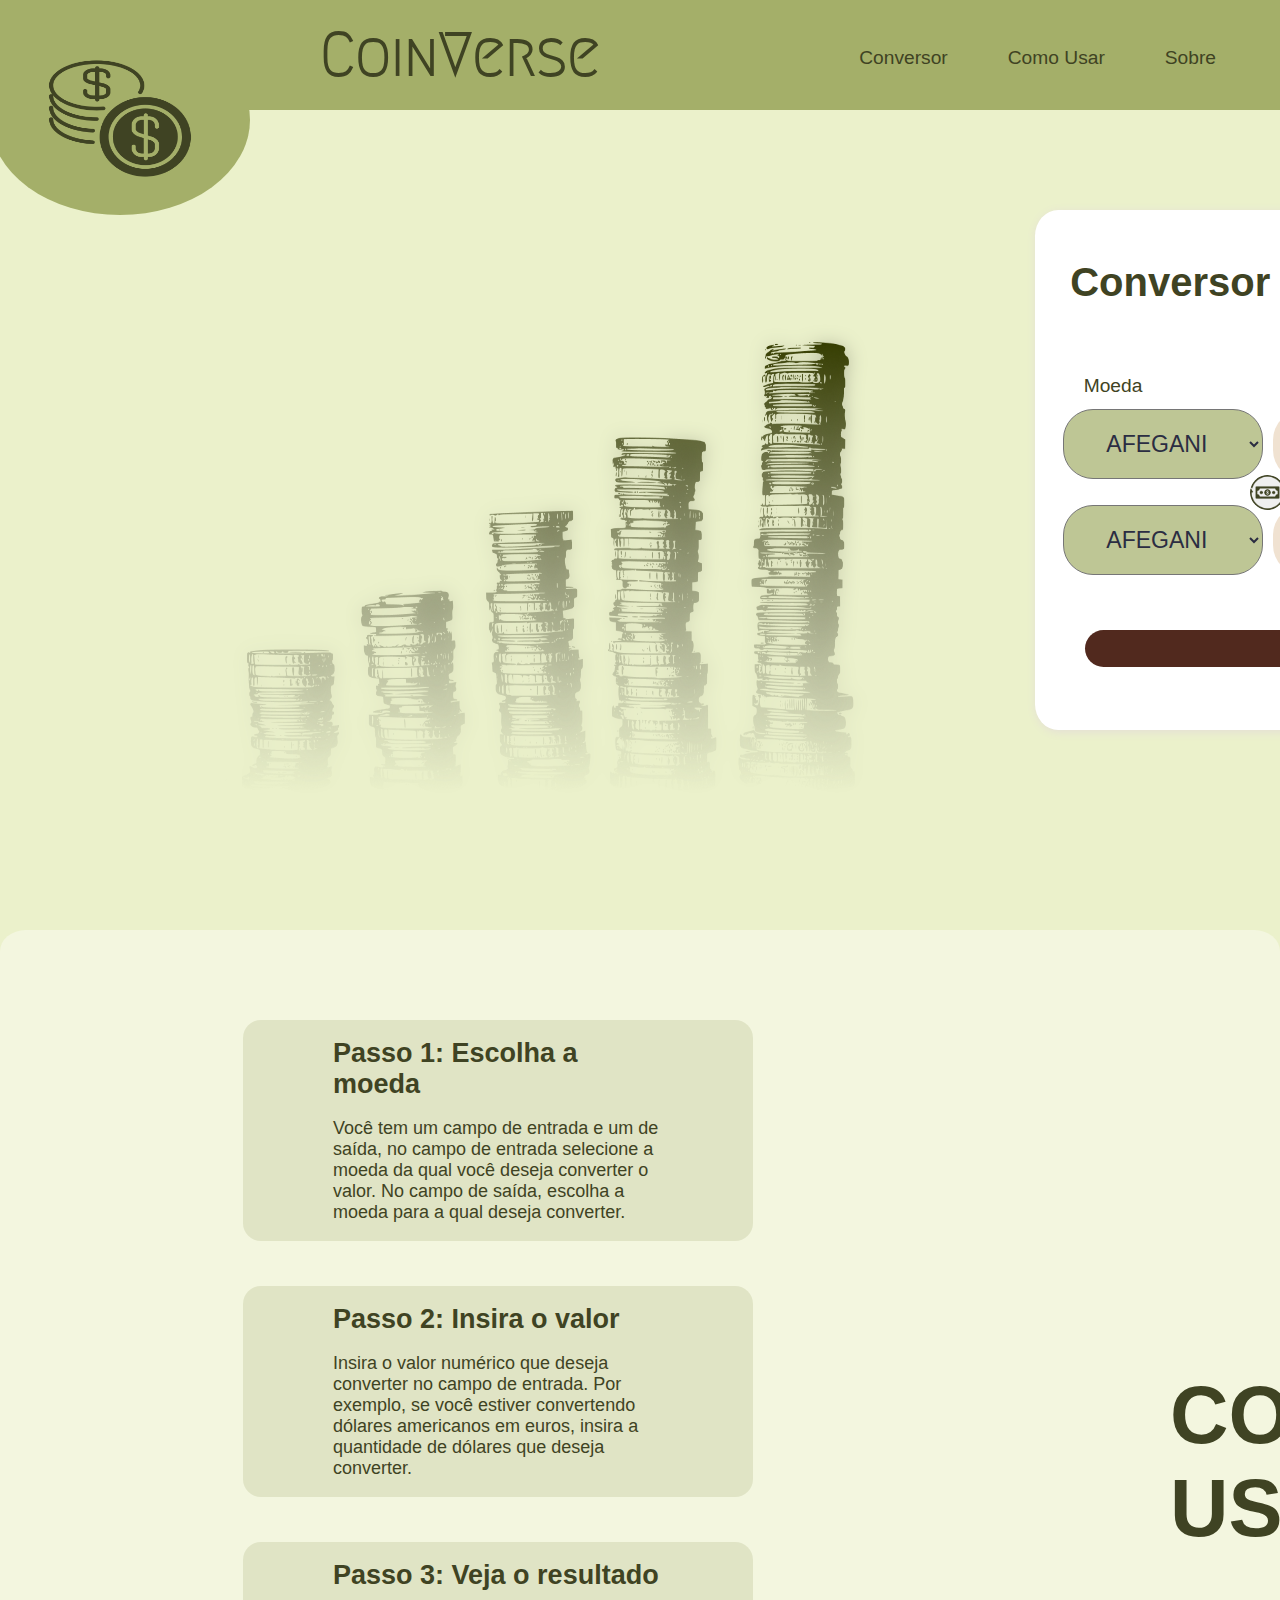
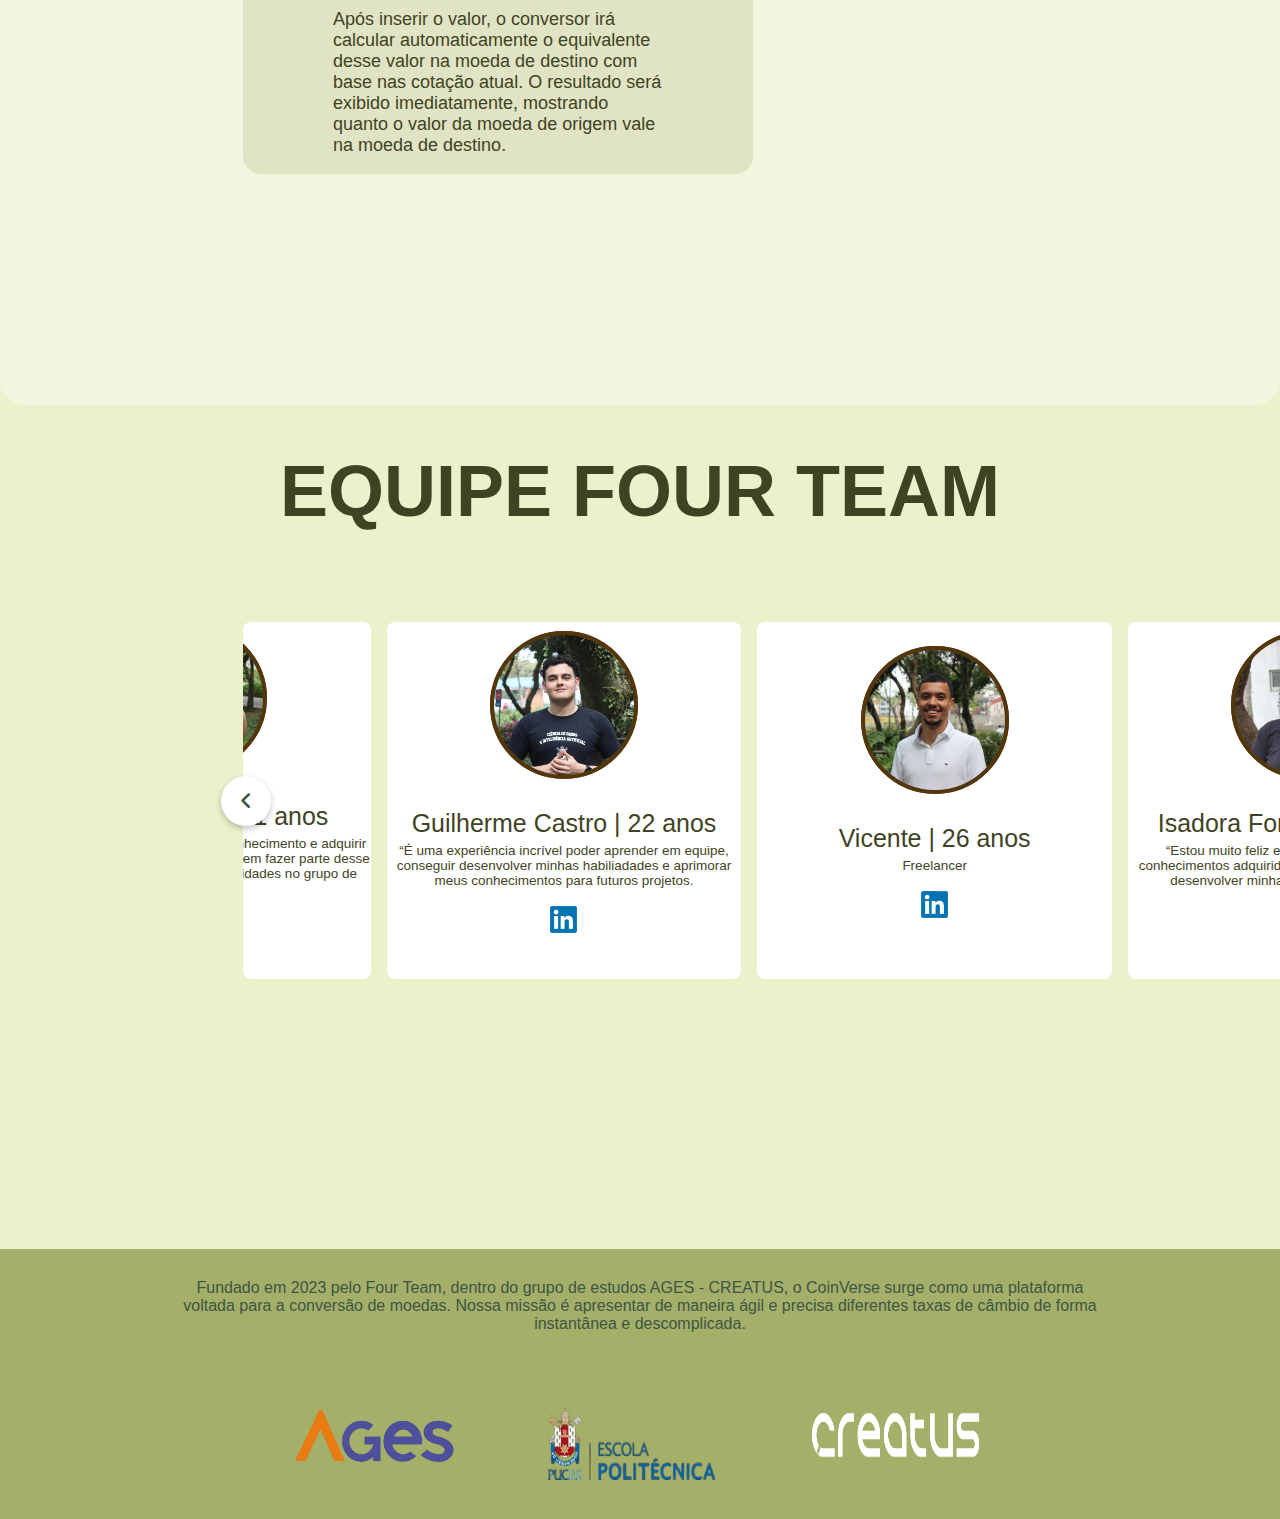
<file: projetoconversor-main/projetomoeda/a/index.html>
<!DOCTYPE html>
<html lang="pt-br">
<head>
    <meta charset="UTF-8">
    <meta name="viewport" content="width=device-width, initial-scale=1.0">
    <link rel="stylesheet" href="https://cdnjs.cloudflare.com/ajax/libs/font-awesome/6.3.0/css/all.min.css">
    <link rel="stylesheet" href="estilo.css">
    <script src="script.js" defer></script>
  

    <title>Conversor</title>
</head>

   <header>
        <div class="titulo">
            <img src="images/logo2.png" alt="">
            <h1>CoinVerse</h1>
        </div>
     
         <ul>
           <li><a href="#conversor">Conversor</a></li>
           <li><a href="#ComoUsar">Como Usar</a></li>
           <li><a href="#equipe">Sobre</a></li>
          </ul>
   </header>
        
    <body>
      
      <section class="conversor" id="conversor">
       <img id="#moedas" src="images/monyy.png" alt="">
        <div class="container">
            <div class="painel">
              <span id="tax_info1"><H2>Conversor de Moeda</H2></span>
              <div>
                <div>
                  <p id="moeda">Moeda</p>
                  <p id="valor">Valor</p>
                </div>
                <select id="from_currency">
                  <option value="AFN">AFEGANI</option>
                  <option value="ZAR">RAND</option>
                  <option value="ALL">LEK ALBANES</option>
                  <option value="BRL">REAL</option>
                  <option value="EUR">EURO</option>
                  <option value="USD">DOLLAR</option>
                  <option value="DZD">DINAR ARGELINO</option>
                  <option value="AOA">KWANZA</option>
                  <option value="XCD">DÓLAR DO CARIBE ORIENTAL</option>
                  <option value="ANG">FLORIM DO CARIBE</option>
                  <option value="SAR">RIAL SAUDITA</option>
                  <option value="ARS">PESO ARGENTINO</option>
                  <option value="AMD">DRAM ARMENIO</option>
                  <option value="AWG">FLORIM DE ARRUBA</option>
                  <option value="AUD">DÓLAR AUSTRLIANO</option>
                  <option value="AZN">MANAT</option>
                  <option value="BSD">DÓLAR DAS BAHAMAS</option>
                  <option value="BHD">DINAR DO BAHREIN</option>
                  <option value="BDT">TAKA</option>
                  <option value="BBD">DÓLAR DE BARBADOS</option>
                  <option value="BYR">RUBLO BIELORRUSSO</option>
                  <option value="BZD">DÓLAR DE BELIZE</option>
                  <option value="XOF">FRANCO CFA OCIDENTAL</option>
                  <option value="BMD">DÓLAR DAS BERMUDAS</option>
                  <option value="INR">RHOUP INDIANO</option>
                  <option value="BTN">NGULTRUM</option>
                  <option value="BOB">BOLIVIANO</option>
                  <option value="BOV">MVDOL</option>
                  <option value="BAM">MARCA CONVERSÍVEL</option>
                  <option value="BWP">PULA</option>
                  <option value="NOK">COROA NORUEGUESA</option>
                  <option value="BND">DÓLAR DE BRUNEI</option>
                  <option value="BGN">LEV BÚLGARO</option>
                  <option value="BIF">FRANCO DO BURUNDI</option>
                  <option value="KYD">DÓLAR DAS ILHAS CAYMAN</option>
                  <option value="KHR">RIEL</option>
                  <option value="XAF">FRANCO CFA DA ÁFRICA CENTRAL</option>
                  <option value="CAD">DÓLAR CANADENSE</option>
                  <option value="CV">ESCUDO DE CABO VERDE</option>
                  <option value="CLP">PESO CHILENO</option>
                  <option value="CLF">UNIDADE DE FOMENTO CHILENA</option>
                  <option value="CNY">RENMINBI CHINÊS</option>
                  <option value="COP">PESO COLOMBIANO</option>
                  <option value="COU">UNIDADE DE VALOR REAL COLOMBIANA</option>
                  <option value="KMF">FRANCO DAS COMORES</option>
                  <option value="CDF">FRANCO CONGOLÊS</option>
                  <option value="CRC">COLÓN COSTA-RIQUENHO</option>
                  <option value="HRK">KUNA CROATA</option>
                  <option value="CUP">PESO CUBANO</option>
                  <option value="CUC">PESO CUBANO CONVERSÍVEL</option>
                  <option value="CZK">COROA TCHÉCA</option>
                  <option value="DKK">COROA DINAMARQUESA</option>
                  <option value="DJF">FRANCO DJIBUTIENSE</option>
                  <option value="DOP">PESO DOMINICANO</option>
                  <option value="EGP">LIBRA EGÍPCIA</option>
                  <option value="ERN">NAKFA ERITREIA</option>
                  <option value="EEK">COROA ESTONIANA</option>
                  <option value="ETB">BIRR ETÍOPE</option>
                  <option value="FJD">DÓLAR DE FIJI</option>
                  <option value="GMD">DALASI GAMBIANO</option>
                  <option value="GEL">LARI GEORGIANO</option>
                  <option value="GHS">CEDI GANÊS</option>
                  <option value="GIP">LIBRA DE GIBRALTAR</option>
                  <option value="GTQ">QUETZAL GUATEMALTECO</option>
                  <option value="GNF">FRANCO GUINEENSE</option>
                  <option value="GYD">DÓLAR DA GUIANA</option>
                  <option value="HTG">GOURDE HAITIANO</option>
                  <option value="HNL">LEMPIRA HONDURENHA</option>
                  <option value="HKD">DÓLAR DE HONG KONG</option>
                  <option value="HUF">FORINT HÚNGARO</option>
                  <option value="ISK">COROA ISLANDESA</option>
                  <option value="IDR">RUPIA INDONÉSIA</option>
                  <option value="IRR">RIAL IRANIANO</option>
                  <option value="IQD">DINAR IRAQUIANO</option>
                  <option value="ILS">NOVO SHEKEL ISRAELENSE</option>
                  <option value="JMD">DÓLAR JAMAICANO</option>
                  <option value="JPY">IENE JAPONÊS</option>
                  <option value="JOD">DINAR JORDANIANO</option>
                  <option value="KZT">TENGE CAZAQUE</option>
                  <option value="KES">XELIM QUENIANO</option>
                  <option value="KPW">WON NORTE-COREANO</option>
                  <option value="KRW">WON SUL-COREANO</option>
                  <option value="KWD">DINAR KUWAITI</option>
                  <option value="KGS">SOM QUIRGUÍZ</option>
                  <option value="KWD">DINAR KUAITIANO</option>
                  <option value="KGS">SOM QUIRGUÍZ</option>
                  <option value="LAK">KIP DO LAOS</option>
                  <option value="LVL">LATS LETÃO</option>
                  <option value="LBP">LIBRA LIBANESA</option>
                  <option value="LSL">LOTI DO LESOTO</option>
                  <option value="LRD">DÓLAR LIBERIANO</option>
                  <option value="LYD">DINAR LÍBIO</option>
                  <option value="CHF">FRANCO SUÍÇO</option>
                  <option value="LTL">LITAS LITUANO</option>
                  <option value="MKD">DINAR MACEDÔNIO</option>
                  <option value="MGA">ARIARY DE MADAGASCAR</option>
                  <option value="MWK">KWACHA DO MALAUI</option>
                  <option value="MYR">RINGGIT MALAIO</option>
                  <option value="MVR">RUFIYAA DAS MALDIVAS</option>
                  <option value="XOF">FRANCO CFA DA ÁFRICA OCIDENTAL</option>
                  <option value="XAF">FRANCO CFA DA ÁFRICA CENTRAL</option>
                  <option value="XPF">FRANCO CFP</option>
                  <option value="MRO">OUGUIYA DA MAURITÂNIA</option>
                  <option value="MUR">RUPIA DE MAURÍCIA</option>
                  <option value="MXN">PESO MEXICANO</option>
                  <option value="MXV">UNIDADE DE INVESTIMENTO MEXICANA</option>
                  <option value="MDL">LEU MOLDAVO</option>
                  <option value="MNT">TUGRIK MONGOL</option>
                  <option value="MAD">DIRHAM MARROQUINO</option>
                  <option value="MZN">METICAL MOÇAMBICANO</option>
                  <option value="MMK">KYAT DE MIANMAR</option>
                  <option value="NAD">DÓLAR DA NAMÍBIA</option>
                  <option value="NPR">RUPIA NEPALESA</option>
                  <option value="NZD">DÓLAR NEOZELANDÊS</option>
                  <option value="NIO">CÓRDOBA NICARAGUENSE</option>
                  <option value="NGN">NAIRA NIGERIANA</option>
                  <option value="NOK">COROA NORUEGUESA</option>
                  <option value="OMR">RIAL OMANI</option>
                  <option value="PAB">BALBOA PANAMENHO</option>
                  <option value="PGK">KINA PAPUÁSIA-NOVA-GUINEENSE</option>
                  <option value="PYG">GUARANI PARAGUAIO</option>
                  <option value="PEN">SOL PERUANO</option>
                  <option value="PHP">PESO FILIPINO</option>
                  <option value="PLN">ZLOTY POLONÊS</option>
                  <option value="QAR">RIAL CATARI</option>
                  <option value="RON">LEU ROMENO</option>
                  <option value="RUB">RUBLO RUSSO</option>
                  <option value="RWF">FRANCO RUANDÊS</option>
                  <option value="WST">TALA SAMOANO</option>
                  <option value="STD">DOBRAS DE SÃO TOMÉ E PRÍNCIPE</option>
                  <option value="SAR">RIAL SAUDITA</option>
                  <option value="RSD">DINAR SÉRVIO</option>
                  <option value="SCR">RUPIA SEICHELENSE</option>
                  <option value="SLL">LEONE SERRA LEOSENSE</option>
                  <option value="SGD">DÓLAR SINGAPURENSE</option>
                  <option value="SKK">COROA ESLOVACA</option>
                  <option value="SBD">DÓLAR DAS ILHAS SALOMÃO</option>
                  <option value="SOS">XELIM SOMALI</option>
                  <option value="ZAR">RAND SUL-AFRICANO</option>
                  <option value="SSP">LIBRA SUL-SUDANESA</option>
                  <option value="LKR">RUPIA DO SRI LANKA</option>
                  <option value="SDG">LIBRA DO SUDÃO</option>
                  <option value="SRD">DÓLAR SURINAMÊS</option>
                  <option value="SZL">LILANGENI DA SUAZILÂNDIA</option>
                  <option value="SEK">COROA SUECA</option>
                  <option value="CHF">FRANCO SUÍÇO</option>
                  <option value="SYP">LIBRA SÍRIA</option>
                  <option value="TWD">NOVO DÓLAR DE TAIWAN</option>
                  <option value="TJS">SOMONI DO TAJIQUISTÃO</option>
                  <option value="TZS">XELIM DA TANZÂNIA</option>
                  <option value="THB">BAHT TAILANDÊS</option>
                  <option value="TOP">PA'ANGA DE TONGA</option>
                  <option value="TTD">DÓLAR TRINITINO</option>
                  <option value="TND">DINAR TUNISIANO</option>
                  <option value="TRY">NOVA LIRA TURCA</option>
                  <option value="TMT">MANAT DO TURQUEMENISTÃO</option>
                  <option value="UGX">XELIM UGANDENSE</option>
                  <option value="UAH">GRÍVIA UCRANIANA</option>
                  <option value="AED">DIRHAM DOS EMIRADOS ÁRABES UNIDOS</option>
                  <option value="GBP">LIBRA ESTERLINA</option>
                  <option value="USD">DÓLAR DOS ESTADOS UNIDOS</option>
                  <option value="UYU">PESO URUGUAIO</option>
                  <option value="UZS">SUM UZBEQUE</option>
                  <option value="VUV">VATU VANUATUENSE</option>
                  <option value="VEF">BOLÍVAR VENEZUELANO</option>
                  <option value="VND">DONG VIETNAMITA</option>
                  <option value="YER">RIAL IEMENITA</option>
                  <option value="ZMW">QUACHA ZAMBIANA</option>
                  <option value="ZWL">DÓLAR ZIMBABUENSE</option>
                </select>
                <input type="number" id="from_ammount" value="1"/>
              </div>
          
              <button id="swap"></button>

              <div>
                
                <select id="to_currency"></select>
                <input type="number" id="to_ammount"/>
              </div>
              <span id="tax_info"></span>
            </div>
          </div>

          
          <script>
  
            const label_from_currency = document.getElementById('from_currency');
          const input_from_ammount = document.getElementById('from_ammount');
          const label_to_currency = document.getElementById('to_currency');
          const input_to_ammount = document.getElementById('to_ammount');
          const tax_info = document.getElementById('tax_info'); // Corrigi o erro aqui
          const swap = document.getElementById('swap');
          
          label_from_currency.addEventListener('change', calculate);
          input_from_ammount.addEventListener('input', calculate); // Corrigi o erro aqui
          label_to_currency.addEventListener('change', calculate);
          input_to_ammount.addEventListener('input', calculate); 
          
          swap.addEventListener('click',swapCurrencies);
          
          
          main();
          function main() {
            let currency = {
                  "AFN": "AFEGANI",
                  "ZAR": "RAND",
                  "ALL": "LEK ALBANES",
                  "BRL": "REAL",
                  "EUR": "EURO",
                  "USD": "DOLLAR",
                  "DZD": "DINAR ARGELINO",
                  "AOA": "KWANZA",
                  "XCD": "DÓLAR DO CARIBE ORIENTAL",
                  "ANG": "FLORIM DO CARIBE",
                  "SAR": "RIAL SAUDITA",
                  "ARS": "PESO ARGENTINO",
                  "AMD": "DRAM ARMENIO",      
                  "AWG": "FLORIM DE ARRUBA",
                  "AUD": "DÓLAR AUSTRLIANO",
                  "AZN": "MANAT",
                  "BSD":"DÓLAR DAS BAHAMAS",
                  "BHD":"DINAR DO BAHREIN",
                  "BDT":"TAKA",
                  "BBD":"DÓLAR DE BARBADOS",
                  "BYR":"RUBLO BIELORRUSSO",
                  "BZD":"DÓLAR DE BELIZE",
                  "XOF":"FRANCO CFA OCIDENTAL",
                  "BMD":"DÓLAR DAS BERMUDAS",
                  "INR":"RHOUP INDIANO",
                  "BTN":"NGULTRUM",
                  "BOB":"BOLIVIANO",
                  "BOV":"MVDOL",
                  "BAM":"MARCA CONVERSÍVEL",
                  "BWP":"PULA",
                  "NOK":"COROA NORUEGUESA",
                  "BND":"DÓLAR DE BRUNEI",
                  "BGN":"LEV BÚLGARO",
                  "BIF":"FRANCO DO BURUNDI",
                  "KYD":"DÓLAR DAS ILHAS CAYMAN",
                  "KHR":"RIEL",
                  "XAF":"FRANCO CFA CENTRAL",
                  "CAD":"DÓLAR CANADENSE",
                  "CV": "ESCUDO DE CABO VERDE",
                  "CLP":"PESO CHILENO",
                  "CLF": "UNIDADE DE FOMENTO CHILENA",
                  "CNY": "RENMINBI CHINÊS",
                  "COP": "PESO COLOMBIANO",
                  "COU": "UNIDADE DE VALOR REAL COLOMBIANA",
                  "KMF": "FRANCO DAS COMORES",
                  "CDF": "FRANCO CONGOLÊS",
                  "CRC": "COLÓN COSTA-RIQUENHO",
                  "HRK": "KUNA CROATA",
                  "CUP": "PESO CUBANO",
                  "CUC": "PESO CUBANO CONVERSÍVEL",
                  "CZK": "COROA TCHÉCA",
                  "DKK": "COROA DINAMARQUESA",
                  "DJF": "FRANCO DJIBUTIENSE",
                  "DOP": "PESO DOMINICANO",
                  "EGP": "LIBRA EGÍPCIA",
                  "ERN": "NAKFA ERITREIA",
                  "EEK": "COROA ESTONIANA",
                  "ETB": "BIRR ETÍOPE",
                  "FJD": "DÓLAR DE FIJI",
                  "GMD": "DALASI GAMBIANO",
                  "GEL": "LARI GEORGIANO",
                  "GHS": "CEDI GANÊS",
                  "GIP": "LIBRA DE GIBRALTAR",
                  "GTQ": "QUETZAL GUATEMALTECO",
                  "GNF": "FRANCO GUINEENSE",
                  "GYD": "DÓLAR DA GUIANA",
                  "HTG": "GOURDE HAITIANO",
                  "HNL": "LEMPIRA HONDURENHA",
                  "HKD": "DÓLAR DE HONG KONG",
                  "HUF": "FORINT HÚNGARO",
                  "ISK": "COROA ISLANDESA",
                  "IDR": "RUPIA INDONÉSIA",
                  "IRR": "RIAL IRANIANO",
                  "IQD": "DINAR IRAQUIANO",
                  "ILS": "NOVO SHEKEL ISRAELENSE",
                  "JMD": "DÓLAR JAMAICANO",
                  "JPY": "IENE JAPONÊS",
                  "JOD": "DINAR JORDANIANO",
                  "KZT": "TENGE CAZAQUE",
                  "KES": "XELIM QUENIANO",
                  "KPW": "WON NORTE-COREANO",
                  "KRW": "WON SUL-COREANO",
                  "KWD": "DINAR KUWAITI",
                  "KGS": "SOM QUIRGUIZ",
                  "KWD": "DINAR KUAITIANO",
                  "KGS": "SOM QUIRGUÍZ",
                  "LAK": "KIP DO LAOS",
                  "LVL": "LATS LETÃO",
                  "LBP": "LIBRA LIBANESA",
                  "LSL": "LOTI DO LESOTO",
                  "LRD": "DÓLAR LIBERIANO",
                  "LYD": "DINAR LÍBIO",
                  "CHF": "FRANCO SUÍÇO",
                  "LTL": "LITAS LITUANO",
                  "MKD": "DINAR MACEDÔNIO",
                  "MGA": "ARIARY DE MADAGASCAR",
                  "MWK": "KWACHA DO MALAUI",
                  "MYR": "RINGGIT MALAIO",
                  "MVR": "RUFIYAA DAS MALDIVAS",
                  "XOF": "FRANCO CFA DA ÁFRICA OCIDENTAL",
                  "XAF": "FRANCO CFA DA ÁFRICA CENTRAL",
                  "XPF": "FRANCO CFP",
                  "MRO": "OUGUIYA DA MAURITÂNIA",
                  "MUR": "RUPIA DE MAURÍCIA",
                  "MXN": "PESO MEXICANO",
                  "MXV": "UNIDADE DE INVESTIMENTO MEXICANA",
                  "MDL": "LEU MOLDAVO",
                  "MNT": "TUGRIK MONGOL",
                  "MAD": "DIRHAM MARROQUINO",
                  "MZN": "METICAL MOÇAMBICANO",
                  "MMK": "KYAT DE MIANMAR",
                  "NAD": "DÓLAR DA NAMÍBIA",
                  "NPR": "RUPIA NEPALESA",
                  "NZD": "DÓLAR NEOZELANDÊS",
                  "NIO": "CÓRDOBA NICARAGUENSE",
                  "NGN": "NAIRA NIGERIANA",
                  "NOK": "COROA NORUEGUESA",
                  "OMR": "RIAL OMANI",
                  "PAB": "BALBOA PANAMENHO",
                  "PGK": "KINA PAPUÁSIA-NOVA-GUINEENSE",
                  "PYG": "GUARANI PARAGUAIO",
                  "PEN": "SOL PERUANO",
                  "PHP": "PESO FILIPINO",
                  "PLN": "ZLOTY POLONÊS",
                  "QAR": "RIAL CATARI",
                  "RON": "LEU ROMENO",
                  "RUB": "RUBLO RUSSO",
                  "RWF": "FRANCO RUANDÊS",
                  "WST": "TALA SAMOANO",
                  "STD": "DOBRAS DE SÃO TOMÉ E PRÍNCIPE",
                  "SAR": "RIAL SAUDITA",
                  "RSD": "DINAR SÉRVIO",
                  "SCR": "RUPIA SEICHELENSE",
                  "SLL": "LEONE SERRA LEOSENSE",
                  "SGD": "DÓLAR SINGAPURENSE",
                  "SKK": "COROA ESLOVACA",
                  "SBD": "DÓLAR DAS ILHAS SALOMÃO",
                  "SOS": "XELIM SOMALI",
                  "ZAR": "RAND SUL-AFRICANO",
                  "SSP": "LIBRA SUL-SUDANESA",
                  "LKR": "RUPIA DO SRI LANKA",
                  "SDG": "LIBRA DO SUDÃO",
                  "SRD": "DÓLAR SURINAMÊS",
                  "SZL": "LILANGENI DA SUAZILÂNDIA",
                  "SEK": "COROA SUECA",
                  "CHF": "FRANCO SUÍÇO",
                  "SYP": "LIBRA SÍRIA",
                  "TWD": "NOVO DÓLAR DE TAIWAN",
                  "TJS": "SOMONI DO TAJIQUISTÃO",
                  "TZS": "XELIM DA TANZÂNIA",
                  "THB": "BAHT TAILANDÊS",
                  "TOP": "PA'ANGA DE TONGA",
                  "TTD": "DÓLAR TRINITINO",
                  "TND": "DINAR TUNISIANO",
                  "TRY": "NOVA LIRA TURCA",
                  "TMT": "MANAT DO TURQUEMENISTÃO",
                  "UGX": "XELIM UGANDENSE",
                  "UAH": "GRÍVIA UCRANIANA",
                  "AED": "DIRHAM DOS EMIRADOS ÁRABES UNIDOS",
                  "GBP": "LIBRA ESTERLINA",
                  "USD": "DÓLAR DOS ESTADOS UNIDOS",
                  "UYU": "PESO URUGUAIO",
                  "UZS": "SUM UZBEQUE",
                  "VUV": "VATU VANUATUENSE",
                  "VEF": "BOLÍVAR VENEZUELANO",
                  "VND": "DONG VIETNAMITA",
                  "YER": "RIAL IEMENITA",
                  "ZMW": "QUACHA ZAMBIANA",
                  "ZWL": "DÓLAR ZIMBABUENSE"
                  
            }
            options = [];
            for (let [key, value] of Object.entries(currency)) {
              options.push(`<option value='${key}'>${value}</option>`);
            }
            label_to_currency.innerHTML = options.join('\n'); // Corrigi o erro aqui
            
            calculate();
          }
          function swapCurrencies() {
            let temp = label_from_currency.value;
            label_from_currency.value = label_to_currency.value;
            label_to_currency.value = temp;
            calculate();
          }
          
          
          async function getURL(url) {
            return (await fetch(url)).json();
          }
          function getinfoSelect(select) {
            return select.options[select.selectedIndex].text;
          }
          async function calculate() {
            let from = label_from_currency.value;
            let to = label_to_currency.value;
            
            let { rates } = await getURL(`https://api.exchangerate-api.com/v4/latest/${from}`);
            let rate = rates[to];
            tax_info.innerText = `1 ${getinfoSelect(label_from_currency)} = ${rate} ${getinfoSelect(label_to_currency)}`;
            input_to_ammount.value = (input_from_ammount.value * rate).toFixed(2);}
            
            
            </script>
            </section>

            <section id="ComoUsar">
      
              <div id="passos"> 
                <h2 id="passo">Passo 1: Escolha a moeda</h2>
                <p id="texto">Você tem um campo de entrada e um
                    de saída, no campo de entrada
                    selecione a moeda da qual você deseja
                    converter o valor. No campo de saída,
                    escolha a moeda para a qual deseja
                    converter.</p>
              </div>
              <div id="passos">
                    <h2 id="passo">Passo 2: Insira o valor</h2>
                    <p id="texto">Insira o valor numérico que deseja
                        converter no campo de entrada. Por
                        exemplo, se você estiver convertendo
                        dólares americanos em euros, insira a
                        quantidade de dólares que deseja
                        converter.</p>
              </div>
              <div id="passos">
              <h2 id="passo">Passo 3: Veja o resultado</h2>
                <p id="texto">Após inserir o valor, o conversor irá
                    calcular automaticamente o equivalente
                    desse valor na moeda de destino com
                    base nas cotação atual. O resultado
                    será exibido imediatamente, mostrando
                    quanto o valor da moeda de origem
                    vale na moeda de destino.</p>
              </div> 
              <div id="usar">
                <H2>COMO USAR?</H2>
              </div>
            </section>

            <section id="equipe">
              <div>
                <h2 id="sobre">EQUIPE FOUR TEAM</h2>
              </div>
              <div class="wrapper">
                <i id="left" class="fa-solid fa-angle-left"></i>
                <ul class="carousel">
                  <li class="card">
                    <div class="img"><img src="images/img1.jpeg" alt="img" draggable="false"></div>
                    <h2>Isadora Fonseca | 20 anos</h2>
                    <span>“Estou muito feliz em poder compartilhar meus conhecimentos adquiridos
                      no grupo de estudos e poder desenvolver minhas habilidades com o time.”</span>
                      <a href="https://www.linkedin.com/in/isadora-fonseca-aa7545257" target="_blank">
                        <img id="linkedin" src="images/linkedin.png" alt="">
                      </a>                  </li>
                  <li class="card">
                    <div class="img"><img src="images/img2.jpeg" alt="img" draggable="false"></div>
                    <h2>Isadora Morari | 21 anos</h2>
                    <span>“É muito gratificante compartilhar conhecimento e adquirir novas experiências. Estou muito feliz em fazer parte desse time e de desenvolver minhas habilidades no grupo de estudos. ”</span>
                    <a href="https://www.linkedin.com/in/isadoramcamargo/" target="_blank">
                      <img id="linkedin" src="images/linkedin.png" alt="">
                    </a>                  </li>
                  <li class="card">
                    <div class="img"><img src="images/img3.jpeg" alt="img" draggable="false"></div>
                    <h2> Guilherme Castro | 22 anos</h2>
                    <span>“É uma experiência incrível poder aprender em equipe, conseguir 
                      desenvolver minhas habiliadades e aprimorar meus conhecimentos para futuros projetos. </span>
                    <a href="https://www.linkedin.com/in/guilhermecoutodecastro/" target="_blank">
                      <img id="linkedin" src="images/linkedin.png" alt="">
                    </a>                  </li>
                  <li class="card">
                    <div class="img"><img src="images/img4.jpeg" alt="img" draggable="false"></div>
                    <h2>Vicente | 26 anos</h2>
                    <span>Freelancer</span>
                    <a href="" target="_blank">
                      <img id="linkedin" src="images/linkedin.png" alt="">
                    </a>
                  </li>
                  
                </ul>
                <i id="right" class="fa-solid fa-angle-right"></i>
              </div>
            </section>

            <footer> 
              <div>
                   <p>Fundado em 2023 pelo Four Team, dentro do grupo de estudos AGES - CREATUS, o CoinVerse surge como uma plataforma voltada para a conversão de moedas. Nossa missão é apresentar de maneira ágil e precisa diferentes taxas de câmbio de forma instantânea e descomplicada.</p>
               </div>
               <div class="logos">
                <a href="https://www.ages.pucrs.br/" target="_blank">
                  <img id="logoages" src="images/logoages.png" alt="">
                </a>
                <a href="https://www.pucrs.br/politecnica/" target="_blank">
                  <img id="politecnica" src="images/politecnica.png" alt="">
                </a>
                <a href="https://creatusdev.com/" target="_blank">
                  <img id="logocreatus" src="images/creatus.png" alt="">
                </a>
               </div>
            </footer>

          </body>
          </html>
</file>
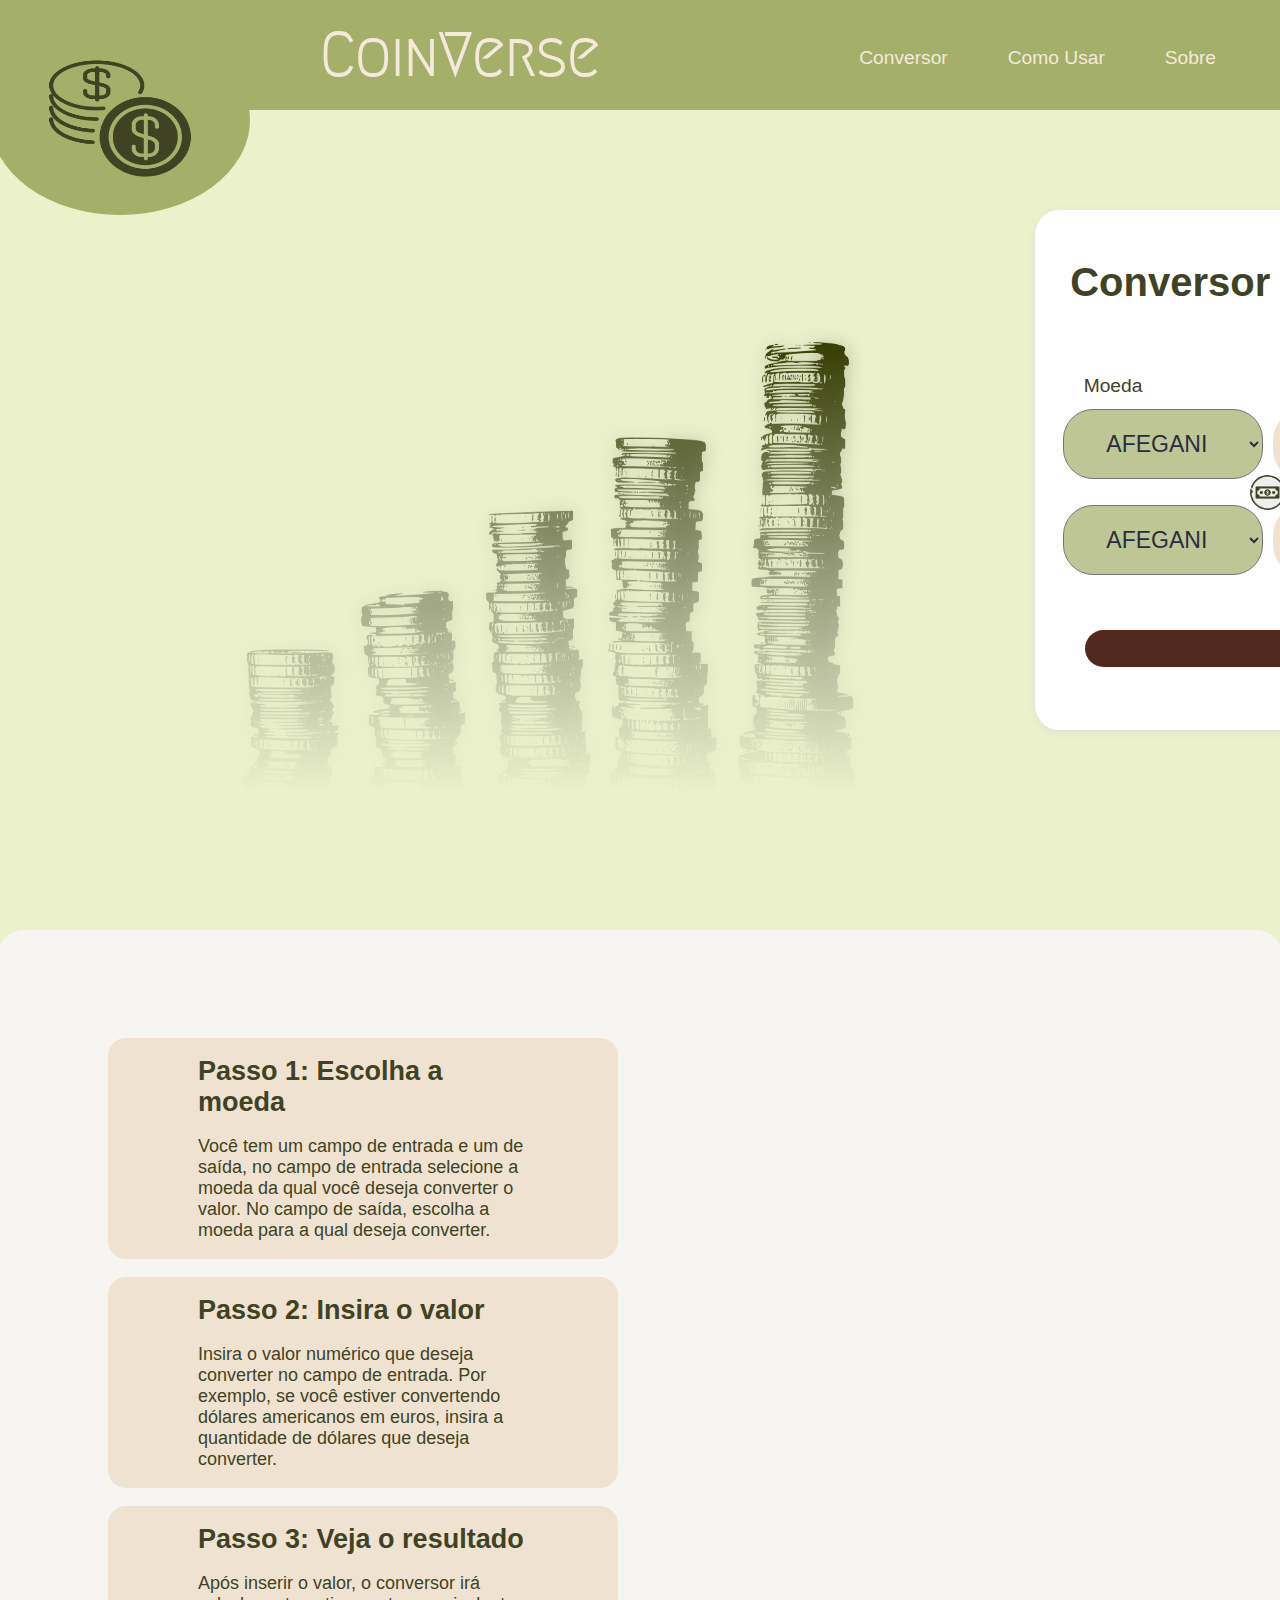
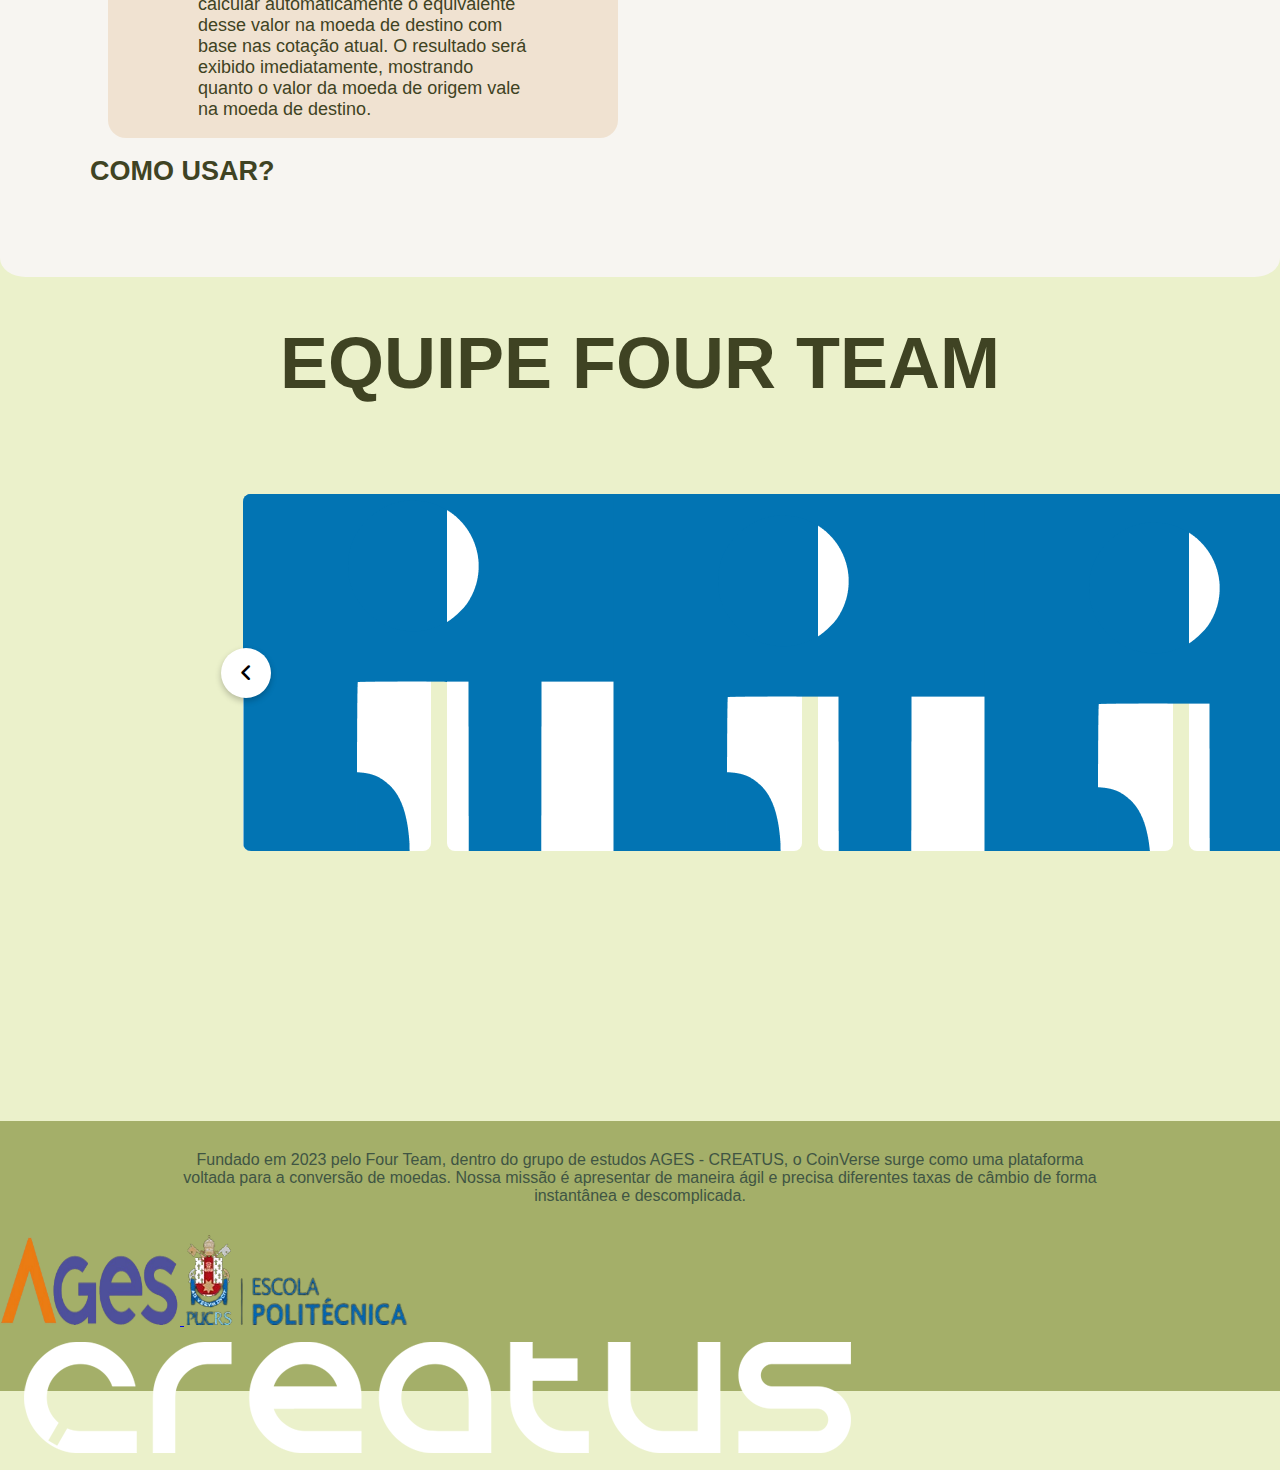
<file: projetoconversor-main/projetoconversor-main/projetomoeda/a/index.html>
<!DOCTYPE html>
<html lang="pt-br">
<head>
    <meta charset="UTF-8">
    <meta name="viewport" content="width=device-width, initial-scale=1.0">
    <link rel="stylesheet" href="https://cdnjs.cloudflare.com/ajax/libs/font-awesome/6.3.0/css/all.min.css">
    <link rel="stylesheet" href="estilo.css">
    <script src="script.js" defer></script>
  

    <title>Conversor</title>
</head>

   <header>
        <div class="titulo">
            <img src="images/logo2.png" alt="">
            <h1>CoinVerse</h1>
        </div>
     
         <ul>
           <li><a href="#conversor">Conversor</a></li>
           <li><a href="#ComoUsar">Como Usar</a></li>
           <li><a href="#equipe">Sobre</a></li>
          </ul>
   </header>
        
    <body>
      
      <section class="conversor" id="conversor">
       <img id="#moedas" src="images/monyy.png" alt="">
        <div class="container">
            <div class="painel">
              <span id="tax_info1"><H2>Conversor de Moeda</H2></span>
              <div>
                <div>
                  <p id="moeda">Moeda</p>
                  <p id="valor">Valor</p>
                </div>
                <select id="from_currency">
                  <option value="AFN">AFEGANI</option>
                  <option value="ZAR">RAND</option>
                  <option value="ALL">LEK ALBANES</option>
                  <option value="BRL">REAL</option>
                  <option value="EUR">EURO</option>
                  <option value="USD">DOLLAR</option>
                  <option value="DZD">DINAR ARGELINO</option>
                  <option value="AOA">KWANZA</option>
                  <option value="XCD">DÓLAR DO CARIBE ORIENTAL</option>
                  <option value="ANG">FLORIM DO CARIBE</option>
                  <option value="SAR">RIAL SAUDITA</option>
                  <option value="ARS">PESO ARGENTINO</option>
                  <option value="AMD">DRAM ARMENIO</option>
                  <option value="AWG">FLORIM DE ARRUBA</option>
                  <option value="AUD">DÓLAR AUSTRLIANO</option>
                  <option value="AZN">MANAT</option>
                  <option value="BSD">DÓLAR DAS BAHAMAS</option>
                  <option value="BHD">DINAR DO BAHREIN</option>
                  <option value="BDT">TAKA</option>
                  <option value="BBD">DÓLAR DE BARBADOS</option>
                  <option value="BYR">RUBLO BIELORRUSSO</option>
                  <option value="BZD">DÓLAR DE BELIZE</option>
                  <option value="XOF">FRANCO CFA OCIDENTAL</option>
                  <option value="BMD">DÓLAR DAS BERMUDAS</option>
                  <option value="INR">RHOUP INDIANO</option>
                  <option value="BTN">NGULTRUM</option>
                  <option value="BOB">BOLIVIANO</option>
                  <option value="BOV">MVDOL</option>
                  <option value="BAM">MARCA CONVERSÍVEL</option>
                  <option value="BWP">PULA</option>
                  <option value="NOK">COROA NORUEGUESA</option>
                  <option value="BND">DÓLAR DE BRUNEI</option>
                  <option value="BGN">LEV BÚLGARO</option>
                  <option value="BIF">FRANCO DO BURUNDI</option>
                  <option value="KYD">DÓLAR DAS ILHAS CAYMAN</option>
                  <option value="KHR">RIEL</option>
                  <option value="XAF">FRANCO CFA DA ÁFRICA CENTRAL</option>
                  <option value="CAD">DÓLAR CANADENSE</option>
                  <option value="CV">ESCUDO DE CABO VERDE</option>
                  <option value="CLP">PESO CHILENO</option>
                  <option value="CLF">UNIDADE DE FOMENTO CHILENA</option>
                  <option value="CNY">RENMINBI CHINÊS</option>
                  <option value="COP">PESO COLOMBIANO</option>
                  <option value="COU">UNIDADE DE VALOR REAL COLOMBIANA</option>
                  <option value="KMF">FRANCO DAS COMORES</option>
                  <option value="CDF">FRANCO CONGOLÊS</option>
                  <option value="CRC">COLÓN COSTA-RIQUENHO</option>
                  <option value="HRK">KUNA CROATA</option>
                  <option value="CUP">PESO CUBANO</option>
                  <option value="CUC">PESO CUBANO CONVERSÍVEL</option>
                  <option value="CZK">COROA TCHÉCA</option>
                  <option value="DKK">COROA DINAMARQUESA</option>
                  <option value="DJF">FRANCO DJIBUTIENSE</option>
                  <option value="DOP">PESO DOMINICANO</option>
                  <option value="EGP">LIBRA EGÍPCIA</option>
                  <option value="ERN">NAKFA ERITREIA</option>
                  <option value="EEK">COROA ESTONIANA</option>
                  <option value="ETB">BIRR ETÍOPE</option>
                  <option value="FJD">DÓLAR DE FIJI</option>
                  <option value="GMD">DALASI GAMBIANO</option>
                  <option value="GEL">LARI GEORGIANO</option>
                  <option value="GHS">CEDI GANÊS</option>
                  <option value="GIP">LIBRA DE GIBRALTAR</option>
                  <option value="GTQ">QUETZAL GUATEMALTECO</option>
                  <option value="GNF">FRANCO GUINEENSE</option>
                  <option value="GYD">DÓLAR DA GUIANA</option>
                  <option value="HTG">GOURDE HAITIANO</option>
                  <option value="HNL">LEMPIRA HONDURENHA</option>
                  <option value="HKD">DÓLAR DE HONG KONG</option>
                  <option value="HUF">FORINT HÚNGARO</option>
                  <option value="ISK">COROA ISLANDESA</option>
                  <option value="IDR">RUPIA INDONÉSIA</option>
                  <option value="IRR">RIAL IRANIANO</option>
                  <option value="IQD">DINAR IRAQUIANO</option>
                  <option value="ILS">NOVO SHEKEL ISRAELENSE</option>
                  <option value="JMD">DÓLAR JAMAICANO</option>
                  <option value="JPY">IENE JAPONÊS</option>
                  <option value="JOD">DINAR JORDANIANO</option>
                  <option value="KZT">TENGE CAZAQUE</option>
                  <option value="KES">XELIM QUENIANO</option>
                  <option value="KPW">WON NORTE-COREANO</option>
                  <option value="KRW">WON SUL-COREANO</option>
                  <option value="KWD">DINAR KUWAITI</option>
                  <option value="KGS">SOM QUIRGUÍZ</option>
                  <option value="KWD">DINAR KUAITIANO</option>
                  <option value="KGS">SOM QUIRGUÍZ</option>
                  <option value="LAK">KIP DO LAOS</option>
                  <option value="LVL">LATS LETÃO</option>
                  <option value="LBP">LIBRA LIBANESA</option>
                  <option value="LSL">LOTI DO LESOTO</option>
                  <option value="LRD">DÓLAR LIBERIANO</option>
                  <option value="LYD">DINAR LÍBIO</option>
                  <option value="CHF">FRANCO SUÍÇO</option>
                  <option value="LTL">LITAS LITUANO</option>
                  <option value="MKD">DINAR MACEDÔNIO</option>
                  <option value="MGA">ARIARY DE MADAGASCAR</option>
                  <option value="MWK">KWACHA DO MALAUI</option>
                  <option value="MYR">RINGGIT MALAIO</option>
                  <option value="MVR">RUFIYAA DAS MALDIVAS</option>
                  <option value="XOF">FRANCO CFA DA ÁFRICA OCIDENTAL</option>
                  <option value="XAF">FRANCO CFA DA ÁFRICA CENTRAL</option>
                  <option value="XPF">FRANCO CFP</option>
                  <option value="MRO">OUGUIYA DA MAURITÂNIA</option>
                  <option value="MUR">RUPIA DE MAURÍCIA</option>
                  <option value="MXN">PESO MEXICANO</option>
                  <option value="MXV">UNIDADE DE INVESTIMENTO MEXICANA</option>
                  <option value="MDL">LEU MOLDAVO</option>
                  <option value="MNT">TUGRIK MONGOL</option>
                  <option value="MAD">DIRHAM MARROQUINO</option>
                  <option value="MZN">METICAL MOÇAMBICANO</option>
                  <option value="MMK">KYAT DE MIANMAR</option>
                  <option value="NAD">DÓLAR DA NAMÍBIA</option>
                  <option value="NPR">RUPIA NEPALESA</option>
                  <option value="NZD">DÓLAR NEOZELANDÊS</option>
                  <option value="NIO">CÓRDOBA NICARAGUENSE</option>
                  <option value="NGN">NAIRA NIGERIANA</option>
                  <option value="NOK">COROA NORUEGUESA</option>
                  <option value="OMR">RIAL OMANI</option>
                  <option value="PAB">BALBOA PANAMENHO</option>
                  <option value="PGK">KINA PAPUÁSIA-NOVA-GUINEENSE</option>
                  <option value="PYG">GUARANI PARAGUAIO</option>
                  <option value="PEN">SOL PERUANO</option>
                  <option value="PHP">PESO FILIPINO</option>
                  <option value="PLN">ZLOTY POLONÊS</option>
                  <option value="QAR">RIAL CATARI</option>
                  <option value="RON">LEU ROMENO</option>
                  <option value="RUB">RUBLO RUSSO</option>
                  <option value="RWF">FRANCO RUANDÊS</option>
                  <option value="WST">TALA SAMOANO</option>
                  <option value="STD">DOBRAS DE SÃO TOMÉ E PRÍNCIPE</option>
                  <option value="SAR">RIAL SAUDITA</option>
                  <option value="RSD">DINAR SÉRVIO</option>
                  <option value="SCR">RUPIA SEICHELENSE</option>
                  <option value="SLL">LEONE SERRA LEOSENSE</option>
                  <option value="SGD">DÓLAR SINGAPURENSE</option>
                  <option value="SKK">COROA ESLOVACA</option>
                  <option value="SBD">DÓLAR DAS ILHAS SALOMÃO</option>
                  <option value="SOS">XELIM SOMALI</option>
                  <option value="ZAR">RAND SUL-AFRICANO</option>
                  <option value="SSP">LIBRA SUL-SUDANESA</option>
                  <option value="LKR">RUPIA DO SRI LANKA</option>
                  <option value="SDG">LIBRA DO SUDÃO</option>
                  <option value="SRD">DÓLAR SURINAMÊS</option>
                  <option value="SZL">LILANGENI DA SUAZILÂNDIA</option>
                  <option value="SEK">COROA SUECA</option>
                  <option value="CHF">FRANCO SUÍÇO</option>
                  <option value="SYP">LIBRA SÍRIA</option>
                  <option value="TWD">NOVO DÓLAR DE TAIWAN</option>
                  <option value="TJS">SOMONI DO TAJIQUISTÃO</option>
                  <option value="TZS">XELIM DA TANZÂNIA</option>
                  <option value="THB">BAHT TAILANDÊS</option>
                  <option value="TOP">PA'ANGA DE TONGA</option>
                  <option value="TTD">DÓLAR TRINITINO</option>
                  <option value="TND">DINAR TUNISIANO</option>
                  <option value="TRY">NOVA LIRA TURCA</option>
                  <option value="TMT">MANAT DO TURQUEMENISTÃO</option>
                  <option value="UGX">XELIM UGANDENSE</option>
                  <option value="UAH">GRÍVIA UCRANIANA</option>
                  <option value="AED">DIRHAM DOS EMIRADOS ÁRABES UNIDOS</option>
                  <option value="GBP">LIBRA ESTERLINA</option>
                  <option value="USD">DÓLAR DOS ESTADOS UNIDOS</option>
                  <option value="UYU">PESO URUGUAIO</option>
                  <option value="UZS">SUM UZBEQUE</option>
                  <option value="VUV">VATU VANUATUENSE</option>
                  <option value="VEF">BOLÍVAR VENEZUELANO</option>
                  <option value="VND">DONG VIETNAMITA</option>
                  <option value="YER">RIAL IEMENITA</option>
                  <option value="ZMW">QUACHA ZAMBIANA</option>
                  <option value="ZWL">DÓLAR ZIMBABUENSE</option>
                </select>
                <input type="number" id="from_ammount" value="1"/>
              </div>
          
              <button id="swap"></button>

              <div>
                
                <select id="to_currency"></select>
                <input type="number" id="to_ammount"/>
              </div>
              <span id="tax_info"></span>
            </div>
          </div>

          
          <script>
  
            const label_from_currency = document.getElementById('from_currency');
          const input_from_ammount = document.getElementById('from_ammount');
          const label_to_currency = document.getElementById('to_currency');
          const input_to_ammount = document.getElementById('to_ammount');
          const tax_info = document.getElementById('tax_info'); // Corrigi o erro aqui
          const swap = document.getElementById('swap');
          
          label_from_currency.addEventListener('change', calculate);
          input_from_ammount.addEventListener('input', calculate); // Corrigi o erro aqui
          label_to_currency.addEventListener('change', calculate);
          input_to_ammount.addEventListener('input', calculate); 
          
          swap.addEventListener('click',swapCurrencies);
          
          
          main();
          function main() {
            let currency = {
                  "AFN": "AFEGANI",
                  "ZAR": "RAND",
                  "ALL": "LEK ALBANES",
                  "BRL": "REAL",
                  "EUR": "EURO",
                  "USD": "DOLLAR",
                  "DZD": "DINAR ARGELINO",
                  "AOA": "KWANZA",
                  "XCD": "DÓLAR DO CARIBE ORIENTAL",
                  "ANG": "FLORIM DO CARIBE",
                  "SAR": "RIAL SAUDITA",
                  "ARS": "PESO ARGENTINO",
                  "AMD": "DRAM ARMENIO",      
                  "AWG": "FLORIM DE ARRUBA",
                  "AUD": "DÓLAR AUSTRLIANO",
                  "AZN": "MANAT",
                  "BSD":"DÓLAR DAS BAHAMAS",
                  "BHD":"DINAR DO BAHREIN",
                  "BDT":"TAKA",
                  "BBD":"DÓLAR DE BARBADOS",
                  "BYR":"RUBLO BIELORRUSSO",
                  "BZD":"DÓLAR DE BELIZE",
                  "XOF":"FRANCO CFA OCIDENTAL",
                  "BMD":"DÓLAR DAS BERMUDAS",
                  "INR":"RHOUP INDIANO",
                  "BTN":"NGULTRUM",
                  "BOB":"BOLIVIANO",
                  "BOV":"MVDOL",
                  "BAM":"MARCA CONVERSÍVEL",
                  "BWP":"PULA",
                  "NOK":"COROA NORUEGUESA",
                  "BND":"DÓLAR DE BRUNEI",
                  "BGN":"LEV BÚLGARO",
                  "BIF":"FRANCO DO BURUNDI",
                  "KYD":"DÓLAR DAS ILHAS CAYMAN",
                  "KHR":"RIEL",
                  "XAF":"FRANCO CFA CENTRAL",
                  "CAD":"DÓLAR CANADENSE",
                  "CV": "ESCUDO DE CABO VERDE",
                  "CLP":"PESO CHILENO",
                  "CLF": "UNIDADE DE FOMENTO CHILENA",
                  "CNY": "RENMINBI CHINÊS",
                  "COP": "PESO COLOMBIANO",
                  "COU": "UNIDADE DE VALOR REAL COLOMBIANA",
                  "KMF": "FRANCO DAS COMORES",
                  "CDF": "FRANCO CONGOLÊS",
                  "CRC": "COLÓN COSTA-RIQUENHO",
                  "HRK": "KUNA CROATA",
                  "CUP": "PESO CUBANO",
                  "CUC": "PESO CUBANO CONVERSÍVEL",
                  "CZK": "COROA TCHÉCA",
                  "DKK": "COROA DINAMARQUESA",
                  "DJF": "FRANCO DJIBUTIENSE",
                  "DOP": "PESO DOMINICANO",
                  "EGP": "LIBRA EGÍPCIA",
                  "ERN": "NAKFA ERITREIA",
                  "EEK": "COROA ESTONIANA",
                  "ETB": "BIRR ETÍOPE",
                  "FJD": "DÓLAR DE FIJI",
                  "GMD": "DALASI GAMBIANO",
                  "GEL": "LARI GEORGIANO",
                  "GHS": "CEDI GANÊS",
                  "GIP": "LIBRA DE GIBRALTAR",
                  "GTQ": "QUETZAL GUATEMALTECO",
                  "GNF": "FRANCO GUINEENSE",
                  "GYD": "DÓLAR DA GUIANA",
                  "HTG": "GOURDE HAITIANO",
                  "HNL": "LEMPIRA HONDURENHA",
                  "HKD": "DÓLAR DE HONG KONG",
                  "HUF": "FORINT HÚNGARO",
                  "ISK": "COROA ISLANDESA",
                  "IDR": "RUPIA INDONÉSIA",
                  "IRR": "RIAL IRANIANO",
                  "IQD": "DINAR IRAQUIANO",
                  "ILS": "NOVO SHEKEL ISRAELENSE",
                  "JMD": "DÓLAR JAMAICANO",
                  "JPY": "IENE JAPONÊS",
                  "JOD": "DINAR JORDANIANO",
                  "KZT": "TENGE CAZAQUE",
                  "KES": "XELIM QUENIANO",
                  "KPW": "WON NORTE-COREANO",
                  "KRW": "WON SUL-COREANO",
                  "KWD": "DINAR KUWAITI",
                  "KGS": "SOM QUIRGUIZ",
                  "KWD": "DINAR KUAITIANO",
                  "KGS": "SOM QUIRGUÍZ",
                  "LAK": "KIP DO LAOS",
                  "LVL": "LATS LETÃO",
                  "LBP": "LIBRA LIBANESA",
                  "LSL": "LOTI DO LESOTO",
                  "LRD": "DÓLAR LIBERIANO",
                  "LYD": "DINAR LÍBIO",
                  "CHF": "FRANCO SUÍÇO",
                  "LTL": "LITAS LITUANO",
                  "MKD": "DINAR MACEDÔNIO",
                  "MGA": "ARIARY DE MADAGASCAR",
                  "MWK": "KWACHA DO MALAUI",
                  "MYR": "RINGGIT MALAIO",
                  "MVR": "RUFIYAA DAS MALDIVAS",
                  "XOF": "FRANCO CFA DA ÁFRICA OCIDENTAL",
                  "XAF": "FRANCO CFA DA ÁFRICA CENTRAL",
                  "XPF": "FRANCO CFP",
                  "MRO": "OUGUIYA DA MAURITÂNIA",
                  "MUR": "RUPIA DE MAURÍCIA",
                  "MXN": "PESO MEXICANO",
                  "MXV": "UNIDADE DE INVESTIMENTO MEXICANA",
                  "MDL": "LEU MOLDAVO",
                  "MNT": "TUGRIK MONGOL",
                  "MAD": "DIRHAM MARROQUINO",
                  "MZN": "METICAL MOÇAMBICANO",
                  "MMK": "KYAT DE MIANMAR",
                  "NAD": "DÓLAR DA NAMÍBIA",
                  "NPR": "RUPIA NEPALESA",
                  "NZD": "DÓLAR NEOZELANDÊS",
                  "NIO": "CÓRDOBA NICARAGUENSE",
                  "NGN": "NAIRA NIGERIANA",
                  "NOK": "COROA NORUEGUESA",
                  "OMR": "RIAL OMANI",
                  "PAB": "BALBOA PANAMENHO",
                  "PGK": "KINA PAPUÁSIA-NOVA-GUINEENSE",
                  "PYG": "GUARANI PARAGUAIO",
                  "PEN": "SOL PERUANO",
                  "PHP": "PESO FILIPINO",
                  "PLN": "ZLOTY POLONÊS",
                  "QAR": "RIAL CATARI",
                  "RON": "LEU ROMENO",
                  "RUB": "RUBLO RUSSO",
                  "RWF": "FRANCO RUANDÊS",
                  "WST": "TALA SAMOANO",
                  "STD": "DOBRAS DE SÃO TOMÉ E PRÍNCIPE",
                  "SAR": "RIAL SAUDITA",
                  "RSD": "DINAR SÉRVIO",
                  "SCR": "RUPIA SEICHELENSE",
                  "SLL": "LEONE SERRA LEOSENSE",
                  "SGD": "DÓLAR SINGAPURENSE",
                  "SKK": "COROA ESLOVACA",
                  "SBD": "DÓLAR DAS ILHAS SALOMÃO",
                  "SOS": "XELIM SOMALI",
                  "ZAR": "RAND SUL-AFRICANO",
                  "SSP": "LIBRA SUL-SUDANESA",
                  "LKR": "RUPIA DO SRI LANKA",
                  "SDG": "LIBRA DO SUDÃO",
                  "SRD": "DÓLAR SURINAMÊS",
                  "SZL": "LILANGENI DA SUAZILÂNDIA",
                  "SEK": "COROA SUECA",
                  "CHF": "FRANCO SUÍÇO",
                  "SYP": "LIBRA SÍRIA",
                  "TWD": "NOVO DÓLAR DE TAIWAN",
                  "TJS": "SOMONI DO TAJIQUISTÃO",
                  "TZS": "XELIM DA TANZÂNIA",
                  "THB": "BAHT TAILANDÊS",
                  "TOP": "PA'ANGA DE TONGA",
                  "TTD": "DÓLAR TRINITINO",
                  "TND": "DINAR TUNISIANO",
                  "TRY": "NOVA LIRA TURCA",
                  "TMT": "MANAT DO TURQUEMENISTÃO",
                  "UGX": "XELIM UGANDENSE",
                  "UAH": "GRÍVIA UCRANIANA",
                  "AED": "DIRHAM DOS EMIRADOS ÁRABES UNIDOS",
                  "GBP": "LIBRA ESTERLINA",
                  "USD": "DÓLAR DOS ESTADOS UNIDOS",
                  "UYU": "PESO URUGUAIO",
                  "UZS": "SUM UZBEQUE",
                  "VUV": "VATU VANUATUENSE",
                  "VEF": "BOLÍVAR VENEZUELANO",
                  "VND": "DONG VIETNAMITA",
                  "YER": "RIAL IEMENITA",
                  "ZMW": "QUACHA ZAMBIANA",
                  "ZWL": "DÓLAR ZIMBABUENSE"
                  
            }
            options = [];
            for (let [key, value] of Object.entries(currency)) {
              options.push(`<option value='${key}'>${value}</option>`);
            }
            label_to_currency.innerHTML = options.join('\n'); // Corrigi o erro aqui
            
            calculate();
          }
          function swapCurrencies() {
            let temp = label_from_currency.value;
            label_from_currency.value = label_to_currency.value;
            label_to_currency.value = temp;
            calculate();
          }
          
          
          async function getURL(url) {
            return (await fetch(url)).json();
          }
          function getinfoSelect(select) {
            return select.options[select.selectedIndex].text;
          }
          async function calculate() {
            let from = label_from_currency.value;
            let to = label_to_currency.value;
            
            let { rates } = await getURL(`https://api.exchangerate-api.com/v4/latest/${from}`);
            let rate = rates[to];
            tax_info.innerText = `1 ${getinfoSelect(label_from_currency)} = ${rate} ${getinfoSelect(label_to_currency)}`;
            input_to_ammount.value = (input_from_ammount.value * rate).toFixed(2);}
            
            
            </script>
            </section>

            <section id="ComoUsar">
      
              <div id="passos"> 
                <h2 id="passo">Passo 1: Escolha a moeda</h2>
                <p id="texto">Você tem um campo de entrada e um
                    de saída, no campo de entrada
                    selecione a moeda da qual você deseja
                    converter o valor. No campo de saída,
                    escolha a moeda para a qual deseja
                    converter.</p>
              </div>
              <div id="passos">
                    <h2 id="passo">Passo 2: Insira o valor</h2>
                    <p id="texto">Insira o valor numérico que deseja
                        converter no campo de entrada. Por
                        exemplo, se você estiver convertendo
                        dólares americanos em euros, insira a
                        quantidade de dólares que deseja
                        converter.</p>
              </div>
              <div id="passos">
              <h2 id="passo">Passo 3: Veja o resultado</h2>
                <p id="texto">Após inserir o valor, o conversor irá
                    calcular automaticamente o equivalente
                    desse valor na moeda de destino com
                    base nas cotação atual. O resultado
                    será exibido imediatamente, mostrando
                    quanto o valor da moeda de origem
                    vale na moeda de destino.</p>
              </div> 
              <div class="usar">
                <H2>COMO USAR?</H2>
              </div>
            </section>

            <section id="equipe">
              <div>
                <h3 id="sobre">EQUIPE FOUR TEAM</h3>
              </div>
              <div class="wrapper">
                <i id="left" class="fa-solid fa-angle-left"></i>
                <ul class="carousel">
                  <li class="card">
                    <div class="img"><img src="images/img1.jpeg" alt="img" draggable="false"></div>
                    <h2>Isadora Fonseca | 20 anos</h2>
                    <span>“Estou muito feliz em poder compartilhar meus conhecimentos adquiridos
                      no grupo de estudos e poder desenvolver minhas habilidades com o time.”</span>
                      <a href="https://www.linkedin.com/in/isadora-fonseca-aa7545257" target="_blank">
                        <img id="linkedin" src="images/linkedin.png" alt="">
                      </a>                  </li>
                  <li class="card">
                    <div class="img"><img src="images/img2.jpeg" alt="img" draggable="false"></div>
                    <h2>Isadora Morari | 21 anos</h2>
                    <span>“É muito gratificante compartilhar conhecimento e adquirir novas experiências. Estou muito feliz em fazer parte desse time e de desenvolver minhas habilidades no grupo de estudos. ”</span>
                    <a href="https://www.linkedin.com/in/isadoramcamargo/" target="_blank">
                      <img id="linkedin" src="images/linkedin.png" alt="">
                    </a>                  </li>
                  <li class="card">
                    <div class="img"><img src="images/img3.jpeg" alt="img" draggable="false"></div>
                    <h2>Guilherme Couto</h2>
                    <span>Online Teacher</span>
                    <a href="https://www.linkedin.com/in/guilhermecoutodecastro/" target="_blank">
                      <img id="linkedin" src="images/linkedin.png" alt="">
                    </a>                  </li>
                  <li class="card">
                    <div class="img"><img src="images/img4.jpeg" alt="img" draggable="false"></div>
                    <h2>Vicente | 26 anos</h2>
                    <span>Freelancer</span>
                    <a href="" target="_blank">
                      <img id="linkedin" src="images/linkedin.png" alt="">
                    </a>
                  </li>
                  
                </ul>
                <i id="right" class="fa-solid fa-angle-right"></i>
              </div>
            </section>

            <footer> 
              <div>
                   <p>Fundado em 2023 pelo Four Team, dentro do grupo de estudos AGES - CREATUS, o CoinVerse surge como uma plataforma voltada para a conversão de moedas. Nossa missão é apresentar de maneira ágil e precisa diferentes taxas de câmbio de forma instantânea e descomplicada.</p>
               </div>
               <div class="logos">
                <a href="https://www.ages.pucrs.br/" target="_blank">
                  <img id="logoages" src="images/logoages.png" alt="">
                </a>
                <a href="https://www.pucrs.br/politecnica/" target="_blank">
                  <img id="politecnica" src="images/politecnica.png" alt="">
                </a>
                <a href="https://creatusdev.com/" target="_blank">
                  <img id="logocreatus" src="images/creatus.png" alt="">
                </a>
               </div>
            </footer>

          </body>
          </html>
</file>
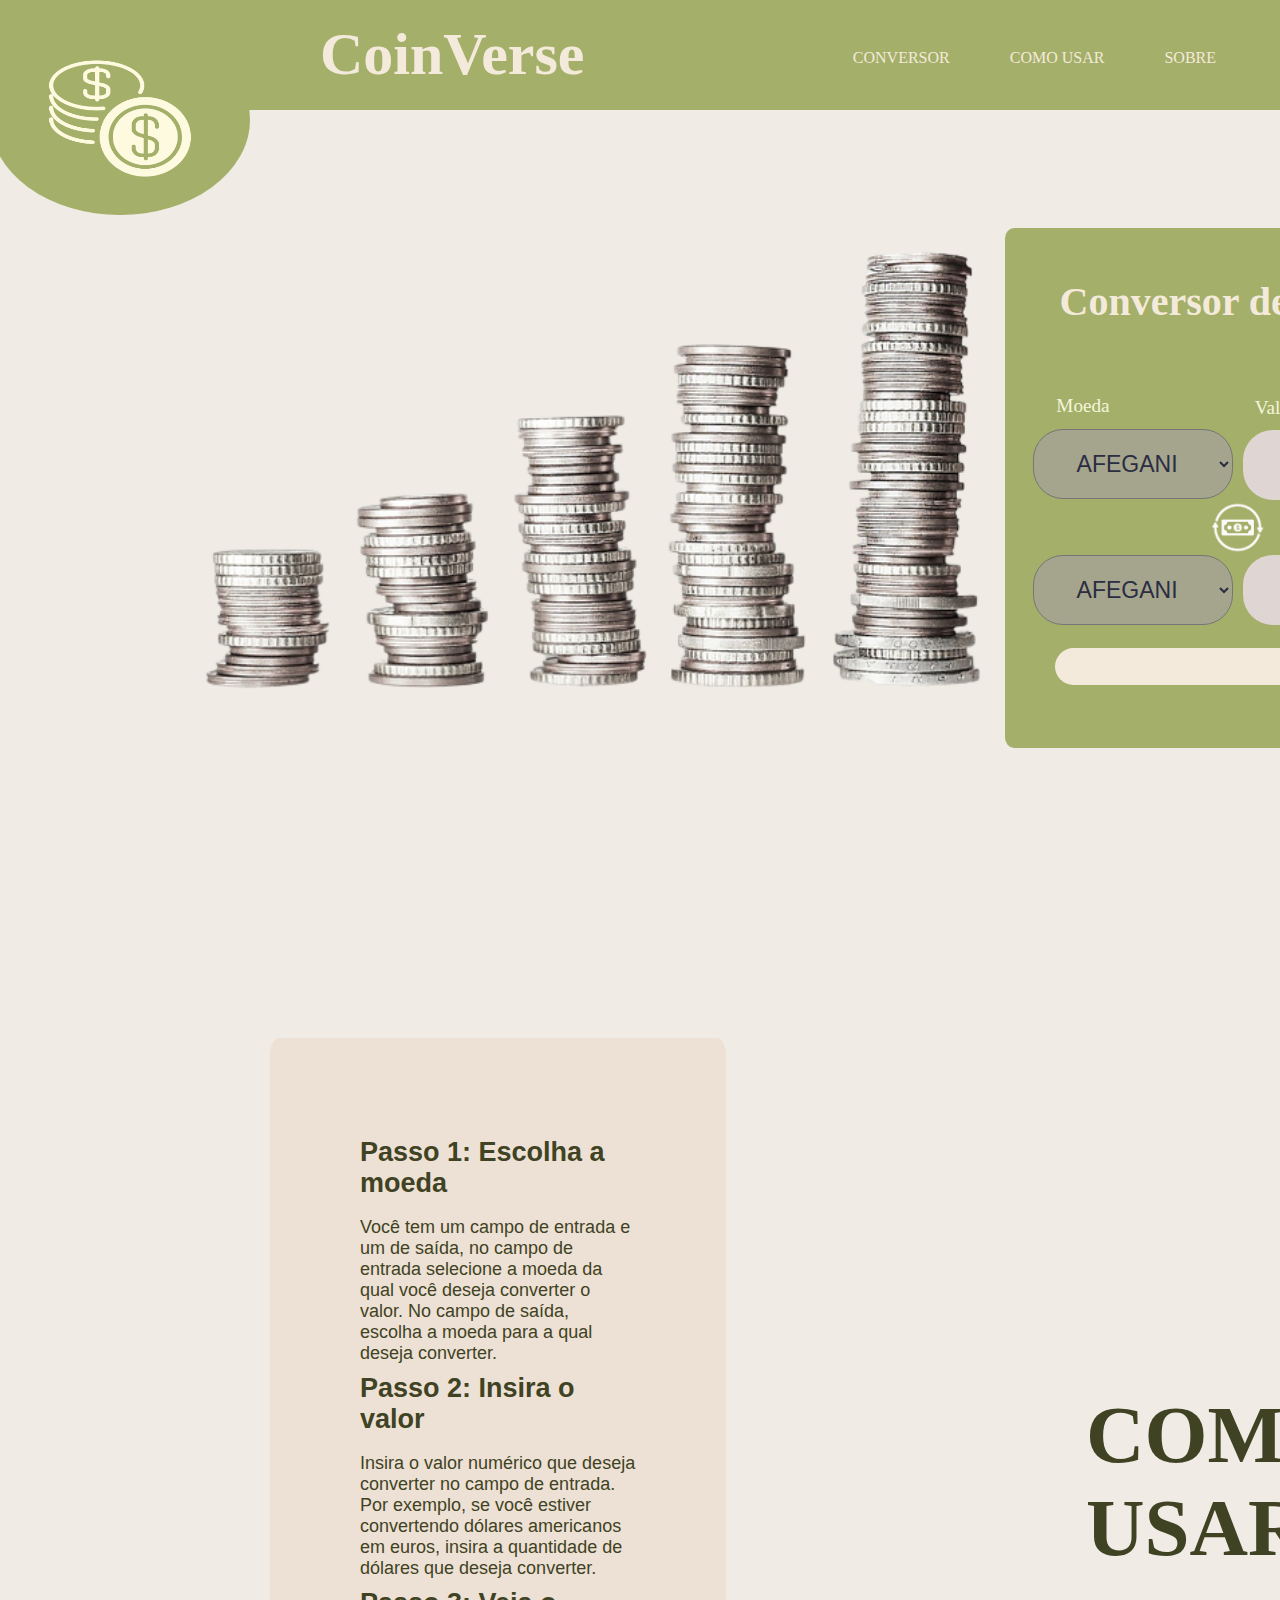
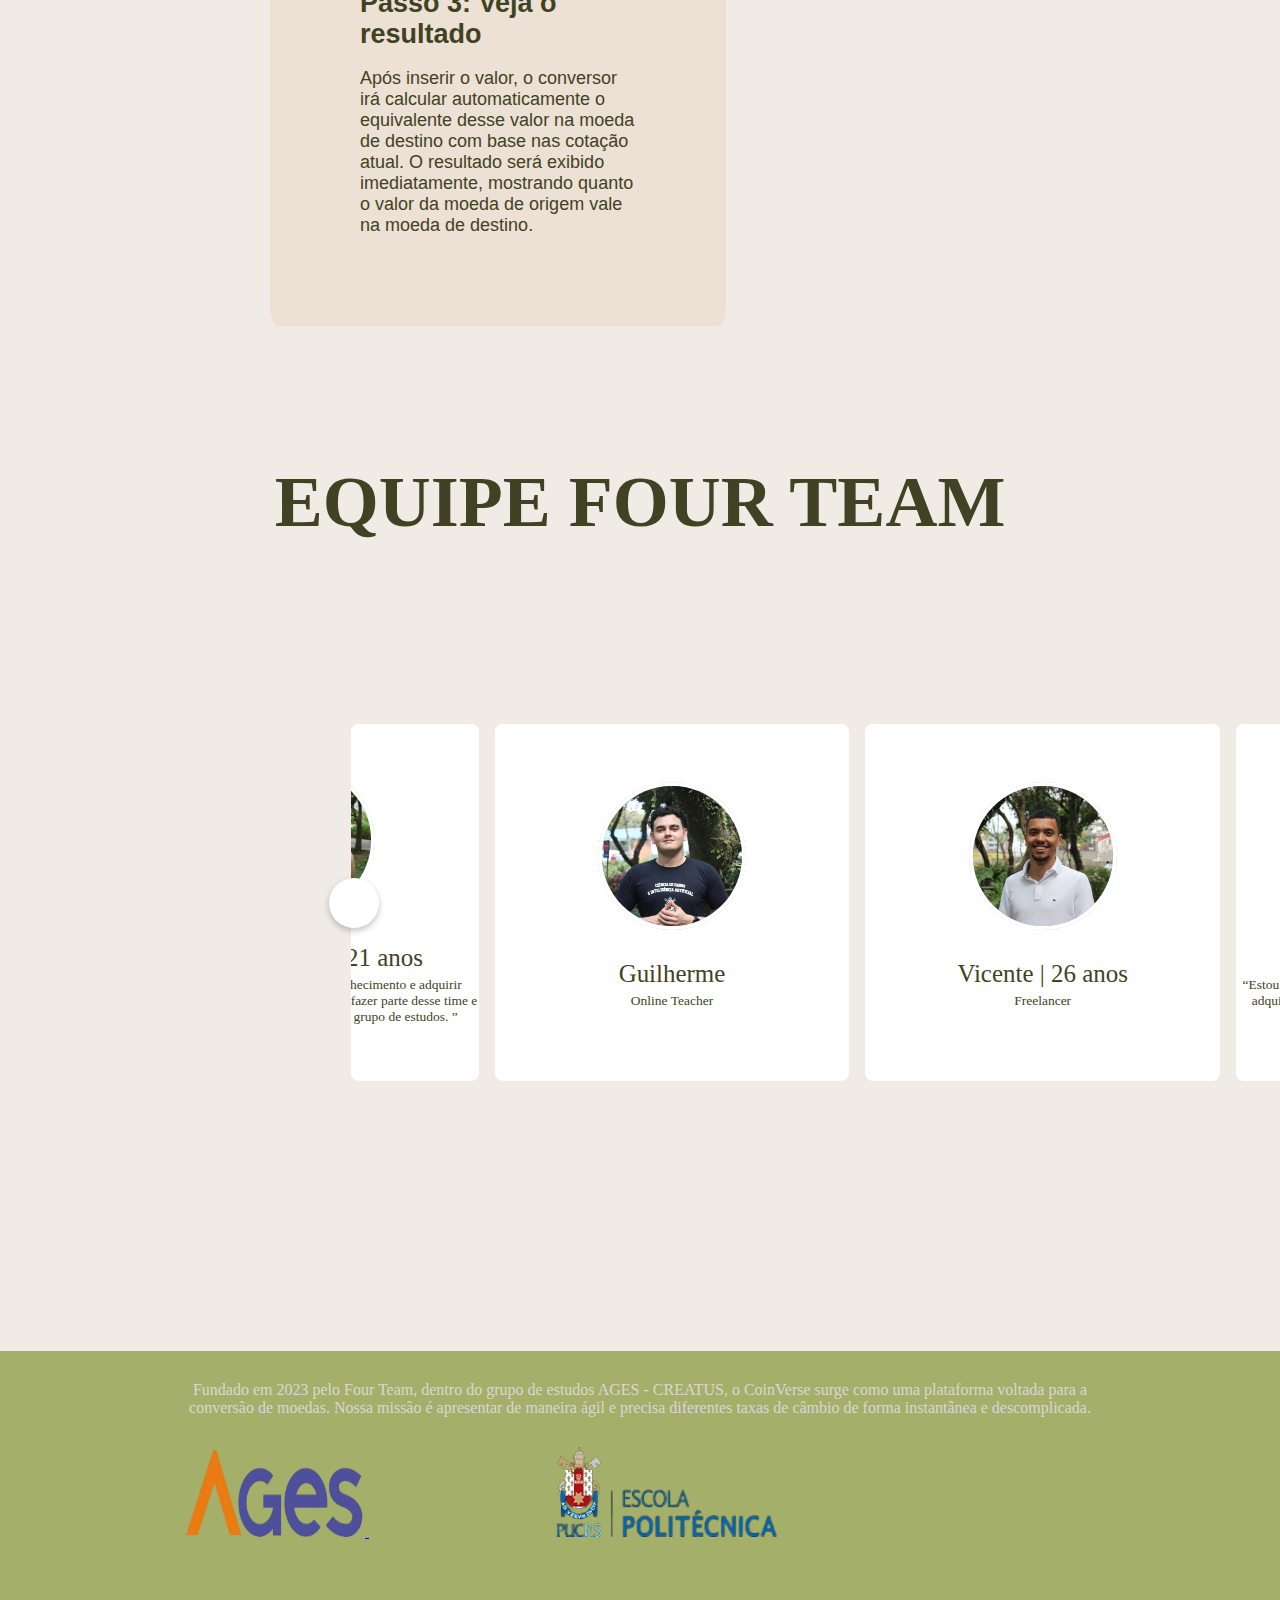
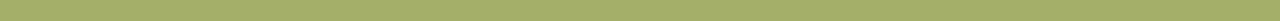
<file: projetomoeda/a/projetomoeda/a/index.html>
<!DOCTYPE html>
<html lang="pt-br">
<head>
    <meta charset="UTF-8">
    <meta name="viewport" content="width=device-width, initial-scale=1.0">
    <link rel="stylesheet" href="estilo.css">
    <script src="script.js" defer></script>

    <title>Conversor</title>
</head>

   <header>
        <div class="titulo">
            <img src="images/logoo.png" alt="">
            <h1>CoinVerse</h1>
        </div>
     
         <ul>
           <li><a href="#conversor">CONVERSOR</a></li>
           <li><a href="#ComoUsar">COMO USAR</a></li>
           <li><a href="#sobre">SOBRE</a></li>
          </ul>
   </header>
        
    <body>
      
      <section class="conversor" id="conversor">
       <img class="pessoas" src="images/moeda.png" alt="">
        <div class="container">
            <div class="painel">
              <span id="tax_info1"><H2>Conversor de Moeda</H2></span>
              <div>
                <div>
                  <p id="moeda">Moeda</p>
                  <p id="valor">Valor</p>
                </div>
                <select id="from_currency">
                  <option value="AFN">AFEGANI</option>
                  <option value="ZAR">RAND</option>
                  <option value="ALL">LEK ALBANES</option>
                  <option value="BRL">REAL</option>
                  <option value="EUR">EURO</option>
                  <option value="USD">DOLLAR</option>
                  <option value="DZD">DINAR ARGELINO</option>
                  <option value="AOA">KWANZA</option>
                  <option value="XCD">DÓLAR DO CARIBE ORIENTAL</option>
                  <option value="ANG">FLORIM DO CARIBE</option>
                  <option value="SAR">RIAL SAUDITA</option>
                  <option value="ARS">PESO ARGENTINO</option>
                  <option value="AMD">DRAM ARMENIO</option>
                  <option value="AWG">FLORIM DE ARRUBA</option>
                  <option value="AUD">DÓLAR AUSTRLIANO</option>
                  <option value="AZN">MANAT</option>
                  <option value="BSD">DÓLAR DAS BAHAMAS</option>
                  <option value="BHD">DINAR DO BAHREIN</option>
                  <option value="BDT">TAKA</option>
                  <option value="BBD">DÓLAR DE BARBADOS</option>
                  <option value="BYR">RUBLO BIELORRUSSO</option>
                  <option value="BZD">DÓLAR DE BELIZE</option>
                  <option value="XOF">FRANCO CFA OCIDENTAL</option>
                  <option value="BMD">DÓLAR DAS BERMUDAS</option>
                  <option value="INR">RHOUP INDIANO</option>
                  <option value="BTN">NGULTRUM</option>
                  <option value="BOB">BOLIVIANO</option>
                  <option value="BOV">MVDOL</option>
                  <option value="BAM">MARCA CONVERSÍVEL</option>
                  <option value="BWP">PULA</option>
                  <option value="NOK">COROA NORUEGUESA</option>
                  <option value="BND">DÓLAR DE BRUNEI</option>
                  <option value="BGN">LEV BÚLGARO</option>
                  <option value="BIF">FRANCO DO BURUNDI</option>
                  <option value="KYD">DÓLAR DAS ILHAS CAYMAN</option>
                  <option value="KHR">RIEL</option>
                  <option value="XAF">FRANCO CFA DA ÁFRICA CENTRAL</option>
                  <option value="CAD">DÓLAR CANADENSE</option>
                  <option value="CV">ESCUDO DE CABO VERDE</option>
                  <option value="CLP">PESO CHILENO</option>
                  <option value="CLF">UNIDADE DE FOMENTO CHILENA</option>
                  <option value="CNY">RENMINBI CHINÊS</option>
                  <option value="COP">PESO COLOMBIANO</option>
                  <option value="COU">UNIDADE DE VALOR REAL COLOMBIANA</option>
                  <option value="KMF">FRANCO DAS COMORES</option>
                  <option value="CDF">FRANCO CONGOLÊS</option>
                  <option value="CRC">COLÓN COSTA-RIQUENHO</option>
                  <option value="HRK">KUNA CROATA</option>
                  <option value="CUP">PESO CUBANO</option>
                  <option value="CUC">PESO CUBANO CONVERSÍVEL</option>
                  <option value="CZK">COROA TCHÉCA</option>
                  <option value="DKK">COROA DINAMARQUESA</option>
                  <option value="DJF">FRANCO DJIBUTIENSE</option>
                  <option value="DOP">PESO DOMINICANO</option>
                  <option value="EGP">LIBRA EGÍPCIA</option>
                  <option value="ERN">NAKFA ERITREIA</option>
                  <option value="EEK">COROA ESTONIANA</option>
                  <option value="ETB">BIRR ETÍOPE</option>
                  <option value="FJD">DÓLAR DE FIJI</option>
                  <option value="GMD">DALASI GAMBIANO</option>
                  <option value="GEL">LARI GEORGIANO</option>
                  <option value="GHS">CEDI GANÊS</option>
                  <option value="GIP">LIBRA DE GIBRALTAR</option>
                  <option value="GTQ">QUETZAL GUATEMALTECO</option>
                  <option value="GNF">FRANCO GUINEENSE</option>
                  <option value="GYD">DÓLAR DA GUIANA</option>
                  <option value="HTG">GOURDE HAITIANO</option>
                  <option value="HNL">LEMPIRA HONDURENHA</option>
                  <option value="HKD">DÓLAR DE HONG KONG</option>
                  <option value="HUF">FORINT HÚNGARO</option>
                  <option value="ISK">COROA ISLANDESA</option>
                  <option value="IDR">RUPIA INDONÉSIA</option>
                  <option value="IRR">RIAL IRANIANO</option>
                  <option value="IQD">DINAR IRAQUIANO</option>
                  <option value="ILS">NOVO SHEKEL ISRAELENSE</option>
                  <option value="JMD">DÓLAR JAMAICANO</option>
                  <option value="JPY">IENE JAPONÊS</option>
                  <option value="JOD">DINAR JORDANIANO</option>
                  <option value="KZT">TENGE CAZAQUE</option>
                  <option value="KES">XELIM QUENIANO</option>
                  <option value="KPW">WON NORTE-COREANO</option>
                  <option value="KRW">WON SUL-COREANO</option>
                  <option value="KWD">DINAR KUWAITI</option>
                  <option value="KGS">SOM QUIRGUÍZ</option>
                  <option value="KWD">DINAR KUAITIANO</option>
                  <option value="KGS">SOM QUIRGUÍZ</option>
                  <option value="LAK">KIP DO LAOS</option>
                  <option value="LVL">LATS LETÃO</option>
                  <option value="LBP">LIBRA LIBANESA</option>
                  <option value="LSL">LOTI DO LESOTO</option>
                  <option value="LRD">DÓLAR LIBERIANO</option>
                  <option value="LYD">DINAR LÍBIO</option>
                  <option value="CHF">FRANCO SUÍÇO</option>
                  <option value="LTL">LITAS LITUANO</option>
                  <option value="MKD">DINAR MACEDÔNIO</option>
                  <option value="MGA">ARIARY DE MADAGASCAR</option>
                  <option value="MWK">KWACHA DO MALAUI</option>
                  <option value="MYR">RINGGIT MALAIO</option>
                  <option value="MVR">RUFIYAA DAS MALDIVAS</option>
                  <option value="XOF">FRANCO CFA DA ÁFRICA OCIDENTAL</option>
                  <option value="XAF">FRANCO CFA DA ÁFRICA CENTRAL</option>
                  <option value="XPF">FRANCO CFP</option>
                  <option value="MRO">OUGUIYA DA MAURITÂNIA</option>
                  <option value="MUR">RUPIA DE MAURÍCIA</option>
                  <option value="MXN">PESO MEXICANO</option>
                  <option value="MXV">UNIDADE DE INVESTIMENTO MEXICANA</option>
                  <option value="MDL">LEU MOLDAVO</option>
                  <option value="MNT">TUGRIK MONGOL</option>
                  <option value="MAD">DIRHAM MARROQUINO</option>
                  <option value="MZN">METICAL MOÇAMBICANO</option>
                  <option value="MMK">KYAT DE MIANMAR</option>
                  <option value="NAD">DÓLAR DA NAMÍBIA</option>
                  <option value="NPR">RUPIA NEPALESA</option>
                  <option value="NZD">DÓLAR NEOZELANDÊS</option>
                  <option value="NIO">CÓRDOBA NICARAGUENSE</option>
                  <option value="NGN">NAIRA NIGERIANA</option>
                  <option value="NOK">COROA NORUEGUESA</option>
                  <option value="OMR">RIAL OMANI</option>
                  <option value="PAB">BALBOA PANAMENHO</option>
                  <option value="PGK">KINA PAPUÁSIA-NOVA-GUINEENSE</option>
                  <option value="PYG">GUARANI PARAGUAIO</option>
                  <option value="PEN">SOL PERUANO</option>
                  <option value="PHP">PESO FILIPINO</option>
                  <option value="PLN">ZLOTY POLONÊS</option>
                  <option value="QAR">RIAL CATARI</option>
                  <option value="RON">LEU ROMENO</option>
                  <option value="RUB">RUBLO RUSSO</option>
                  <option value="RWF">FRANCO RUANDÊS</option>
                  <option value="WST">TALA SAMOANO</option>
                  <option value="STD">DOBRAS DE SÃO TOMÉ E PRÍNCIPE</option>
                  <option value="SAR">RIAL SAUDITA</option>
                  <option value="RSD">DINAR SÉRVIO</option>
                  <option value="SCR">RUPIA SEICHELENSE</option>
                  <option value="SLL">LEONE SERRA LEOSENSE</option>
                  <option value="SGD">DÓLAR SINGAPURENSE</option>
                  <option value="SKK">COROA ESLOVACA</option>
                  <option value="SBD">DÓLAR DAS ILHAS SALOMÃO</option>
                  <option value="SOS">XELIM SOMALI</option>
                  <option value="ZAR">RAND SUL-AFRICANO</option>
                  <option value="SSP">LIBRA SUL-SUDANESA</option>
                  <option value="LKR">RUPIA DO SRI LANKA</option>
                  <option value="SDG">LIBRA DO SUDÃO</option>
                  <option value="SRD">DÓLAR SURINAMÊS</option>
                  <option value="SZL">LILANGENI DA SUAZILÂNDIA</option>
                  <option value="SEK">COROA SUECA</option>
                  <option value="CHF">FRANCO SUÍÇO</option>
                  <option value="SYP">LIBRA SÍRIA</option>
                  <option value="TWD">NOVO DÓLAR DE TAIWAN</option>
                  <option value="TJS">SOMONI DO TAJIQUISTÃO</option>
                  <option value="TZS">XELIM DA TANZÂNIA</option>
                  <option value="THB">BAHT TAILANDÊS</option>
                  <option value="TOP">PA'ANGA DE TONGA</option>
                  <option value="TTD">DÓLAR TRINITINO</option>
                  <option value="TND">DINAR TUNISIANO</option>
                  <option value="TRY">NOVA LIRA TURCA</option>
                  <option value="TMT">MANAT DO TURQUEMENISTÃO</option>
                  <option value="UGX">XELIM UGANDENSE</option>
                  <option value="UAH">GRÍVIA UCRANIANA</option>
                  <option value="AED">DIRHAM DOS EMIRADOS ÁRABES UNIDOS</option>
                  <option value="GBP">LIBRA ESTERLINA</option>
                  <option value="USD">DÓLAR DOS ESTADOS UNIDOS</option>
                  <option value="UYU">PESO URUGUAIO</option>
                  <option value="UZS">SUM UZBEQUE</option>
                  <option value="VUV">VATU VANUATUENSE</option>
                  <option value="VEF">BOLÍVAR VENEZUELANO</option>
                  <option value="VND">DONG VIETNAMITA</option>
                  <option value="YER">RIAL IEMENITA</option>
                  <option value="ZMW">QUACHA ZAMBIANA</option>
                  <option value="ZWL">DÓLAR ZIMBABUENSE</option>
                </select>
                <input type="number" id="from_ammount" value="1"/>
              </div>
          
              <button id="swap"></button>

              <div>
                
                <select id="to_currency"></select>
                <input type="number" id="to_ammount"/>
              </div>
              <span id="tax_info"></span>
            </div>
          </div>

          
          <script>
  
            const label_from_currency = document.getElementById('from_currency');
          const input_from_ammount = document.getElementById('from_ammount');
          const label_to_currency = document.getElementById('to_currency');
          const input_to_ammount = document.getElementById('to_ammount');
          const tax_info = document.getElementById('tax_info'); // Corrigi o erro aqui
          const swap = document.getElementById('swap');
          
          label_from_currency.addEventListener('change', calculate);
          input_from_ammount.addEventListener('input', calculate); // Corrigi o erro aqui
          label_to_currency.addEventListener('change', calculate);
          input_to_ammount.addEventListener('input', calculate); 
          
          swap.addEventListener('click',swapCurrencies);
          
          
          main();
          function main() {
            let currency = {
                  "AFN": "AFEGANI",
                  "ZAR": "RAND",
                  "ALL": "LEK ALBANES",
                  "BRL": "REAL",
                  "EUR": "EURO",
                  "USD": "DOLLAR",
                  "DZD": "DINAR ARGELINO",
                  "AOA": "KWANZA",
                  "XCD": "DÓLAR DO CARIBE ORIENTAL",
                  "ANG": "FLORIM DO CARIBE",
                  "SAR": "RIAL SAUDITA",
                  "ARS": "PESO ARGENTINO",
                  "AMD": "DRAM ARMENIO",      
                  "AWG": "FLORIM DE ARRUBA",
                  "AUD": "DÓLAR AUSTRLIANO",
                  "AZN": "MANAT",
                  "BSD":"DÓLAR DAS BAHAMAS",
                  "BHD":"DINAR DO BAHREIN",
                  "BDT":"TAKA",
                  "BBD":"DÓLAR DE BARBADOS",
                  "BYR":"RUBLO BIELORRUSSO",
                  "BZD":"DÓLAR DE BELIZE",
                  "XOF":"FRANCO CFA OCIDENTAL",
                  "BMD":"DÓLAR DAS BERMUDAS",
                  "INR":"RHOUP INDIANO",
                  "BTN":"NGULTRUM",
                  "BOB":"BOLIVIANO",
                  "BOV":"MVDOL",
                  "BAM":"MARCA CONVERSÍVEL",
                  "BWP":"PULA",
                  "NOK":"COROA NORUEGUESA",
                  "BND":"DÓLAR DE BRUNEI",
                  "BGN":"LEV BÚLGARO",
                  "BIF":"FRANCO DO BURUNDI",
                  "KYD":"DÓLAR DAS ILHAS CAYMAN",
                  "KHR":"RIEL",
                  "XAF":"FRANCO CFA CENTRAL",
                  "CAD":"DÓLAR CANADENSE",
                  "CV": "ESCUDO DE CABO VERDE",
                  "CLP":"PESO CHILENO",
                  "CLF": "UNIDADE DE FOMENTO CHILENA",
                  "CNY": "RENMINBI CHINÊS",
                  "COP": "PESO COLOMBIANO",
                  "COU": "UNIDADE DE VALOR REAL COLOMBIANA",
                  "KMF": "FRANCO DAS COMORES",
                  "CDF": "FRANCO CONGOLÊS",
                  "CRC": "COLÓN COSTA-RIQUENHO",
                  "HRK": "KUNA CROATA",
                  "CUP": "PESO CUBANO",
                  "CUC": "PESO CUBANO CONVERSÍVEL",
                  "CZK": "COROA TCHÉCA",
                  "DKK": "COROA DINAMARQUESA",
                  "DJF": "FRANCO DJIBUTIENSE",
                  "DOP": "PESO DOMINICANO",
                  "EGP": "LIBRA EGÍPCIA",
                  "ERN": "NAKFA ERITREIA",
                  "EEK": "COROA ESTONIANA",
                  "ETB": "BIRR ETÍOPE",
                  "FJD": "DÓLAR DE FIJI",
                  "GMD": "DALASI GAMBIANO",
                  "GEL": "LARI GEORGIANO",
                  "GHS": "CEDI GANÊS",
                  "GIP": "LIBRA DE GIBRALTAR",
                  "GTQ": "QUETZAL GUATEMALTECO",
                  "GNF": "FRANCO GUINEENSE",
                  "GYD": "DÓLAR DA GUIANA",
                  "HTG": "GOURDE HAITIANO",
                  "HNL": "LEMPIRA HONDURENHA",
                  "HKD": "DÓLAR DE HONG KONG",
                  "HUF": "FORINT HÚNGARO",
                  "ISK": "COROA ISLANDESA",
                  "IDR": "RUPIA INDONÉSIA",
                  "IRR": "RIAL IRANIANO",
                  "IQD": "DINAR IRAQUIANO",
                  "ILS": "NOVO SHEKEL ISRAELENSE",
                  "JMD": "DÓLAR JAMAICANO",
                  "JPY": "IENE JAPONÊS",
                  "JOD": "DINAR JORDANIANO",
                  "KZT": "TENGE CAZAQUE",
                  "KES": "XELIM QUENIANO",
                  "KPW": "WON NORTE-COREANO",
                  "KRW": "WON SUL-COREANO",
                  "KWD": "DINAR KUWAITI",
                  "KGS": "SOM QUIRGUIZ",
                  "KWD": "DINAR KUAITIANO",
                  "KGS": "SOM QUIRGUÍZ",
                  "LAK": "KIP DO LAOS",
                  "LVL": "LATS LETÃO",
                  "LBP": "LIBRA LIBANESA",
                  "LSL": "LOTI DO LESOTO",
                  "LRD": "DÓLAR LIBERIANO",
                  "LYD": "DINAR LÍBIO",
                  "CHF": "FRANCO SUÍÇO",
                  "LTL": "LITAS LITUANO",
                  "MKD": "DINAR MACEDÔNIO",
                  "MGA": "ARIARY DE MADAGASCAR",
                  "MWK": "KWACHA DO MALAUI",
                  "MYR": "RINGGIT MALAIO",
                  "MVR": "RUFIYAA DAS MALDIVAS",
                  "XOF": "FRANCO CFA DA ÁFRICA OCIDENTAL",
                  "XAF": "FRANCO CFA DA ÁFRICA CENTRAL",
                  "XPF": "FRANCO CFP",
                  "MRO": "OUGUIYA DA MAURITÂNIA",
                  "MUR": "RUPIA DE MAURÍCIA",
                  "MXN": "PESO MEXICANO",
                  "MXV": "UNIDADE DE INVESTIMENTO MEXICANA",
                  "MDL": "LEU MOLDAVO",
                  "MNT": "TUGRIK MONGOL",
                  "MAD": "DIRHAM MARROQUINO",
                  "MZN": "METICAL MOÇAMBICANO",
                  "MMK": "KYAT DE MIANMAR",
                  "NAD": "DÓLAR DA NAMÍBIA",
                  "NPR": "RUPIA NEPALESA",
                  "NZD": "DÓLAR NEOZELANDÊS",
                  "NIO": "CÓRDOBA NICARAGUENSE",
                  "NGN": "NAIRA NIGERIANA",
                  "NOK": "COROA NORUEGUESA",
                  "OMR": "RIAL OMANI",
                  "PAB": "BALBOA PANAMENHO",
                  "PGK": "KINA PAPUÁSIA-NOVA-GUINEENSE",
                  "PYG": "GUARANI PARAGUAIO",
                  "PEN": "SOL PERUANO",
                  "PHP": "PESO FILIPINO",
                  "PLN": "ZLOTY POLONÊS",
                  "QAR": "RIAL CATARI",
                  "RON": "LEU ROMENO",
                  "RUB": "RUBLO RUSSO",
                  "RWF": "FRANCO RUANDÊS",
                  "WST": "TALA SAMOANO",
                  "STD": "DOBRAS DE SÃO TOMÉ E PRÍNCIPE",
                  "SAR": "RIAL SAUDITA",
                  "RSD": "DINAR SÉRVIO",
                  "SCR": "RUPIA SEICHELENSE",
                  "SLL": "LEONE SERRA LEOSENSE",
                  "SGD": "DÓLAR SINGAPURENSE",
                  "SKK": "COROA ESLOVACA",
                  "SBD": "DÓLAR DAS ILHAS SALOMÃO",
                  "SOS": "XELIM SOMALI",
                  "ZAR": "RAND SUL-AFRICANO",
                  "SSP": "LIBRA SUL-SUDANESA",
                  "LKR": "RUPIA DO SRI LANKA",
                  "SDG": "LIBRA DO SUDÃO",
                  "SRD": "DÓLAR SURINAMÊS",
                  "SZL": "LILANGENI DA SUAZILÂNDIA",
                  "SEK": "COROA SUECA",
                  "CHF": "FRANCO SUÍÇO",
                  "SYP": "LIBRA SÍRIA",
                  "TWD": "NOVO DÓLAR DE TAIWAN",
                  "TJS": "SOMONI DO TAJIQUISTÃO",
                  "TZS": "XELIM DA TANZÂNIA",
                  "THB": "BAHT TAILANDÊS",
                  "TOP": "PA'ANGA DE TONGA",
                  "TTD": "DÓLAR TRINITINO",
                  "TND": "DINAR TUNISIANO",
                  "TRY": "NOVA LIRA TURCA",
                  "TMT": "MANAT DO TURQUEMENISTÃO",
                  "UGX": "XELIM UGANDENSE",
                  "UAH": "GRÍVIA UCRANIANA",
                  "AED": "DIRHAM DOS EMIRADOS ÁRABES UNIDOS",
                  "GBP": "LIBRA ESTERLINA",
                  "USD": "DÓLAR DOS ESTADOS UNIDOS",
                  "UYU": "PESO URUGUAIO",
                  "UZS": "SUM UZBEQUE",
                  "VUV": "VATU VANUATUENSE",
                  "VEF": "BOLÍVAR VENEZUELANO",
                  "VND": "DONG VIETNAMITA",
                  "YER": "RIAL IEMENITA",
                  "ZMW": "QUACHA ZAMBIANA",
                  "ZWL": "DÓLAR ZIMBABUENSE"
                  
            }
            options = [];
            for (let [key, value] of Object.entries(currency)) {
              options.push(`<option value='${key}'>${value}</option>`);
            }
            label_to_currency.innerHTML = options.join('\n'); // Corrigi o erro aqui
            
            calculate();
          }
          function swapCurrencies() {
            let temp = label_from_currency.value;
            label_from_currency.value = label_to_currency.value;
            label_to_currency.value = temp;
            calculate();
          }
          
          
          async function getURL(url) {
            return (await fetch(url)).json();
          }
          function getinfoSelect(select) {
            return select.options[select.selectedIndex].text;
          }
          async function calculate() {
            let from = label_from_currency.value;
            let to = label_to_currency.value;
            
            let { rates } = await getURL(`https://api.exchangerate-api.com/v4/latest/${from}`);
            let rate = rates[to];
            tax_info.innerText = `1 ${getinfoSelect(label_from_currency)} = ${rate} ${getinfoSelect(label_to_currency)}`;
            input_to_ammount.value = (input_from_ammount.value * rate).toFixed(2);}
            
            
            </script>
            </section>

            <section id="ComoUsar">
      
              <div id="passos"> 
                <h2 id="passo">Passo 1: Escolha a moeda</h2>
                <p id="texto">Você tem um campo de entrada e um
                    de saída, no campo de entrada
                    selecione a moeda da qual você deseja
                    converter o valor. No campo de saída,
                    escolha a moeda para a qual deseja
                    converter.</p>
                    <h2 id="passo">Passo 2: Insira o valor</h2>
                    <p id="texto">Insira o valor numérico que deseja
                        converter no campo de entrada. Por
                        exemplo, se você estiver convertendo
                        dólares americanos em euros, insira a
                        quantidade de dólares que deseja
                        converter.</p>
                        <h2 id="passo">Passo 3: Veja o resultado</h2>
                <p id="texto">Após inserir o valor, o conversor irá
                    calcular automaticamente o equivalente
                    desse valor na moeda de destino com
                    base nas cotação atual. O resultado
                    será exibido imediatamente, mostrando
                    quanto o valor da moeda de origem
                    vale na moeda de destino.</p>
              </div> 
              <div id="usar">
                <H2>COMO USAR?</H2>
              </div>
            </section>

            <section>
              <div>
                <h3 id="equipe">EQUIPE FOUR TEAM</h3>
              </div>
              <div class="wrapper">
                <i id="left" class="fa-solid fa-angle-left"></i>
                <ul class="carousel">
                  <li class="card">
                    <div class="img"><img src="images/img1.jpeg" alt="img" draggable="false"></div>
                    <h2>Isadora Fonseca | 20 anos</h2>
                    <span>“Estou muito feliz em poder compartilhar meus conhecimentos adquiridos
                      no grupo de estudos e poder desenvolver minhas habilidades com o time.”</span>
                  </li>
                  <li class="card">
                    <div class="img"><img src="images/img2.jpeg" alt="img" draggable="false"></div>
                    <h2>Isadora Morari | 21 anos</h2>
                    <span>“É muito gratificante compartilhar conhecimento e adquirir novas experiências. Estou muito feliz em fazer parte desse time e de desenvolver minhas habilidades no grupo de estudos. ”</span>
                  </li>
                  <li class="card">
                    <div class="img"><img src="images/img3.jpeg" alt="img" draggable="false"></div>
                    <h2>Guilherme</h2>
                    <span>Online Teacher</span>
                  </li>
                  <li class="card">
                    <div class="img"><img src="images/img4.jpeg" alt="img" draggable="false"></div>
                    <h2>Vicente | 26 anos</h2>
                    <span>Freelancer</span>
                  </li>
                  
                </ul>
                <i id="right" class="fa-solid fa-angle-right"></i>
              </div>
            </section>

            <footer> 
              <div>
                   <p>Fundado em 2023 pelo Four Team, dentro do grupo de estudos AGES - CREATUS, o CoinVerse surge como uma plataforma voltada para a conversão de moedas. Nossa missão é apresentar de maneira ágil e precisa diferentes taxas de câmbio de forma instantânea e descomplicada.</p>
               </div>
               <div>
                <a href="https://www.ages.pucrs.br/" target="_blank">
                <img id="logoages" src="images/logoages.png" alt="">
              </a>
               <a href="https://www.pucrs.br/politecnica/" target="_blank">
              <img id="politecnica" src="images/politecnica.png" alt="">
            </a>
               </div>
            </footer>

          </body>
          </html>
</file>
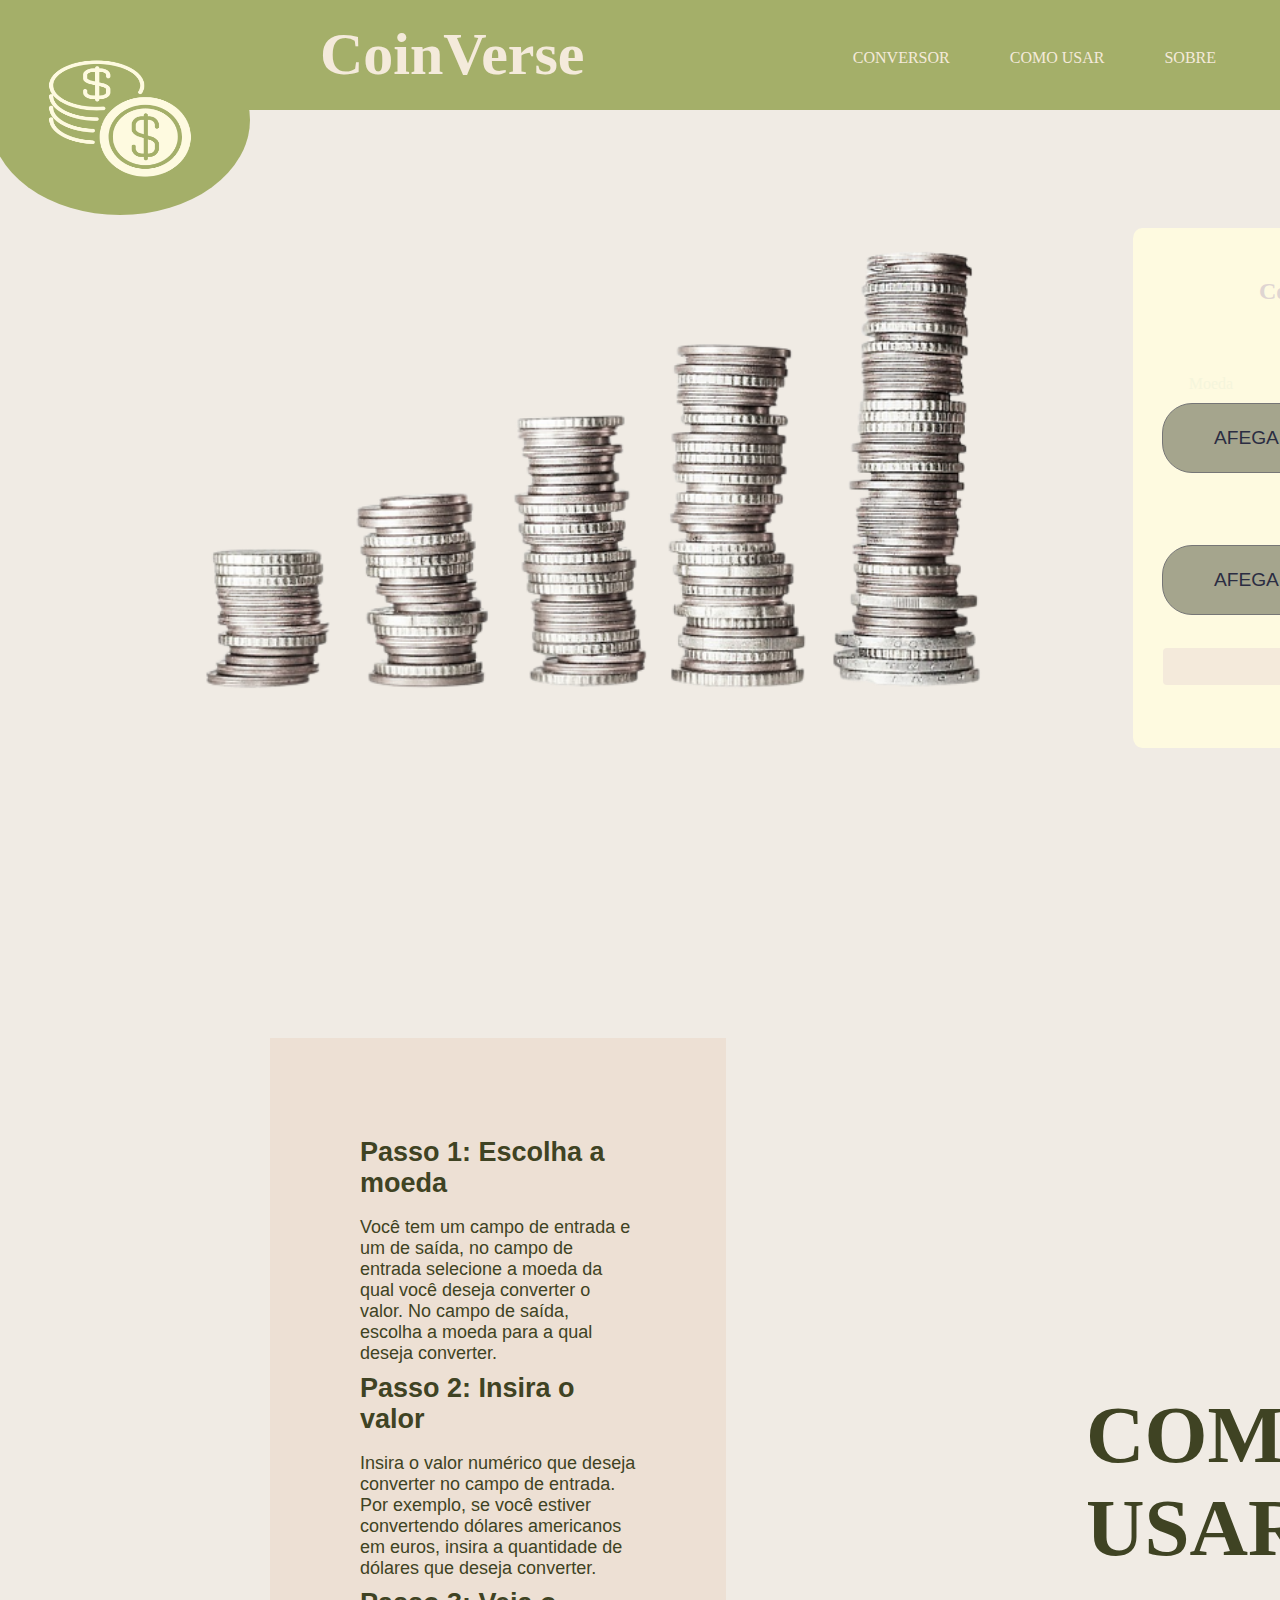
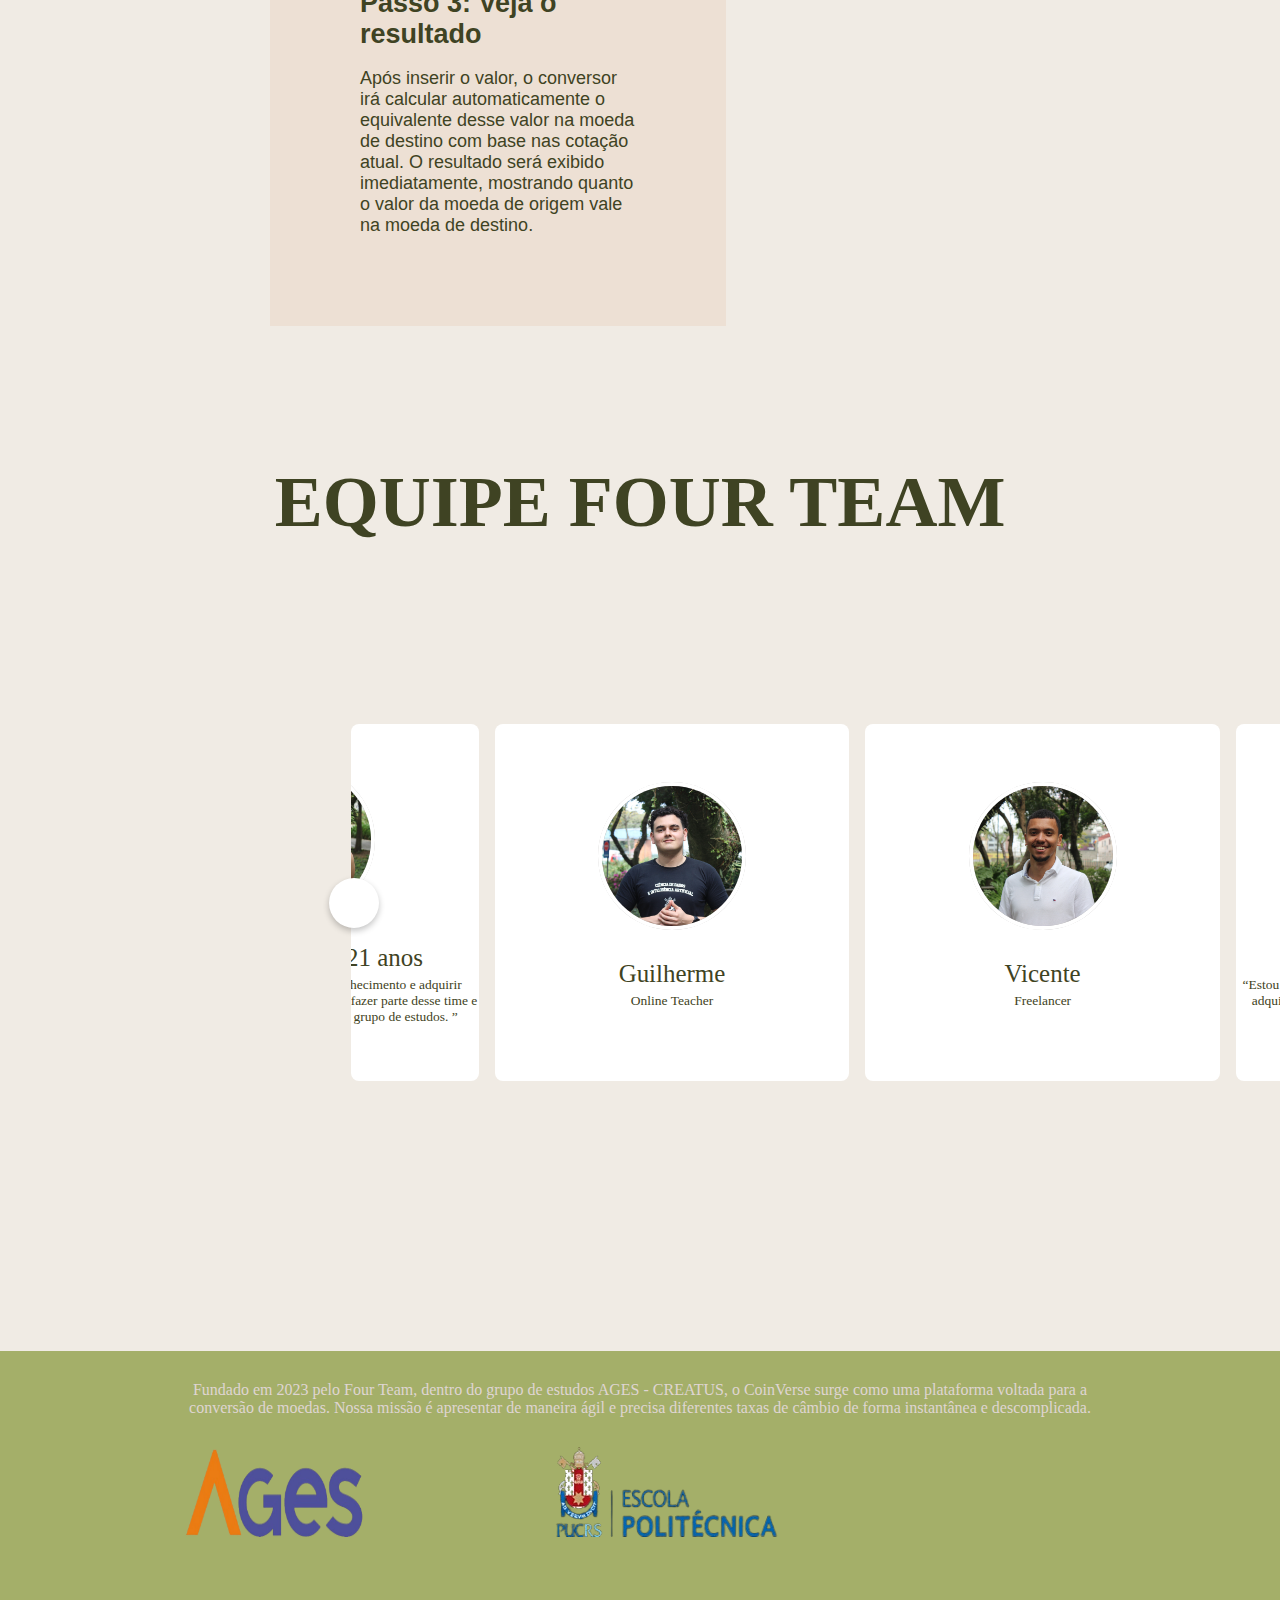
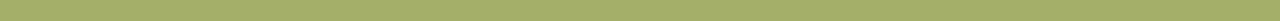
<file: projetomoeda/a/b.html>
<!DOCTYPE html>
<html lang="pt-br">
<head>
    <meta charset="UTF-8">
    <meta name="viewport" content="width=device-width, initial-scale=1.0">
    <link rel="stylesheet" href="estilo.css">
    <script src="script.js" defer></script>

    <title>Conversor</title>
</head>

   <header>
        <div class="titulo">
            <img src="images/logoo.png" alt="">
            <h1>CoinVerse</h1>
        </div>
     
         <ul>
           <li><a href="#conversor">CONVERSOR</a></li>
           <li><a href="#ComoUsar">COMO USAR</a></li>
           <li><a href="#sobre">SOBRE</a></li>
          </ul>
   </header>
        
    <body>
      <section class="conversor" id="conversor">
       <img class="pessoas" src="images/moeda.png" alt="">
        <div class="container">
            <div class="painel">
              <span id="tax_info1"><H2>Conversor de Moeda</H2></span>
              <div>
                <div>
                  <p id="moeda">Moeda</p>
                  <p id="valor">Valor</p>
                </div>
                <select id="from_currency">
                  <option value="AFN">AFEGANI</option>
                  <option value="ZAR">RAND</option>
                  <option value="ALL">LEK ALBANES</option>
                  <option value="BRL">REAL</option>
                  <option value="EUR">EURO</option>
                  <option value="USD">DOLLAR</option>
                  <option value="DZD">DINAR ARGELINO</option>
                  <option value="AOA">KWANZA</option>
                  <option value="XCD">DÓLAR DO CARIBE ORIENTAL</option>
                  <option value="ANG">FLORIM DO CARIBE</option>
                  <option value="SAR">RIAL SAUDITA</option>
                  <option value="ARS">PESO ARGENTINO</option>
                  <option value="AMD">DRAM ARMENIO</option>
                  <option value="AWG">FLORIM DE ARRUBA</option>
                  <option value="AUD">DÓLAR AUSTRLIANO</option>
                  <option value="AZN">MANAT</option>
                  <option value="BSD">DÓLAR DAS BAHAMAS</option>
                  <option value="BHD">DINAR DO BAHREIN</option>
                  <option value="BDT">TAKA</option>
                  <option value="BBD">DÓLAR DE BARBADOS</option>
                  <option value="BYR">RUBLO BIELORRUSSO</option>
                  <option value="BZD">DÓLAR DE BELIZE</option>
                  <option value="XOF">FRANCO CFA OCIDENTAL</option>
                  <option value="BMD">DÓLAR DAS BERMUDAS</option>
                  <option value="INR">RHOUP INDIANO</option>
                  <option value="BTN">NGULTRUM</option>
                  <option value="BOB">BOLIVIANO</option>
                  <option value="BOV">MVDOL</option>
                  <option value="BAM">MARCA CONVERSÍVEL</option>
                  <option value="BWP">PULA</option>
                  <option value="NOK">COROA NORUEGUESA</option>
                  <option value="BND">DÓLAR DE BRUNEI</option>
                  <option value="BGN">LEV BÚLGARO</option>
                  <option value="BIF">FRANCO DO BURUNDI</option>
                  <option value="KYD">DÓLAR DAS ILHAS CAYMAN</option>
                  <option value="KHR">RIEL</option>
                  <option value="XAF">FRANCO CFA DA ÁFRICA CENTRAL</option>
                  <option value="CAD">DÓLAR CANADENSE</option>
                  <option value="CV">ESCUDO DE CABO VERDE</option>
                  <option value="CLP">PESO CHILENO</option>
                  <option value="CLF">UNIDADE DE FOMENTO CHILENA</option>
                  <option value="CNY">RENMINBI CHINÊS</option>
                  <option value="COP">PESO COLOMBIANO</option>
                  <option value="COU">UNIDADE DE VALOR REAL COLOMBIANA</option>
                  <option value="KMF">FRANCO DAS COMORES</option>
                  <option value="CDF">FRANCO CONGOLÊS</option>
                  <option value="CRC">COLÓN COSTA-RIQUENHO</option>
                  <option value="HRK">KUNA CROATA</option>
                  <option value="CUP">PESO CUBANO</option>
                  <option value="CUC">PESO CUBANO CONVERSÍVEL</option>
                  <option value="CZK">COROA TCHÉCA</option>
                  <option value="DKK">COROA DINAMARQUESA</option>
                  <option value="DJF">FRANCO DJIBUTIENSE</option>
                  <option value="DOP">PESO DOMINICANO</option>
                  <option value="EGP">LIBRA EGÍPCIA</option>
                  <option value="ERN">NAKFA ERITREIA</option>
                  <option value="EEK">COROA ESTONIANA</option>
                  <option value="ETB">BIRR ETÍOPE</option>
                  <option value="FJD">DÓLAR DE FIJI</option>
                  <option value="GMD">DALASI GAMBIANO</option>
                  <option value="GEL">LARI GEORGIANO</option>
                  <option value="GHS">CEDI GANÊS</option>
                  <option value="GIP">LIBRA DE GIBRALTAR</option>
                  <option value="GTQ">QUETZAL GUATEMALTECO</option>
                  <option value="GNF">FRANCO GUINEENSE</option>
                  <option value="GYD">DÓLAR DA GUIANA</option>
                  <option value="HTG">GOURDE HAITIANO</option>
                  <option value="HNL">LEMPIRA HONDURENHA</option>
                  <option value="HKD">DÓLAR DE HONG KONG</option>
                  <option value="HUF">FORINT HÚNGARO</option>
                  <option value="ISK">COROA ISLANDESA</option>
                  <option value="IDR">RUPIA INDONÉSIA</option>
                  <option value="IRR">RIAL IRANIANO</option>
                  <option value="IQD">DINAR IRAQUIANO</option>
                  <option value="ILS">NOVO SHEKEL ISRAELENSE</option>
                  <option value="JMD">DÓLAR JAMAICANO</option>
                  <option value="JPY">IENE JAPONÊS</option>
                  <option value="JOD">DINAR JORDANIANO</option>
                  <option value="KZT">TENGE CAZAQUE</option>
                  <option value="KES">XELIM QUENIANO</option>
                  <option value="KPW">WON NORTE-COREANO</option>
                  <option value="KRW">WON SUL-COREANO</option>
                  <option value="KWD">DINAR KUWAITI</option>
                  <option value="KGS">SOM QUIRGUÍZ</option>
                  <option value="KWD">DINAR KUAITIANO</option>
                  <option value="KGS">SOM QUIRGUÍZ</option>
                  <option value="LAK">KIP DO LAOS</option>
                  <option value="LVL">LATS LETÃO</option>
                  <option value="LBP">LIBRA LIBANESA</option>
                  <option value="LSL">LOTI DO LESOTO</option>
                  <option value="LRD">DÓLAR LIBERIANO</option>
                  <option value="LYD">DINAR LÍBIO</option>
                  <option value="CHF">FRANCO SUÍÇO</option>
                  <option value="LTL">LITAS LITUANO</option>
                  <option value="MKD">DINAR MACEDÔNIO</option>
                  <option value="MGA">ARIARY DE MADAGASCAR</option>
                  <option value="MWK">KWACHA DO MALAUI</option>
                  <option value="MYR">RINGGIT MALAIO</option>
                  <option value="MVR">RUFIYAA DAS MALDIVAS</option>
                  <option value="XOF">FRANCO CFA DA ÁFRICA OCIDENTAL</option>
                  <option value="XAF">FRANCO CFA DA ÁFRICA CENTRAL</option>
                  <option value="XPF">FRANCO CFP</option>
                  <option value="MRO">OUGUIYA DA MAURITÂNIA</option>
                  <option value="MUR">RUPIA DE MAURÍCIA</option>
                  <option value="MXN">PESO MEXICANO</option>
                  <option value="MXV">UNIDADE DE INVESTIMENTO MEXICANA</option>
                  <option value="MDL">LEU MOLDAVO</option>
                  <option value="MNT">TUGRIK MONGOL</option>
                  <option value="MAD">DIRHAM MARROQUINO</option>
                  <option value="MZN">METICAL MOÇAMBICANO</option>
                  <option value="MMK">KYAT DE MIANMAR</option>
                  <option value="NAD">DÓLAR DA NAMÍBIA</option>
                  <option value="NPR">RUPIA NEPALESA</option>
                  <option value="NZD">DÓLAR NEOZELANDÊS</option>
                  <option value="NIO">CÓRDOBA NICARAGUENSE</option>
                  <option value="NGN">NAIRA NIGERIANA</option>
                  <option value="NOK">COROA NORUEGUESA</option>
                  <option value="OMR">RIAL OMANI</option>
                  <option value="PAB">BALBOA PANAMENHO</option>
                  <option value="PGK">KINA PAPUÁSIA-NOVA-GUINEENSE</option>
                  <option value="PYG">GUARANI PARAGUAIO</option>
                  <option value="PEN">SOL PERUANO</option>
                  <option value="PHP">PESO FILIPINO</option>
                  <option value="PLN">ZLOTY POLONÊS</option>
                  <option value="QAR">RIAL CATARI</option>
                  <option value="RON">LEU ROMENO</option>
                  <option value="RUB">RUBLO RUSSO</option>
                  <option value="RWF">FRANCO RUANDÊS</option>
                  <option value="WST">TALA SAMOANO</option>
                  <option value="STD">DOBRAS DE SÃO TOMÉ E PRÍNCIPE</option>
                  <option value="SAR">RIAL SAUDITA</option>
                  <option value="RSD">DINAR SÉRVIO</option>
                  <option value="SCR">RUPIA SEICHELENSE</option>
                  <option value="SLL">LEONE SERRA LEOSENSE</option>
                  <option value="SGD">DÓLAR SINGAPURENSE</option>
                  <option value="SKK">COROA ESLOVACA</option>
                  <option value="SBD">DÓLAR DAS ILHAS SALOMÃO</option>
                  <option value="SOS">XELIM SOMALI</option>
                  <option value="ZAR">RAND SUL-AFRICANO</option>
                  <option value="SSP">LIBRA SUL-SUDANESA</option>
                  <option value="LKR">RUPIA DO SRI LANKA</option>
                  <option value="SDG">LIBRA DO SUDÃO</option>
                  <option value="SRD">DÓLAR SURINAMÊS</option>
                  <option value="SZL">LILANGENI DA SUAZILÂNDIA</option>
                  <option value="SEK">COROA SUECA</option>
                  <option value="CHF">FRANCO SUÍÇO</option>
                  <option value="SYP">LIBRA SÍRIA</option>
                  <option value="TWD">NOVO DÓLAR DE TAIWAN</option>
                  <option value="TJS">SOMONI DO TAJIQUISTÃO</option>
                  <option value="TZS">XELIM DA TANZÂNIA</option>
                  <option value="THB">BAHT TAILANDÊS</option>
                  <option value="TOP">PA'ANGA DE TONGA</option>
                  <option value="TTD">DÓLAR TRINITINO</option>
                  <option value="TND">DINAR TUNISIANO</option>
                  <option value="TRY">NOVA LIRA TURCA</option>
                  <option value="TMT">MANAT DO TURQUEMENISTÃO</option>
                  <option value="UGX">XELIM UGANDENSE</option>
                  <option value="UAH">GRÍVIA UCRANIANA</option>
                  <option value="AED">DIRHAM DOS EMIRADOS ÁRABES UNIDOS</option>
                  <option value="GBP">LIBRA ESTERLINA</option>
                  <option value="USD">DÓLAR DOS ESTADOS UNIDOS</option>
                  <option value="UYU">PESO URUGUAIO</option>
                  <option value="UZS">SUM UZBEQUE</option>
                  <option value="VUV">VATU VANUATUENSE</option>
                  <option value="VEF">BOLÍVAR VENEZUELANO</option>
                  <option value="VND">DONG VIETNAMITA</option>
                  <option value="YER">RIAL IEMENITA</option>
                  <option value="ZMW">QUACHA ZAMBIANA</option>
                  <option value="ZWL">DÓLAR ZIMBABUENSE</option>
                </select>
                <input type="number" id="from_ammount" value="1"/>
              </div>
          
              <a id="swap">
              </a>

              <div>
                <p id="converter">converter para</p>
                <select id="to_currency"></select>
                <input type="number" id="to_ammount"/>
              </div>
              <span id="tax_info"></span>
            </div>
          </div>

          
          <script>
  
            const label_from_currency = document.getElementById('from_currency');
          const input_from_ammount = document.getElementById('from_ammount');
          const label_to_currency = document.getElementById('to_currency');
          const input_to_ammount = document.getElementById('to_ammount');
          const tax_info = document.getElementById('tax_info'); // Corrigi o erro aqui
          const swap = document.getElementById('swap');
          
          label_from_currency.addEventListener('change', calculate);
          input_from_ammount.addEventListener('input', calculate); // Corrigi o erro aqui
          label_to_currency.addEventListener('change', calculate);
          input_to_ammount.addEventListener('input', calculate); 
          
          swap.addEventListener('click',swapCurrencies);
          
          
          main();
          function main() {
            let currency = {
                  "AFN": "AFEGANI",
                  "ZAR": "RAND",
                  "ALL": "LEK ALBANES",
                  "BRL": "REAL",
                  "EUR": "EURO",
                  "USD": "DOLLAR",
                  "DZD": "DINAR ARGELINO",
                  "AOA": "KWANZA",
                  "XCD": "DÓLAR DO CARIBE ORIENTAL",
                  "ANG": "FLORIM DO CARIBE",
                  "SAR": "RIAL SAUDITA",
                  "ARS": "PESO ARGENTINO",
                  "AMD": "DRAM ARMENIO",      
                  "AWG": "FLORIM DE ARRUBA",
                  "AUD": "DÓLAR AUSTRLIANO",
                  "AZN": "MANAT",
                  "BSD":"DÓLAR DAS BAHAMAS",
                  "BHD":"DINAR DO BAHREIN",
                  "BDT":"TAKA",
                  "BBD":"DÓLAR DE BARBADOS",
                  "BYR":"RUBLO BIELORRUSSO",
                  "BZD":"DÓLAR DE BELIZE",
                  "XOF":"FRANCO CFA OCIDENTAL",
                  "BMD":"DÓLAR DAS BERMUDAS",
                  "INR":"RHOUP INDIANO",
                  "BTN":"NGULTRUM",
                  "BOB":"BOLIVIANO",
                  "BOV":"MVDOL",
                  "BAM":"MARCA CONVERSÍVEL",
                  "BWP":"PULA",
                  "NOK":"COROA NORUEGUESA",
                  "BND":"DÓLAR DE BRUNEI",
                  "BGN":"LEV BÚLGARO",
                  "BIF":"FRANCO DO BURUNDI",
                  "KYD":"DÓLAR DAS ILHAS CAYMAN",
                  "KHR":"RIEL",
                  "XAF":"FRANCO CFA CENTRAL",
                  "CAD":"DÓLAR CANADENSE",
                  "CV": "ESCUDO DE CABO VERDE",
                  "CLP":"PESO CHILENO",
                  "CLF": "UNIDADE DE FOMENTO CHILENA",
                  "CNY": "RENMINBI CHINÊS",
                  "COP": "PESO COLOMBIANO",
                  "COU": "UNIDADE DE VALOR REAL COLOMBIANA",
                  "KMF": "FRANCO DAS COMORES",
                  "CDF": "FRANCO CONGOLÊS",
                  "CRC": "COLÓN COSTA-RIQUENHO",
                  "HRK": "KUNA CROATA",
                  "CUP": "PESO CUBANO",
                  "CUC": "PESO CUBANO CONVERSÍVEL",
                  "CZK": "COROA TCHÉCA",
                  "DKK": "COROA DINAMARQUESA",
                  "DJF": "FRANCO DJIBUTIENSE",
                  "DOP": "PESO DOMINICANO",
                  "EGP": "LIBRA EGÍPCIA",
                  "ERN": "NAKFA ERITREIA",
                  "EEK": "COROA ESTONIANA",
                  "ETB": "BIRR ETÍOPE",
                  "FJD": "DÓLAR DE FIJI",
                  "GMD": "DALASI GAMBIANO",
                  "GEL": "LARI GEORGIANO",
                  "GHS": "CEDI GANÊS",
                  "GIP": "LIBRA DE GIBRALTAR",
                  "GTQ": "QUETZAL GUATEMALTECO",
                  "GNF": "FRANCO GUINEENSE",
                  "GYD": "DÓLAR DA GUIANA",
                  "HTG": "GOURDE HAITIANO",
                  "HNL": "LEMPIRA HONDURENHA",
                  "HKD": "DÓLAR DE HONG KONG",
                  "HUF": "FORINT HÚNGARO",
                  "ISK": "COROA ISLANDESA",
                  "IDR": "RUPIA INDONÉSIA",
                  "IRR": "RIAL IRANIANO",
                  "IQD": "DINAR IRAQUIANO",
                  "ILS": "NOVO SHEKEL ISRAELENSE",
                  "JMD": "DÓLAR JAMAICANO",
                  "JPY": "IENE JAPONÊS",
                  "JOD": "DINAR JORDANIANO",
                  "KZT": "TENGE CAZAQUE",
                  "KES": "XELIM QUENIANO",
                  "KPW": "WON NORTE-COREANO",
                  "KRW": "WON SUL-COREANO",
                  "KWD": "DINAR KUWAITI",
                  "KGS": "SOM QUIRGUIZ",
                  "KWD": "DINAR KUAITIANO",
                  "KGS": "SOM QUIRGUÍZ",
                  "LAK": "KIP DO LAOS",
                  "LVL": "LATS LETÃO",
                  "LBP": "LIBRA LIBANESA",
                  "LSL": "LOTI DO LESOTO",
                  "LRD": "DÓLAR LIBERIANO",
                  "LYD": "DINAR LÍBIO",
                  "CHF": "FRANCO SUÍÇO",
                  "LTL": "LITAS LITUANO",
                  "MKD": "DINAR MACEDÔNIO",
                  "MGA": "ARIARY DE MADAGASCAR",
                  "MWK": "KWACHA DO MALAUI",
                  "MYR": "RINGGIT MALAIO",
                  "MVR": "RUFIYAA DAS MALDIVAS",
                  "XOF": "FRANCO CFA DA ÁFRICA OCIDENTAL",
                  "XAF": "FRANCO CFA DA ÁFRICA CENTRAL",
                  "XPF": "FRANCO CFP",
                  "MRO": "OUGUIYA DA MAURITÂNIA",
                  "MUR": "RUPIA DE MAURÍCIA",
                  "MXN": "PESO MEXICANO",
                  "MXV": "UNIDADE DE INVESTIMENTO MEXICANA",
                  "MDL": "LEU MOLDAVO",
                  "MNT": "TUGRIK MONGOL",
                  "MAD": "DIRHAM MARROQUINO",
                  "MZN": "METICAL MOÇAMBICANO",
                  "MMK": "KYAT DE MIANMAR",
                  "NAD": "DÓLAR DA NAMÍBIA",
                  "NPR": "RUPIA NEPALESA",
                  "NZD": "DÓLAR NEOZELANDÊS",
                  "NIO": "CÓRDOBA NICARAGUENSE",
                  "NGN": "NAIRA NIGERIANA",
                  "NOK": "COROA NORUEGUESA",
                  "OMR": "RIAL OMANI",
                  "PAB": "BALBOA PANAMENHO",
                  "PGK": "KINA PAPUÁSIA-NOVA-GUINEENSE",
                  "PYG": "GUARANI PARAGUAIO",
                  "PEN": "SOL PERUANO",
                  "PHP": "PESO FILIPINO",
                  "PLN": "ZLOTY POLONÊS",
                  "QAR": "RIAL CATARI",
                  "RON": "LEU ROMENO",
                  "RUB": "RUBLO RUSSO",
                  "RWF": "FRANCO RUANDÊS",
                  "WST": "TALA SAMOANO",
                  "STD": "DOBRAS DE SÃO TOMÉ E PRÍNCIPE",
                  "SAR": "RIAL SAUDITA",
                  "RSD": "DINAR SÉRVIO",
                  "SCR": "RUPIA SEICHELENSE",
                  "SLL": "LEONE SERRA LEOSENSE",
                  "SGD": "DÓLAR SINGAPURENSE",
                  "SKK": "COROA ESLOVACA",
                  "SBD": "DÓLAR DAS ILHAS SALOMÃO",
                  "SOS": "XELIM SOMALI",
                  "ZAR": "RAND SUL-AFRICANO",
                  "SSP": "LIBRA SUL-SUDANESA",
                  "LKR": "RUPIA DO SRI LANKA",
                  "SDG": "LIBRA DO SUDÃO",
                  "SRD": "DÓLAR SURINAMÊS",
                  "SZL": "LILANGENI DA SUAZILÂNDIA",
                  "SEK": "COROA SUECA",
                  "CHF": "FRANCO SUÍÇO",
                  "SYP": "LIBRA SÍRIA",
                  "TWD": "NOVO DÓLAR DE TAIWAN",
                  "TJS": "SOMONI DO TAJIQUISTÃO",
                  "TZS": "XELIM DA TANZÂNIA",
                  "THB": "BAHT TAILANDÊS",
                  "TOP": "PA'ANGA DE TONGA",
                  "TTD": "DÓLAR TRINITINO",
                  "TND": "DINAR TUNISIANO",
                  "TRY": "NOVA LIRA TURCA",
                  "TMT": "MANAT DO TURQUEMENISTÃO",
                  "UGX": "XELIM UGANDENSE",
                  "UAH": "GRÍVIA UCRANIANA",
                  "AED": "DIRHAM DOS EMIRADOS ÁRABES UNIDOS",
                  "GBP": "LIBRA ESTERLINA",
                  "USD": "DÓLAR DOS ESTADOS UNIDOS",
                  "UYU": "PESO URUGUAIO",
                  "UZS": "SUM UZBEQUE",
                  "VUV": "VATU VANUATUENSE",
                  "VEF": "BOLÍVAR VENEZUELANO",
                  "VND": "DONG VIETNAMITA",
                  "YER": "RIAL IEMENITA",
                  "ZMW": "QUACHA ZAMBIANA",
                  "ZWL": "DÓLAR ZIMBABUENSE"
                  
            }
            options = [];
            for (let [key, value] of Object.entries(currency)) {
              options.push(`<option value='${key}'>${value}</option>`);
            }
            label_to_currency.innerHTML = options.join('\n'); // Corrigi o erro aqui
            
            calculate();
          }
          function swapCurrencies() {
            let temp = label_from_currency.value;
            label_from_currency.value = label_to_currency.value;
            label_to_currency.value = temp;
            calculate();
          }
          
          
          async function getURL(url) {
            return (await fetch(url)).json();
          }
          function getinfoSelect(select) {
            return select.options[select.selectedIndex].text;
          }
          async function calculate() {
            let from = label_from_currency.value;
            let to = label_to_currency.value;
            
            let { rates } = await getURL(`https://api.exchangerate-api.com/v4/latest/${from}`);
            let rate = rates[to];
            tax_info.innerText = `1 ${getinfoSelect(label_from_currency)} = ${rate} ${getinfoSelect(label_to_currency)}`;
            input_to_ammount.value = (input_from_ammount.value * rate).toFixed(2);}
            
            
            </script>
            </section>

            <section id="ComoUsar">
      
              <div id="passos"> 
                <h2 id="passo">Passo 1: Escolha a moeda</h2>
                <p id="texto">Você tem um campo de entrada e um
                    de saída, no campo de entrada
                    selecione a moeda da qual você deseja
                    converter o valor. No campo de saída,
                    escolha a moeda para a qual deseja
                    converter.</p>
                    <h2 id="passo">Passo 2: Insira o valor</h2>
                    <p id="texto">Insira o valor numérico que deseja
                        converter no campo de entrada. Por
                        exemplo, se você estiver convertendo
                        dólares americanos em euros, insira a
                        quantidade de dólares que deseja
                        converter.</p>
                        <h2 id="passo">Passo 3: Veja o resultado</h2>
                <p id="texto">Após inserir o valor, o conversor irá
                    calcular automaticamente o equivalente
                    desse valor na moeda de destino com
                    base nas cotação atual. O resultado
                    será exibido imediatamente, mostrando
                    quanto o valor da moeda de origem
                    vale na moeda de destino.</p>
              </div> 
              <div id="usar">
                <H2>COMO USAR?</H2>
              </div>
            </section>

            <section>
              <div>
                <h3 id="equipe">EQUIPE FOUR TEAM</h3>
              </div>
              <div class="wrapper">
                <i id="left" class="fa-solid fa-angle-left"></i>
                <ul class="carousel">
                  <li class="card">
                    <div class="img"><img src="images/img1.jpeg" alt="img" draggable="false"></div>
                    <h2>Isadora Fonseca | 20 anos</h2>
                    <span>“Estou muito feliz em poder compartilhar meus conhecimentos adquiridos
                      no grupo de estudos e poder desenvolver minhas habilidades com o time.”</span>
                  </li>
                  <li class="card">
                    <div class="img"><img src="images/img2.jpeg" alt="img" draggable="false"></div>
                    <h2>Isadora Morari | 21 anos</h2>
                    <span>“É muito gratificante compartilhar conhecimento e adquirir novas experiências. Estou muito feliz em fazer parte desse time e de desenvolver minhas habilidades no grupo de estudos. ”</span>
                  </li>
                  <li class="card">
                    <div class="img"><img src="images/img3.jpeg" alt="img" draggable="false"></div>
                    <h2>Guilherme</h2>
                    <span>Online Teacher</span>
                  </li>
                  <li class="card">
                    <div class="img"><img src="images/img4.jpeg" alt="img" draggable="false"></div>
                    <h2>Vicente</h2>
                    <span>Freelancer</span>
                  </li>
                  
                </ul>
                <i id="right" class="fa-solid fa-angle-right"></i>
              </div>
            </section>

            <footer> 
              <div>
                   <p>Fundado em 2023 pelo Four Team, dentro do grupo de estudos AGES - CREATUS, o CoinVerse surge como uma plataforma voltada para a conversão de moedas. Nossa missão é apresentar de maneira ágil e precisa diferentes taxas de câmbio de forma instantânea e descomplicada.</p>
               </div>
               <div>
                <img id="logoages" src="images/logoages.png" alt="">
                <img id="politecnica" src="images/politecnica.png" alt="">
               </div>
            </footer>

          </body>
          </html>
</file>
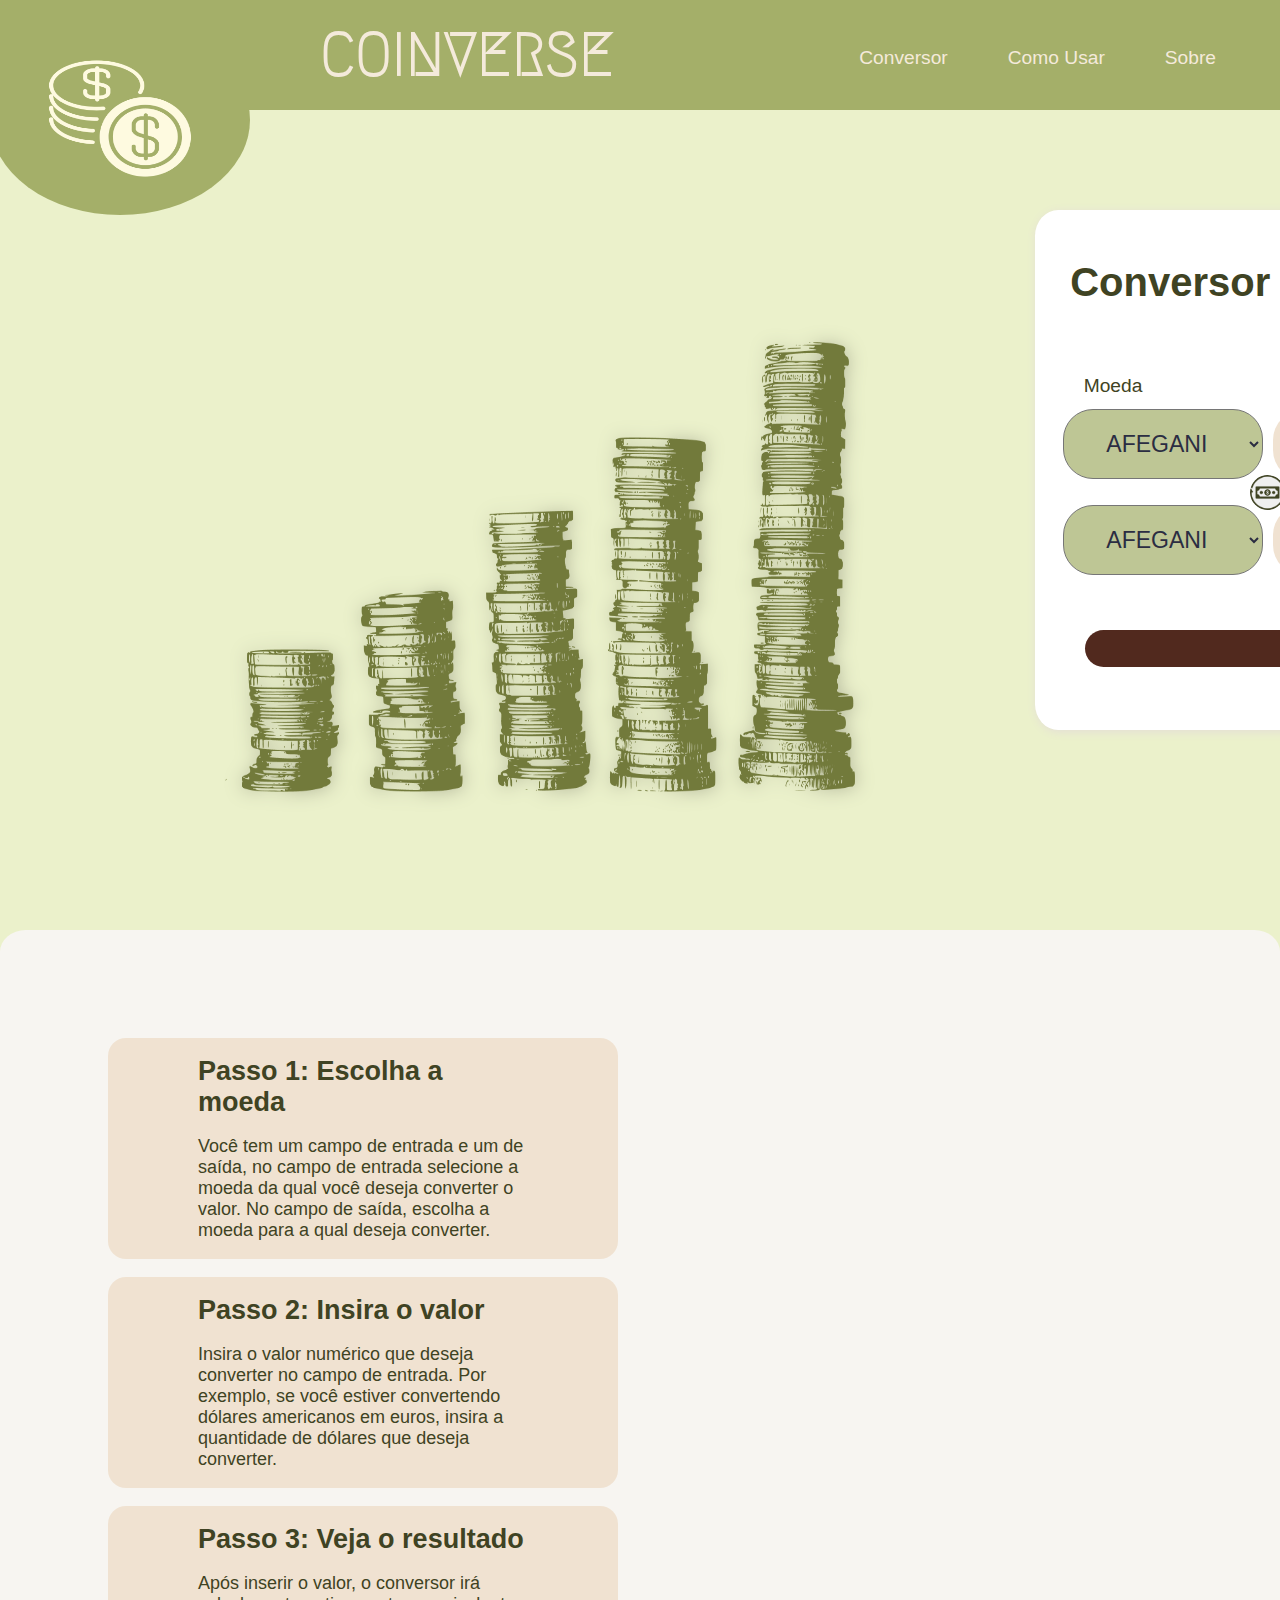
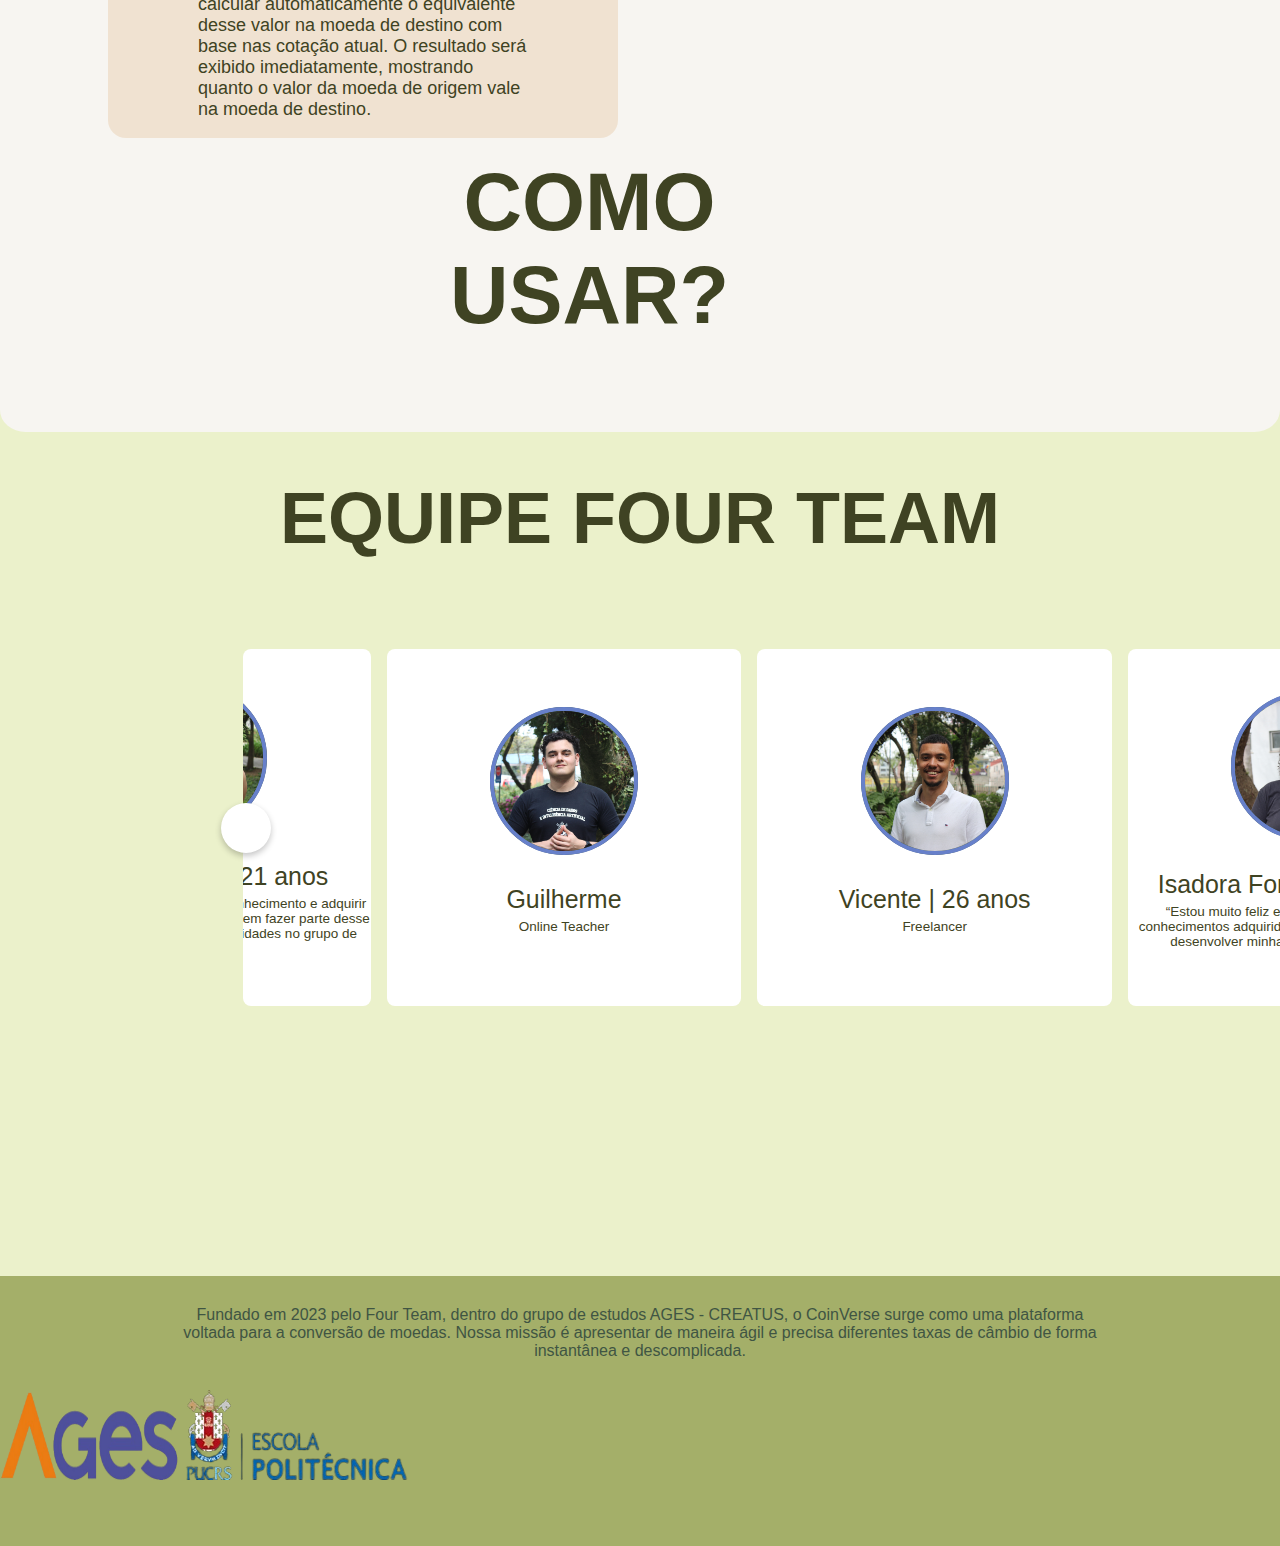
<file: projetoconversor-main/projetoconversor-main/projetomoeda/a/b.html>
<!DOCTYPE html>
<html lang="pt-br">
<head>
    <meta charset="UTF-8">
    <meta name="viewport" content="width=device-width, initial-scale=1.0">
    <link rel="stylesheet" href="estilo.css">
    <script src="script.js" defer></script>
  

    <title>Conversor</title>
</head>

   <header>
        <div class="titulo">
            <img src="images/logoo.png" alt="">
            <h1>COINVERSE</h1>
        </div>
     
         <ul>
           <li><a href="#conversor">Conversor</a></li>
           <li><a href="#ComoUsar">Como Usar</a></li>
           <li><a href="#equipe">Sobre</a></li>
          </ul>
   </header>
        
    <body>
      
      <section class="conversor" id="conversor">
       <img id="#moedas" src="images/mony.png" alt="">
        <div class="container">
            <div class="painel">
              <span id="tax_info1"><H2>Conversor de Moeda</H2></span>
              <div>
                <div>
                  <p id="moeda">Moeda</p>
                  <p id="valor">Valor</p>
                </div>
                <select id="from_currency">
                  <option value="AFN">AFEGANI</option>
                  <option value="ZAR">RAND</option>
                  <option value="ALL">LEK ALBANES</option>
                  <option value="BRL">REAL</option>
                  <option value="EUR">EURO</option>
                  <option value="USD">DOLLAR</option>
                  <option value="DZD">DINAR ARGELINO</option>
                  <option value="AOA">KWANZA</option>
                  <option value="XCD">DÓLAR DO CARIBE ORIENTAL</option>
                  <option value="ANG">FLORIM DO CARIBE</option>
                  <option value="SAR">RIAL SAUDITA</option>
                  <option value="ARS">PESO ARGENTINO</option>
                  <option value="AMD">DRAM ARMENIO</option>
                  <option value="AWG">FLORIM DE ARRUBA</option>
                  <option value="AUD">DÓLAR AUSTRLIANO</option>
                  <option value="AZN">MANAT</option>
                  <option value="BSD">DÓLAR DAS BAHAMAS</option>
                  <option value="BHD">DINAR DO BAHREIN</option>
                  <option value="BDT">TAKA</option>
                  <option value="BBD">DÓLAR DE BARBADOS</option>
                  <option value="BYR">RUBLO BIELORRUSSO</option>
                  <option value="BZD">DÓLAR DE BELIZE</option>
                  <option value="XOF">FRANCO CFA OCIDENTAL</option>
                  <option value="BMD">DÓLAR DAS BERMUDAS</option>
                  <option value="INR">RHOUP INDIANO</option>
                  <option value="BTN">NGULTRUM</option>
                  <option value="BOB">BOLIVIANO</option>
                  <option value="BOV">MVDOL</option>
                  <option value="BAM">MARCA CONVERSÍVEL</option>
                  <option value="BWP">PULA</option>
                  <option value="NOK">COROA NORUEGUESA</option>
                  <option value="BND">DÓLAR DE BRUNEI</option>
                  <option value="BGN">LEV BÚLGARO</option>
                  <option value="BIF">FRANCO DO BURUNDI</option>
                  <option value="KYD">DÓLAR DAS ILHAS CAYMAN</option>
                  <option value="KHR">RIEL</option>
                  <option value="XAF">FRANCO CFA DA ÁFRICA CENTRAL</option>
                  <option value="CAD">DÓLAR CANADENSE</option>
                  <option value="CV">ESCUDO DE CABO VERDE</option>
                  <option value="CLP">PESO CHILENO</option>
                  <option value="CLF">UNIDADE DE FOMENTO CHILENA</option>
                  <option value="CNY">RENMINBI CHINÊS</option>
                  <option value="COP">PESO COLOMBIANO</option>
                  <option value="COU">UNIDADE DE VALOR REAL COLOMBIANA</option>
                  <option value="KMF">FRANCO DAS COMORES</option>
                  <option value="CDF">FRANCO CONGOLÊS</option>
                  <option value="CRC">COLÓN COSTA-RIQUENHO</option>
                  <option value="HRK">KUNA CROATA</option>
                  <option value="CUP">PESO CUBANO</option>
                  <option value="CUC">PESO CUBANO CONVERSÍVEL</option>
                  <option value="CZK">COROA TCHÉCA</option>
                  <option value="DKK">COROA DINAMARQUESA</option>
                  <option value="DJF">FRANCO DJIBUTIENSE</option>
                  <option value="DOP">PESO DOMINICANO</option>
                  <option value="EGP">LIBRA EGÍPCIA</option>
                  <option value="ERN">NAKFA ERITREIA</option>
                  <option value="EEK">COROA ESTONIANA</option>
                  <option value="ETB">BIRR ETÍOPE</option>
                  <option value="FJD">DÓLAR DE FIJI</option>
                  <option value="GMD">DALASI GAMBIANO</option>
                  <option value="GEL">LARI GEORGIANO</option>
                  <option value="GHS">CEDI GANÊS</option>
                  <option value="GIP">LIBRA DE GIBRALTAR</option>
                  <option value="GTQ">QUETZAL GUATEMALTECO</option>
                  <option value="GNF">FRANCO GUINEENSE</option>
                  <option value="GYD">DÓLAR DA GUIANA</option>
                  <option value="HTG">GOURDE HAITIANO</option>
                  <option value="HNL">LEMPIRA HONDURENHA</option>
                  <option value="HKD">DÓLAR DE HONG KONG</option>
                  <option value="HUF">FORINT HÚNGARO</option>
                  <option value="ISK">COROA ISLANDESA</option>
                  <option value="IDR">RUPIA INDONÉSIA</option>
                  <option value="IRR">RIAL IRANIANO</option>
                  <option value="IQD">DINAR IRAQUIANO</option>
                  <option value="ILS">NOVO SHEKEL ISRAELENSE</option>
                  <option value="JMD">DÓLAR JAMAICANO</option>
                  <option value="JPY">IENE JAPONÊS</option>
                  <option value="JOD">DINAR JORDANIANO</option>
                  <option value="KZT">TENGE CAZAQUE</option>
                  <option value="KES">XELIM QUENIANO</option>
                  <option value="KPW">WON NORTE-COREANO</option>
                  <option value="KRW">WON SUL-COREANO</option>
                  <option value="KWD">DINAR KUWAITI</option>
                  <option value="KGS">SOM QUIRGUÍZ</option>
                  <option value="KWD">DINAR KUAITIANO</option>
                  <option value="KGS">SOM QUIRGUÍZ</option>
                  <option value="LAK">KIP DO LAOS</option>
                  <option value="LVL">LATS LETÃO</option>
                  <option value="LBP">LIBRA LIBANESA</option>
                  <option value="LSL">LOTI DO LESOTO</option>
                  <option value="LRD">DÓLAR LIBERIANO</option>
                  <option value="LYD">DINAR LÍBIO</option>
                  <option value="CHF">FRANCO SUÍÇO</option>
                  <option value="LTL">LITAS LITUANO</option>
                  <option value="MKD">DINAR MACEDÔNIO</option>
                  <option value="MGA">ARIARY DE MADAGASCAR</option>
                  <option value="MWK">KWACHA DO MALAUI</option>
                  <option value="MYR">RINGGIT MALAIO</option>
                  <option value="MVR">RUFIYAA DAS MALDIVAS</option>
                  <option value="XOF">FRANCO CFA DA ÁFRICA OCIDENTAL</option>
                  <option value="XAF">FRANCO CFA DA ÁFRICA CENTRAL</option>
                  <option value="XPF">FRANCO CFP</option>
                  <option value="MRO">OUGUIYA DA MAURITÂNIA</option>
                  <option value="MUR">RUPIA DE MAURÍCIA</option>
                  <option value="MXN">PESO MEXICANO</option>
                  <option value="MXV">UNIDADE DE INVESTIMENTO MEXICANA</option>
                  <option value="MDL">LEU MOLDAVO</option>
                  <option value="MNT">TUGRIK MONGOL</option>
                  <option value="MAD">DIRHAM MARROQUINO</option>
                  <option value="MZN">METICAL MOÇAMBICANO</option>
                  <option value="MMK">KYAT DE MIANMAR</option>
                  <option value="NAD">DÓLAR DA NAMÍBIA</option>
                  <option value="NPR">RUPIA NEPALESA</option>
                  <option value="NZD">DÓLAR NEOZELANDÊS</option>
                  <option value="NIO">CÓRDOBA NICARAGUENSE</option>
                  <option value="NGN">NAIRA NIGERIANA</option>
                  <option value="NOK">COROA NORUEGUESA</option>
                  <option value="OMR">RIAL OMANI</option>
                  <option value="PAB">BALBOA PANAMENHO</option>
                  <option value="PGK">KINA PAPUÁSIA-NOVA-GUINEENSE</option>
                  <option value="PYG">GUARANI PARAGUAIO</option>
                  <option value="PEN">SOL PERUANO</option>
                  <option value="PHP">PESO FILIPINO</option>
                  <option value="PLN">ZLOTY POLONÊS</option>
                  <option value="QAR">RIAL CATARI</option>
                  <option value="RON">LEU ROMENO</option>
                  <option value="RUB">RUBLO RUSSO</option>
                  <option value="RWF">FRANCO RUANDÊS</option>
                  <option value="WST">TALA SAMOANO</option>
                  <option value="STD">DOBRAS DE SÃO TOMÉ E PRÍNCIPE</option>
                  <option value="SAR">RIAL SAUDITA</option>
                  <option value="RSD">DINAR SÉRVIO</option>
                  <option value="SCR">RUPIA SEICHELENSE</option>
                  <option value="SLL">LEONE SERRA LEOSENSE</option>
                  <option value="SGD">DÓLAR SINGAPURENSE</option>
                  <option value="SKK">COROA ESLOVACA</option>
                  <option value="SBD">DÓLAR DAS ILHAS SALOMÃO</option>
                  <option value="SOS">XELIM SOMALI</option>
                  <option value="ZAR">RAND SUL-AFRICANO</option>
                  <option value="SSP">LIBRA SUL-SUDANESA</option>
                  <option value="LKR">RUPIA DO SRI LANKA</option>
                  <option value="SDG">LIBRA DO SUDÃO</option>
                  <option value="SRD">DÓLAR SURINAMÊS</option>
                  <option value="SZL">LILANGENI DA SUAZILÂNDIA</option>
                  <option value="SEK">COROA SUECA</option>
                  <option value="CHF">FRANCO SUÍÇO</option>
                  <option value="SYP">LIBRA SÍRIA</option>
                  <option value="TWD">NOVO DÓLAR DE TAIWAN</option>
                  <option value="TJS">SOMONI DO TAJIQUISTÃO</option>
                  <option value="TZS">XELIM DA TANZÂNIA</option>
                  <option value="THB">BAHT TAILANDÊS</option>
                  <option value="TOP">PA'ANGA DE TONGA</option>
                  <option value="TTD">DÓLAR TRINITINO</option>
                  <option value="TND">DINAR TUNISIANO</option>
                  <option value="TRY">NOVA LIRA TURCA</option>
                  <option value="TMT">MANAT DO TURQUEMENISTÃO</option>
                  <option value="UGX">XELIM UGANDENSE</option>
                  <option value="UAH">GRÍVIA UCRANIANA</option>
                  <option value="AED">DIRHAM DOS EMIRADOS ÁRABES UNIDOS</option>
                  <option value="GBP">LIBRA ESTERLINA</option>
                  <option value="USD">DÓLAR DOS ESTADOS UNIDOS</option>
                  <option value="UYU">PESO URUGUAIO</option>
                  <option value="UZS">SUM UZBEQUE</option>
                  <option value="VUV">VATU VANUATUENSE</option>
                  <option value="VEF">BOLÍVAR VENEZUELANO</option>
                  <option value="VND">DONG VIETNAMITA</option>
                  <option value="YER">RIAL IEMENITA</option>
                  <option value="ZMW">QUACHA ZAMBIANA</option>
                  <option value="ZWL">DÓLAR ZIMBABUENSE</option>
                </select>
                <input type="number" id="from_ammount" value="1"/>
              </div>
          
              <button id="swap"></button>

              <div>
                
                <select id="to_currency"></select>
                <input type="number" id="to_ammount"/>
              </div>
              <span id="tax_info"></span>
            </div>
          </div>

          
          <script>
  
            const label_from_currency = document.getElementById('from_currency');
          const input_from_ammount = document.getElementById('from_ammount');
          const label_to_currency = document.getElementById('to_currency');
          const input_to_ammount = document.getElementById('to_ammount');
          const tax_info = document.getElementById('tax_info'); // Corrigi o erro aqui
          const swap = document.getElementById('swap');
          
          label_from_currency.addEventListener('change', calculate);
          input_from_ammount.addEventListener('input', calculate); // Corrigi o erro aqui
          label_to_currency.addEventListener('change', calculate);
          input_to_ammount.addEventListener('input', calculate); 
          
          swap.addEventListener('click',swapCurrencies);
          
          
          main();
          function main() {
            let currency = {
                  "AFN": "AFEGANI",
                  "ZAR": "RAND",
                  "ALL": "LEK ALBANES",
                  "BRL": "REAL",
                  "EUR": "EURO",
                  "USD": "DOLLAR",
                  "DZD": "DINAR ARGELINO",
                  "AOA": "KWANZA",
                  "XCD": "DÓLAR DO CARIBE ORIENTAL",
                  "ANG": "FLORIM DO CARIBE",
                  "SAR": "RIAL SAUDITA",
                  "ARS": "PESO ARGENTINO",
                  "AMD": "DRAM ARMENIO",      
                  "AWG": "FLORIM DE ARRUBA",
                  "AUD": "DÓLAR AUSTRLIANO",
                  "AZN": "MANAT",
                  "BSD":"DÓLAR DAS BAHAMAS",
                  "BHD":"DINAR DO BAHREIN",
                  "BDT":"TAKA",
                  "BBD":"DÓLAR DE BARBADOS",
                  "BYR":"RUBLO BIELORRUSSO",
                  "BZD":"DÓLAR DE BELIZE",
                  "XOF":"FRANCO CFA OCIDENTAL",
                  "BMD":"DÓLAR DAS BERMUDAS",
                  "INR":"RHOUP INDIANO",
                  "BTN":"NGULTRUM",
                  "BOB":"BOLIVIANO",
                  "BOV":"MVDOL",
                  "BAM":"MARCA CONVERSÍVEL",
                  "BWP":"PULA",
                  "NOK":"COROA NORUEGUESA",
                  "BND":"DÓLAR DE BRUNEI",
                  "BGN":"LEV BÚLGARO",
                  "BIF":"FRANCO DO BURUNDI",
                  "KYD":"DÓLAR DAS ILHAS CAYMAN",
                  "KHR":"RIEL",
                  "XAF":"FRANCO CFA CENTRAL",
                  "CAD":"DÓLAR CANADENSE",
                  "CV": "ESCUDO DE CABO VERDE",
                  "CLP":"PESO CHILENO",
                  "CLF": "UNIDADE DE FOMENTO CHILENA",
                  "CNY": "RENMINBI CHINÊS",
                  "COP": "PESO COLOMBIANO",
                  "COU": "UNIDADE DE VALOR REAL COLOMBIANA",
                  "KMF": "FRANCO DAS COMORES",
                  "CDF": "FRANCO CONGOLÊS",
                  "CRC": "COLÓN COSTA-RIQUENHO",
                  "HRK": "KUNA CROATA",
                  "CUP": "PESO CUBANO",
                  "CUC": "PESO CUBANO CONVERSÍVEL",
                  "CZK": "COROA TCHÉCA",
                  "DKK": "COROA DINAMARQUESA",
                  "DJF": "FRANCO DJIBUTIENSE",
                  "DOP": "PESO DOMINICANO",
                  "EGP": "LIBRA EGÍPCIA",
                  "ERN": "NAKFA ERITREIA",
                  "EEK": "COROA ESTONIANA",
                  "ETB": "BIRR ETÍOPE",
                  "FJD": "DÓLAR DE FIJI",
                  "GMD": "DALASI GAMBIANO",
                  "GEL": "LARI GEORGIANO",
                  "GHS": "CEDI GANÊS",
                  "GIP": "LIBRA DE GIBRALTAR",
                  "GTQ": "QUETZAL GUATEMALTECO",
                  "GNF": "FRANCO GUINEENSE",
                  "GYD": "DÓLAR DA GUIANA",
                  "HTG": "GOURDE HAITIANO",
                  "HNL": "LEMPIRA HONDURENHA",
                  "HKD": "DÓLAR DE HONG KONG",
                  "HUF": "FORINT HÚNGARO",
                  "ISK": "COROA ISLANDESA",
                  "IDR": "RUPIA INDONÉSIA",
                  "IRR": "RIAL IRANIANO",
                  "IQD": "DINAR IRAQUIANO",
                  "ILS": "NOVO SHEKEL ISRAELENSE",
                  "JMD": "DÓLAR JAMAICANO",
                  "JPY": "IENE JAPONÊS",
                  "JOD": "DINAR JORDANIANO",
                  "KZT": "TENGE CAZAQUE",
                  "KES": "XELIM QUENIANO",
                  "KPW": "WON NORTE-COREANO",
                  "KRW": "WON SUL-COREANO",
                  "KWD": "DINAR KUWAITI",
                  "KGS": "SOM QUIRGUIZ",
                  "KWD": "DINAR KUAITIANO",
                  "KGS": "SOM QUIRGUÍZ",
                  "LAK": "KIP DO LAOS",
                  "LVL": "LATS LETÃO",
                  "LBP": "LIBRA LIBANESA",
                  "LSL": "LOTI DO LESOTO",
                  "LRD": "DÓLAR LIBERIANO",
                  "LYD": "DINAR LÍBIO",
                  "CHF": "FRANCO SUÍÇO",
                  "LTL": "LITAS LITUANO",
                  "MKD": "DINAR MACEDÔNIO",
                  "MGA": "ARIARY DE MADAGASCAR",
                  "MWK": "KWACHA DO MALAUI",
                  "MYR": "RINGGIT MALAIO",
                  "MVR": "RUFIYAA DAS MALDIVAS",
                  "XOF": "FRANCO CFA DA ÁFRICA OCIDENTAL",
                  "XAF": "FRANCO CFA DA ÁFRICA CENTRAL",
                  "XPF": "FRANCO CFP",
                  "MRO": "OUGUIYA DA MAURITÂNIA",
                  "MUR": "RUPIA DE MAURÍCIA",
                  "MXN": "PESO MEXICANO",
                  "MXV": "UNIDADE DE INVESTIMENTO MEXICANA",
                  "MDL": "LEU MOLDAVO",
                  "MNT": "TUGRIK MONGOL",
                  "MAD": "DIRHAM MARROQUINO",
                  "MZN": "METICAL MOÇAMBICANO",
                  "MMK": "KYAT DE MIANMAR",
                  "NAD": "DÓLAR DA NAMÍBIA",
                  "NPR": "RUPIA NEPALESA",
                  "NZD": "DÓLAR NEOZELANDÊS",
                  "NIO": "CÓRDOBA NICARAGUENSE",
                  "NGN": "NAIRA NIGERIANA",
                  "NOK": "COROA NORUEGUESA",
                  "OMR": "RIAL OMANI",
                  "PAB": "BALBOA PANAMENHO",
                  "PGK": "KINA PAPUÁSIA-NOVA-GUINEENSE",
                  "PYG": "GUARANI PARAGUAIO",
                  "PEN": "SOL PERUANO",
                  "PHP": "PESO FILIPINO",
                  "PLN": "ZLOTY POLONÊS",
                  "QAR": "RIAL CATARI",
                  "RON": "LEU ROMENO",
                  "RUB": "RUBLO RUSSO",
                  "RWF": "FRANCO RUANDÊS",
                  "WST": "TALA SAMOANO",
                  "STD": "DOBRAS DE SÃO TOMÉ E PRÍNCIPE",
                  "SAR": "RIAL SAUDITA",
                  "RSD": "DINAR SÉRVIO",
                  "SCR": "RUPIA SEICHELENSE",
                  "SLL": "LEONE SERRA LEOSENSE",
                  "SGD": "DÓLAR SINGAPURENSE",
                  "SKK": "COROA ESLOVACA",
                  "SBD": "DÓLAR DAS ILHAS SALOMÃO",
                  "SOS": "XELIM SOMALI",
                  "ZAR": "RAND SUL-AFRICANO",
                  "SSP": "LIBRA SUL-SUDANESA",
                  "LKR": "RUPIA DO SRI LANKA",
                  "SDG": "LIBRA DO SUDÃO",
                  "SRD": "DÓLAR SURINAMÊS",
                  "SZL": "LILANGENI DA SUAZILÂNDIA",
                  "SEK": "COROA SUECA",
                  "CHF": "FRANCO SUÍÇO",
                  "SYP": "LIBRA SÍRIA",
                  "TWD": "NOVO DÓLAR DE TAIWAN",
                  "TJS": "SOMONI DO TAJIQUISTÃO",
                  "TZS": "XELIM DA TANZÂNIA",
                  "THB": "BAHT TAILANDÊS",
                  "TOP": "PA'ANGA DE TONGA",
                  "TTD": "DÓLAR TRINITINO",
                  "TND": "DINAR TUNISIANO",
                  "TRY": "NOVA LIRA TURCA",
                  "TMT": "MANAT DO TURQUEMENISTÃO",
                  "UGX": "XELIM UGANDENSE",
                  "UAH": "GRÍVIA UCRANIANA",
                  "AED": "DIRHAM DOS EMIRADOS ÁRABES UNIDOS",
                  "GBP": "LIBRA ESTERLINA",
                  "USD": "DÓLAR DOS ESTADOS UNIDOS",
                  "UYU": "PESO URUGUAIO",
                  "UZS": "SUM UZBEQUE",
                  "VUV": "VATU VANUATUENSE",
                  "VEF": "BOLÍVAR VENEZUELANO",
                  "VND": "DONG VIETNAMITA",
                  "YER": "RIAL IEMENITA",
                  "ZMW": "QUACHA ZAMBIANA",
                  "ZWL": "DÓLAR ZIMBABUENSE"
                  
            }
            options = [];
            for (let [key, value] of Object.entries(currency)) {
              options.push(`<option value='${key}'>${value}</option>`);
            }
            label_to_currency.innerHTML = options.join('\n'); // Corrigi o erro aqui
            
            calculate();
          }
          function swapCurrencies() {
            let temp = label_from_currency.value;
            label_from_currency.value = label_to_currency.value;
            label_to_currency.value = temp;
            calculate();
          }
          
          
          async function getURL(url) {
            return (await fetch(url)).json();
          }
          function getinfoSelect(select) {
            return select.options[select.selectedIndex].text;
          }
          async function calculate() {
            let from = label_from_currency.value;
            let to = label_to_currency.value;
            
            let { rates } = await getURL(`https://api.exchangerate-api.com/v4/latest/${from}`);
            let rate = rates[to];
            tax_info.innerText = `1 ${getinfoSelect(label_from_currency)} = ${rate} ${getinfoSelect(label_to_currency)}`;
            input_to_ammount.value = (input_from_ammount.value * rate).toFixed(2);}
            
            
            </script>
            </section>

            <section id="ComoUsar">
      
              <div id="passos"> 
                <h2 id="passo">Passo 1: Escolha a moeda</h2>
                <p id="texto">Você tem um campo de entrada e um
                    de saída, no campo de entrada
                    selecione a moeda da qual você deseja
                    converter o valor. No campo de saída,
                    escolha a moeda para a qual deseja
                    converter.</p>
              </div>
              <div id="passos">
                    <h2 id="passo">Passo 2: Insira o valor</h2>
                    <p id="texto">Insira o valor numérico que deseja
                        converter no campo de entrada. Por
                        exemplo, se você estiver convertendo
                        dólares americanos em euros, insira a
                        quantidade de dólares que deseja
                        converter.</p>
              </div>
              <div id="passos">
              <h2 id="passo">Passo 3: Veja o resultado</h2>
                <p id="texto">Após inserir o valor, o conversor irá
                    calcular automaticamente o equivalente
                    desse valor na moeda de destino com
                    base nas cotação atual. O resultado
                    será exibido imediatamente, mostrando
                    quanto o valor da moeda de origem
                    vale na moeda de destino.</p>
              </div> 
              <div id="usar">
                <H2>COMO USAR?</H2>
              </div>
            </section>

            <section id="equipe">
              <div>
                <h3 id="sobre">EQUIPE FOUR TEAM</h3>
              </div>
              <div class="wrapper">
                <i id="left" class="fa-solid fa-angle-left"></i>
                <ul class="carousel">
                  <li class="card">
                    <div class="img"><img src="images/img1.jpeg" alt="img" draggable="false"></div>
                    <h2>Isadora Fonseca | 20 anos</h2>
                    <span>“Estou muito feliz em poder compartilhar meus conhecimentos adquiridos
                      no grupo de estudos e poder desenvolver minhas habilidades com o time.”</span>
                  </li>
                  <li class="card">
                    <div class="img"><img src="images/img2.jpeg" alt="img" draggable="false"></div>
                    <h2>Isadora Morari | 21 anos</h2>
                    <span>“É muito gratificante compartilhar conhecimento e adquirir novas experiências. Estou muito feliz em fazer parte desse time e de desenvolver minhas habilidades no grupo de estudos. ”</span>
                  </li>
                  <li class="card">
                    <div class="img"><img src="images/img3.jpeg" alt="img" draggable="false"></div>
                    <h2>Guilherme</h2>
                    <span>Online Teacher</span>
                  </li>
                  <li class="card">
                    <div class="img"><img src="images/img4.jpeg" alt="img" draggable="false"></div>
                    <h2>Vicente | 26 anos</h2>
                    <span>Freelancer</span>
                  </li>
                  
                </ul>
                <i id="right" class="fa-solid fa-angle-right"></i>
              </div>
            </section>

            <footer> 
              <div>
                   <p>Fundado em 2023 pelo Four Team, dentro do grupo de estudos AGES - CREATUS, o CoinVerse surge como uma plataforma voltada para a conversão de moedas. Nossa missão é apresentar de maneira ágil e precisa diferentes taxas de câmbio de forma instantânea e descomplicada.</p>
               </div>
               <div>
                <img id="logoages" src="images/logoages.png" alt="">
                <img id="politecnica" src="images/politecnica.png" alt="">
               </div>
            </footer>

          </body>
          </html>
</file>
<file: projetoconversor-main/projetomoeda/a/estilo.css>
@import url('https://fonts.googleapis.com/css2?family=Megrim&display=swap');
*{
    margin: 0;
    padding: 0;
}

html{
    scroll-behavior: smooth; 
}

body{
    background: #EBF1CB;
    margin: 0;
    
}
header{
    background-color: #A4AF69;
    display: flex;
    justify-content: space-between;
    height: 110px;
    flex-wrap: wrap;
    margin-bottom: 10px;
    position: fixed;
    top: 0;
    left: 0;
    width: 100%;
    z-index: 1;
    margin-right: 80px;
    
}

header:first-child{
    margin-right: 0;
}

header img{
    width: 260px;
    height: 190px;
    margin-top: 5px;
    margin-left: -60px;
    z-index: 1;
    border-radius: 450%;
}

header h1{
  font-family: 'Megrim', cursive;
}

header .titulo{
color: #3F4323;
margin-right: 190px;
padding-top: 30px;
flex-wrap: wrap;
display: flex;
gap: 70px;

font-size: 30px;
margin-left: 30px;
padding: 20px;
font-family: Megrim;
}

header ul{
    list-style: none;
    display: flex;
    gap: 60px;
    align-items: center;
    justify-content: right;
    padding-right: 5%;
    flex-wrap: wrap;
    margin-top: -120px;
}

header a{
    text-decoration: none;
    color: #3F4323;
    transition: 0.8s;
    font-size: larger;
    font-family:Arial, Helvetica, sans-serif;
}

header a:hover{
    color: #ffffff;
}

.conversor{
    display: flex;
    justify-content: space-between;
    margin: 0;
    padding: 0px;
    background-color: #EBF1CB;
    width: 100%;
   
    border-radius: 20px;
    gap: -20vh;
    font-family: Arial, Helvetica, sans-serif;
}

.conversor img {
    width: 70vh;
    height: 50vh;
    margin-left: 25vh;
    margin-top: 38vh;
    filter: drop-shadow(1px 1px 9px #b7bb9e)
}

.container{
    display: flex;
    justify-content: center;
    text-align: center;
    height: 100vh;
    
    margin-right: 10vh;
    margin-left: 10vh;
    margin-top: 18vh;
    z-index: 0;
    padding-top: 3rem;
    

}

.painel{
    color: #F4EADB;
    padding: 0%; 
    border: 3px ; 
    border-radius:5%; 
    background-color: #ffffff; 
    height: 520px;
    width: 466px;
    margin-right: 20vh;
    margin-left: 10vh;
    position: relative;
    font-size: larger;
    box-shadow: 1px 2px 10px #e4ded7;
}

#tax_info1 h2{
    color: #3F4323;
    font-size:40px;
    border-top: 50px;
    margin-top: 50px;
    font-family: Arial, Helvetica, sans-serif;
    
}


#swap {
    cursor: pointer;
    display: block;
    padding: 0%; 
    width: 35px; 
    height: 35px;
    border-radius:100%; 
    background-image: url('images/conversor.png');
    background-position: center;
    background-size: cover;
    margin-left: 215px;
    margin-right: 20px;;
    position: relative;
    align-items: center;
    top: 55px;
    bottom: 60px;
    border: none;
}

#moeda{
    top: 70px;
    position: relative;;
    margin-right: 310px;
    color: #3F4323;
    font-family: Arial, Helvetica, sans-serif;
}

#valor{
    top: 50px;
    color: #3F4323;
    position: relative;
    margin-left: 75px;
    font-family: Arial, Helvetica, sans-serif;
}

#from_currency{
    cursor: pointer;
    color:#2B2D42;
    background-color: #BEC695;
    font-size: larger;
    border-radius: 30px;
    width: 200px;
    height: 70px;
    text-align: center;
    top: 60px;
    position: relative;
    font-family: Arial, Helvetica, sans-serif;
}
#from_ammount{
    color: #2B2D42;
    background-color: #F0E2D1;
    font-size: larger;
    width: 150px;
    border-radius: 30px;
    width: 200px;
    height: 70px;
    text-align: center;
    position: relative;
    top: 60px;
    border-style: none;
    margin-left: 5px;
    font-family: Arial, Helvetica, sans-serif;

}

#to_currency{
    cursor: pointer;
    color: #2B2D42;
    background-color: #BEC695;
    font-size: larger;
    border-radius: 30px;
    width: 200px;
    height: 70px;
    text-align: center;
    justify-content: center;
    position: relative;
    top: 50px;
    font-family: Arial, Helvetica, sans-serif;
}

#to_ammount{
    color: #2B2D42;
    background-color: #F0E2D1;
    font-size: larger;
    width: 150px;
    border-radius: 30px;
    width: 200px;
    height: 70px;
    text-align: center;
    justify-content: center;
    position: relative;
    top: 50px;
    border-style: none;
    margin-left: 5px;
    font-family: Arial, Helvetica, sans-serif;

}


#tax_info{
    border-radius: 10;
    background-color: #51291E;
    color: #fff;
    border-radius: 20px;
    font-size: medium;
    font-family: Arial, Helvetica, sans-serif;

    height: 2.3125rem;
    margin: 5 5 0rem;
    padding: 0.5rem;
    width: 80%;
    top: 350px;
    margin-left: 50px;
    margin-top: 70px;

    display: block;
    box-sizing: border-box;
    align-items: center;
    position: absolute;
}
#converter{
  margin-right: 260px;
}

#ComoUsar {
    background-color: #F3F6DF;
    display:block;
    align-items: center; 
    padding-left: 120vh;
    padding: 10vh;
    padding-bottom: 10vh;
    font-size: 2vh;
    margin-top: -20vh;
    margin-left: 0vh;
    margin-bottom: 1vh;
    color: #3F4323;
    border-radius:2%; 
    font-family: Arial, Helvetica, sans-serif;
}

#passos {
    background-color: #e0e4c5;
    color: #3F4323;
    font-size: 2vh;
    width: 30%;
    height: 30%;
    font-family: 'inter', sans-serif;
    padding-top: 1vh;
    padding-left: 10vh;
    padding-right: 10vh;
    padding-bottom: 2vh;
    margin-left: 17vh;
    margin-top: 5vh;
    margin-right: 0;
    border-radius:2vh;
    font-family: Arial, Helvetica, sans-serif; 
}

#passos:first-child{
  margin-top: 0;
}

#passo {
    margin-bottom: 2vh;
    margin-top: 1vh;
    font-family: Arial, Helvetica, sans-serif;
}

#usar {
  display: flex;
  text-align: left;
  margin-left: 120vh;
  margin-top: -45vh;
  margin-bottom: 40vh;
  width: 5vh;
  font-size: 6vh;
  font-family: Arial, Helvetica, sans-serif;
}


section #equipe{
  margin-top: 5vh;
}

#sobre{
    text-align: center;
    color: #3F4323;
    font-size: 8vh;
    margin-top: 5vh;
    margin-bottom: vh;
    font-family: Arial, Helvetica, sans-serif;
}

.wrapper {
    max-width: 1100px;
    width: 100%;
    position: relative;
    margin-left: 27vh;
    margin-right: 0vh;
    margin-bottom: 30vh;
    margin-top: 10vh;
  }
  .wrapper i {
    top: 50%;
    height: 50px;
    width: 50px;
    cursor: pointer;
    font-size: 1.25rem;
    position: absolute;
    text-align: center;
    line-height: 50px;
    background: #fff;
    border-radius: 50%;
    box-shadow: 0 3px 6px rgba(0,0,0,0.23);
    color: #405543;
    transform: translateY(-50%);
    transition: transform 0.1s linear;
  }
  .wrapper i:active{
    transform: translateY(-50%) scale(0.85);
  }
  .wrapper i:first-child{
    left: -22px;
  }
  .wrapper i:last-child{
    right: -22px;
  }
  .wrapper .carousel{
    display: grid;
    grid-auto-flow: column;
    grid-auto-columns: calc((100% / 3) - 12px);
    overflow-x: auto;
    scroll-snap-type: x mandatory;
    gap: 16px;
    border-radius: 8px;
    scroll-behavior: smooth;
    scrollbar-width: none;
  }
  .carousel::-webkit-scrollbar {
    display: none;
  }
  .carousel.no-transition {
    scroll-behavior: auto;
  }
  .carousel.dragging {
    scroll-snap-type: none;
    scroll-behavior: auto;
  }
  .carousel.dragging .card {
    cursor: grab;
    user-select: none;
  }
  .carousel :where(.card, .img) {
    display: flex;
    justify-content: center;
    align-items: center;
  }
  .carousel .card {
    scroll-snap-align: start;
    height: 342px;
    list-style: none;
    background: #fff;
    cursor: pointer;
    padding-bottom: 15px;
    flex-direction: column;
    border-radius: 8px;
  }
  .carousel .card .img {
    background: #405543;
    height: 148px;
    width: 148px;
    border-radius: 50%;
  }
  .card .img img {
    width: 140px;
    height: 140px;
    border-radius: 50%;
    object-fit: cover;
    border: 4px solid #55360a;
    margin-left: 0;
    margin-top: 0;
  }
  .carousel .card h2 {
    font-weight: 500;
    font-size: 1.56rem;
    margin: 30px 0 5px;
    color: #3F4323;
    font-family: Arial, Helvetica, sans-serif;
  }
  .carousel .card span {
    color: #3F4323;
    font-size: 1.5vh;
    text-align: center;
    padding: o.5vh;
    font-family: Arial, Helvetica, sans-serif;
  }

  #linkedin{
    width: 3vh;
    height: 3vh;
    margin: 2vh;
  }

  a:hover #linkedin{
    background-color: #b0b494;
    transition: 0.4s;
  }
  
  @media screen and (max-width: 900px) {
    .wrapper .carousel {
      grid-auto-columns: calc((100% / 2) - 9px);
    }
  }
  
  @media screen and (max-width: 600px) {
    .wrapper .carousel {
      grid-auto-columns: 100%;
    }
  }


footer{
    background-color: #A4AF69;
    height: 30vh;
    align-items: center;
    width: 100;
    display: block;
}

footer p{
    margin-right: 140px;
    margin-left: 140px;
    word-break: normal;
    text-align: center;
    padding: 30px;
    color: #405543;
    font-family: Arial, Helvetica, sans-serif;
}

#converter{
    margin-top: 50px;
}

.logos{
  display: flex;
  justify-content:center;
  gap: 10vh;
  margin-top: 5vh;
}

#logoages{
    width: 18vh;
    height: 6vh;
    margin-top: 0;
    padding: 0;
}

#politecnica{
    width: 19vh;
    height: 8vh;
    margin-top: 0;
}

#logocreatus{
  width: 20vh;
  height: 6vh;
  margin-top: 0;
}
</file>
<file: projetoconversor-main/projetoconversor-main/projetomoeda/a/estilo.css>
@import url('https://fonts.googleapis.com/css2?family=Megrim&display=swap');
*{
    margin: 0;
    padding: 0;
}

html{
    scroll-behavior: smooth; 
}

body{
    background: #EBF1CB;
    margin: 0;
    
}
header{
    background-color: #A4AF69;
    display: flex;
    justify-content: space-between;
    height: 110px;
    flex-wrap: wrap;
    margin-bottom: 10px;
    position: fixed;
    top: 0;
    left: 0;
    width: 100%;
    z-index: 1;
    margin-right: 80px;
    
}

header:first-child{
    margin-right: 0;
}

header img{
    width: 260px;
    height: 190px;
    margin-top: 5px;
    margin-left: -60px;
    z-index: 1;
    border-radius: 450%;
}

header h1{
  font-family: 'Megrim', cursive;
}

header .titulo{
color: #F4EADB;
margin-right: 190px;
padding-top: 30px;
flex-wrap: wrap;
display: flex;
gap: 70px;

font-size: 30px;
margin-left: 30px;
padding: 20px;
font-family: Megrim;
}

header ul{
    list-style: none;
    display: flex;
    gap: 60px;
    align-items: center;
    justify-content: right;
    padding-right: 5%;
    flex-wrap: wrap;
    margin-top: -120px;
}

header a{
    text-decoration: none;
    color: #F4EADB;
    transition: 0.8s;
    font-size: larger;
    font-family:Arial, Helvetica, sans-serif;
}

header a:hover{
    color: #51291E;
}

.conversor{
    display: flex;
    justify-content: space-between;
    margin: 0;
    padding: 0px;
    background-color: #EBF1CB;
    width: 100%;
   
    border-radius: 20px;
    gap: -20vh;
    font-family: Arial, Helvetica, sans-serif;
}

.conversor img {
    width: 70vh;
    height: 50vh;
    margin-left: 25vh;
    margin-top: 38vh;
    filter: drop-shadow(1px 1px 9px #b7bb9e)
}

.container{
    display: flex;
    justify-content: center;
    text-align: center;
    height: 100vh;
    
    margin-right: 10vh;
    margin-left: 10vh;
    margin-top: 18vh;
    z-index: 0;
    padding-top: 3rem;
    

}

.painel{
    color: #F4EADB;
    padding: 0%; 
    border: 3px ; 
    border-radius:5%; 
    background-color: #ffffff; 
    height: 520px;
    width: 466px;
    margin-right: 20vh;
    margin-left: 10vh;
    position: relative;
    font-size: larger;
    box-shadow: 1px 2px 10px #e4ded7;
}

#tax_info1 h2{
    color: #3F4323;
    font-size:40px;
    border-top: 50px;
    margin-top: 50px;
    font-family: Arial, Helvetica, sans-serif;
    
}


#swap {
    cursor: pointer;
    display: block;
    padding: 0%; 
    width: 35px; 
    height: 35px;
    border-radius:100%; 
    background-image: url('images/conversor.png');
    background-position: center;
    background-size: cover;
    margin-left: 215px;
    margin-right: 20px;;
    position: relative;
    align-items: center;
    top: 55px;
    bottom: 60px;
    border: none;
}

#moeda{
    top: 70px;
    position: relative;;
    margin-right: 310px;
    color: #3F4323;
    font-family: Arial, Helvetica, sans-serif;
}

#valor{
    top: 50px;
    color: #3F4323;
    position: relative;
    margin-left: 75px;
    font-family: Arial, Helvetica, sans-serif;
}

#from_currency{
    cursor: pointer;
    color:#2B2D42;
    background-color: #BEC695;
    font-size: larger;
    border-radius: 30px;
    width: 200px;
    height: 70px;
    text-align: center;
    top: 60px;
    position: relative;
    font-family: Arial, Helvetica, sans-serif;
}
#from_ammount{
    color: #2B2D42;
    background-color: #F0E2D1;
    font-size: larger;
    width: 150px;
    border-radius: 30px;
    width: 200px;
    height: 70px;
    text-align: center;
    position: relative;
    top: 60px;
    border-style: none;
    margin-left: 5px;
    font-family: Arial, Helvetica, sans-serif;

}

#to_currency{
    cursor: pointer;
    color: #2B2D42;
    background-color: #BEC695;
    font-size: larger;
    border-radius: 30px;
    width: 200px;
    height: 70px;
    text-align: center;
    justify-content: center;
    position: relative;
    top: 50px;
    font-family: Arial, Helvetica, sans-serif;
}

#to_ammount{
    color: #2B2D42;
    background-color: #F0E2D1;
    font-size: larger;
    width: 150px;
    border-radius: 30px;
    width: 200px;
    height: 70px;
    text-align: center;
    justify-content: center;
    position: relative;
    top: 50px;
    border-style: none;
    margin-left: 5px;
    font-family: Arial, Helvetica, sans-serif;

}


#tax_info{
    border-radius: 10;
    background-color: #51291E;
    color: #fff;
    border-radius: 20px;
    font-size: medium;
    font-family: Arial, Helvetica, sans-serif;

    height: 2.3125rem;
    margin: 5 5 0rem;
    padding: 0.5rem;
    width: 80%;
    top: 350px;
    margin-left: 50px;
    margin-top: 70px;

    display: block;
    box-sizing: border-box;
    align-items: center;
    position: absolute;
}
#converter{
  margin-right: 260px;
}

#ComoUsar {
    background-color: #f7f5f1;
    display: block;
    align-items: center; 
    padding-left: 120vh;
    padding: 10vh;
    padding-bottom: 10vh;
    font-size: 2vh;
    margin-top: -20vh;
    margin-left: 0vh;
    margin-bottom: 1vh;
    color: #3F4323;
    border-radius:2%; 
    font-family: Arial, Helvetica, sans-serif;
}

#passos {
    display: block;
    background-color: #F0E2D1;
    color: #3F4323;
    font-size: 2vh;
    width: 30%;
    height: 30%;
    font-family: 'inter', sans-serif;
    padding-top: 1vh;
    padding-left: 10vh;
    padding-right: 10vh;
    padding-bottom: 2vh;
    margin: 2vh;
    border-radius:2vh;
    font-family: Arial, Helvetica, sans-serif; 
}

#passo {
    margin-bottom: 2vh;
    margin-top: 1vh;
    font-family: Arial, Helvetica, sans-serif;
}

#usar {
    display: flex;
    text-align: center;
    margin-left: 40vh;
    width: 5vh;
    font-size: 6vh;
    font-family: Arial, Helvetica, sans-serif;
}


section #equipe{
  margin-top: 5vh;
}

#sobre{
    text-align: center;
    color: #3F4323;
    font-size: 8vh;
    margin-top: 5vh;
    margin-bottom: vh;
    font-family: Arial, Helvetica, sans-serif;
}

.wrapper {
    max-width: 1100px;
    width: 100%;
    position: relative;
    margin-left: 27vh;
    margin-right: 0vh;
    margin-bottom: 30vh;
    margin-top: 10vh;
  }
  .wrapper i {
    top: 50%;
    height: 50px;
    width: 50px;
    cursor: pointer;
    font-size: 1.25rem;
    position: absolute;
    text-align: center;
    line-height: 50px;
    background: #fff;
    border-radius: 50%;
    box-shadow: 0 3px 6px rgba(0,0,0,0.23);
    transform: translateY(-50%);
    transition: transform 0.1s linear;
  }
  .wrapper i:active{
    transform: translateY(-50%) scale(0.85);
  }
  .wrapper i:first-child{
    left: -22px;
  }
  .wrapper i:last-child{
    right: -22px;
  }
  .wrapper .carousel{
    display: grid;
    grid-auto-flow: column;
    grid-auto-columns: calc((100% / 3) - 12px);
    overflow-x: auto;
    scroll-snap-type: x mandatory;
    gap: 16px;
    border-radius: 8px;
    scroll-behavior: smooth;
    scrollbar-width: none;
  }
  .carousel::-webkit-scrollbar {
    display: none;
  }
  .carousel.no-transition {
    scroll-behavior: auto;
  }
  .carousel.dragging {
    scroll-snap-type: none;
    scroll-behavior: auto;
  }
  .carousel.dragging .card {
    cursor: grab;
    user-select: none;
  }
  .carousel :where(.card, .img) {
    display: flex;
    justify-content: center;
    align-items: center;
  }
  .carousel .card {
    scroll-snap-align: start;
    height: 342px;
    list-style: none;
    background: #fff;
    cursor: pointer;
    padding-bottom: 15px;
    flex-direction: column;
    border-radius: 8px;
  }
  .carousel .card .img {
    background: #405543;
    height: 148px;
    width: 148px;
    border-radius: 50%;
  }
  .card .img img {
    width: 140px;
    height: 140px;
    border-radius: 50%;
    object-fit: cover;
    border: 4px solid #6780ca;
    margin-left: 0;
    margin-top: 0;
  }
  .carousel .card h2 {
    font-weight: 500;
    font-size: 1.56rem;
    margin: 30px 0 5px;
    color: #3F4323;
    font-family: Arial, Helvetica, sans-serif;
  }
  .carousel .card span {
    color: #3F4323;
    font-size: 1.5vh;
    text-align: center;
    padding: o.5vh;
    font-family: Arial, Helvetica, sans-serif;
  }
  
  @media screen and (max-width: 900px) {
    .wrapper .carousel {
      grid-auto-columns: calc((100% / 2) - 9px);
    }
  }
  
  @media screen and (max-width: 600px) {
    .wrapper .carousel {
      grid-auto-columns: 100%;
    }
  }


footer{
    background-color: #A4AF69;
    height: 30vh;
    align-items: center;
    width: 100;
    display: block;
}

footer p{
    margin-right: 140px;
    margin-left: 140px;
    word-break: normal;
    text-align: center;
    padding: 30px;
    color: #405543;
    font-family: Arial, Helvetica, sans-serif;
}

#converter{
    margin-top: 50px;
}

#logoages{
    width: 20vh;
    height: 10vh;
    margin-top: 0;
    padding: 0;
}

#politecnica{
    width: 25vh;
    height: 10vh;
    margin-top: 0;
}
</file>
<file: projetomoeda/a/projetomoeda/a/estilo.css>
*{
    margin: 0;
    padding: 0;
}

html{
    scroll-behavior: smooth; 
}

body{
    background: #f0ebe4;
    margin: 0;
    
}
header{
    background-color: #A4AF69;
    display: flex;
    justify-content: space-between;
    height: 110px;
    flex-wrap: wrap;
    margin-bottom: 10px;
    position: fixed;
    top: 0;
    left: 0;
    width: 100%;
    z-index: 1;
    margin-right: 80px;
    
}

header:first-child{
    margin-right: 0;
}

header img{
    width: 260px;
    height: 190px;
    margin-top: 5px;
    margin-left: -60px;
    z-index: 1;
    border-radius: 450%;
}

header h1{
    font-family: Megrim;
}

header .titulo{
color: #F4EADB;
margin-right: 190px;
padding-top: 30px;
flex-wrap: wrap;
display: flex;
gap: 70px;

font-size: 30px;
margin-left: 30px;
padding: 20px;
font-family: Megrim;
}

header ul{
    list-style: none;
    display: flex;
    gap: 60px;
    align-items: center;
    justify-content: right;
    padding-right: 5%;
    flex-wrap: wrap;
    margin-top: -120px;
}

header a{
    text-decoration: none;
    color: #F4EADB;
    transition: 0.5s;
}

header a:hover{
    color: #646B38;
}

.conversor{
    display: flex;
    margin: 0;
    padding: 0px;
    background-color: #f0ebe4;
    width: 100%;
    
   
    border-radius: 20px;
}

img{
    width: 820px;
    height: 570px;
    margin-left: 185px;
    margin-top: 150px;
}

.container{
    display: flex;
    justify-content: center;
    text-align: center;
    height: 100vh;
    
    margin-right: 185px;
    left: 30%;
    margin-top: 180px;
    z-index: 0;
    padding-top: 3rem;
    

}

.painel{
    color: #F4EADB;
    padding: 0%; 
    border: 3px ; 
    border-radius:2%; 
    background-color: #A4AF69; 
    height: 520px;
    width: 466px;
    margin-right: 85px ;
    position: relative;
    font-size: larger;
}

#tax_info1 h2{
    color: #F4EADB;
    font-size:40px;
    border-top: 50px;
    margin-top: 50px;
    
}


#swap {
    cursor: pointer;
    display: block;
    padding: 0%; 
    width: 65px; 
    height: 65px;
    border-radius:100%; 
    background-color: #A4AF69;
    background-image: url('images/botao\ \(1\).png');
    background-position: center;
    background-size: cover;
    margin-left:202px;
    margin-right: 20px;;
    position: relative;
    align-items: center;
    top: 55px;
    bottom: 60px;
    border: none;
}

#moeda{
    top: 70px;
    position: relative;;
    margin-right: 310px;
    color: beige;
}

#valor{
    top: 50px;
    color: beige;
    position: relative;
    margin-left: 75px;
}

#from_currency{
    cursor: pointer;
    color:#2B2D42;
    background-color: #A5A58D;
    font-size: larger;
    border-radius: 30px;
    width: 200px;
    height: 70px;
    text-align: center;
    top: 60px;
    position: relative;
}
#from_ammount{
    color: #2B2D42;
    background-color: #dfd5d2;
    font-size: larger;
    width: 150px;
    border-radius: 30px;
    width: 200px;
    height: 70px;
    text-align: center;
    position: relative;
    top: 60px;
    border-style: none;
    margin-left: 5px;

}

#to_currency{
    cursor: pointer;
    color: #2B2D42;
    background-color: #A5A58D;
    font-size: larger;
    border-radius: 30px;
    width: 200px;
    height: 70px;
    text-align: center;
    justify-content: center;
    position: relative;
    top: 50px;
}

#to_ammount{
    color: #2B2D42;
    background-color: #dfd5d2;
    font-size: larger;
    width: 150px;
    border-radius: 30px;
    width: 200px;
    height: 70px;
    text-align: center;
    justify-content: center;
    position: relative;
    top: 50px;
    border-style: none;
    margin-left: 5px;

}


#tax_info{
    border-radius: 10;
    background-color: #F4EADB;
    color: #2B2D42;
    border-radius: 20px;
    font-size: medium;

    height: 2.3125rem;
    margin: 5 5 0rem;
    padding: 0.5rem;
    width: 80%;
    top: 350px;
    margin-left: 50px;
    margin-top: 70px;

    display: block;
    box-sizing: border-box;
    align-items: center;
    position: absolute;
}
#converter{
  margin-right: 260px;
}

#ComoUsar {
    display: flex;
    align-items: center; 
    padding-left: 120vh;
    padding: 10vh;
    padding-bottom: 10vh;
    font-size: 2vh;
    margin-top: -20vh;
    margin-left: 20vh;
    color: #3F4323;
    border-radius:2%; 
    
}

#passos {
    background-color: #EDE0D4;
    color: #3F4323;
    font-size: 2vh;
    width: 30%;
    height: 30%;
    font-family: 'inter', sans-serif;
    padding-top: 10vh;
    padding-left: 10vh;
    padding-right: 10vh;
    padding-bottom: 10vh;
    border-radius:2%; 
}

#usar {
    text-align: center;
    margin-left: 40vh;
    width: 5vh;
    font-size: 6vh;
}

#passo {
    margin-bottom: 2vh;
    margin-top: 1vh;
}



#equipe{
    text-align: center;
    color: #3F4323;
    font-size: 8vh;
    margin-top: 5vh;
}

.wrapper {
    max-width: 1100px;
    width: 100%;
    position: relative;
    margin-left: 39vh;
    margin-right: 0vh;
    margin-bottom: 30vh;
    margin-top: 20vh;
  }
  .wrapper i {
    top: 50%;
    height: 50px;
    width: 50px;
    cursor: pointer;
    font-size: 1.25rem;
    position: absolute;
    text-align: center;
    line-height: 50px;
    background: #fff;
    border-radius: 50%;
    box-shadow: 0 3px 6px rgba(0,0,0,0.23);
    transform: translateY(-50%);
    transition: transform 0.1s linear;
  }
  .wrapper i:active{
    transform: translateY(-50%) scale(0.85);
  }
  .wrapper i:first-child{
    left: -22px;
  }
  .wrapper i:last-child{
    right: -22px;
  }
  .wrapper .carousel{
    display: grid;
    grid-auto-flow: column;
    grid-auto-columns: calc((100% / 3) - 12px);
    overflow-x: auto;
    scroll-snap-type: x mandatory;
    gap: 16px;
    border-radius: 8px;
    scroll-behavior: smooth;
    scrollbar-width: none;
  }
  .carousel::-webkit-scrollbar {
    display: none;
  }
  .carousel.no-transition {
    scroll-behavior: auto;
  }
  .carousel.dragging {
    scroll-snap-type: none;
    scroll-behavior: auto;
  }
  .carousel.dragging .card {
    cursor: grab;
    user-select: none;
  }
  .carousel :where(.card, .img) {
    display: flex;
    justify-content: center;
    align-items: center;
  }
  .carousel .card {
    scroll-snap-align: start;
    height: 342px;
    list-style: none;
    background: #fff;
    cursor: pointer;
    padding-bottom: 15px;
    flex-direction: column;
    border-radius: 8px;
  }
  .carousel .card .img {
    background: #b9b6b5;
    height: 148px;
    width: 148px;
    border-radius: 50%;
  }
  .card .img img {
    width: 140px;
    height: 140px;
    border-radius: 50%;
    object-fit: cover;
    border: 4px solid #fff;
    margin-left: 0;
    margin-top: 0;
  }
  .carousel .card h2 {
    font-weight: 500;
    font-size: 1.56rem;
    margin: 30px 0 5px;
    color: #3F4323;
  }
  .carousel .card span {
    color: #3F4323;
    font-size: 1.5vh;
    text-align: center;
    padding: o.5vh;
  }
  
  @media screen and (max-width: 900px) {
    .wrapper .carousel {
      grid-auto-columns: calc((100% / 2) - 9px);
    }
  }
  
  @media screen and (max-width: 600px) {
    .wrapper .carousel {
      grid-auto-columns: 100%;
    }
  }


footer{
    background-color: #A4AF69;
    height: 30vh;
    align-items: center;
    width: 100;
    display: block;
}

footer p{
    margin-right: 140px;
    margin-left: 140px;
    word-break: normal;
    text-align: center;
    padding: 30px;
    color: #dfd5d2;
}

#converter{
    margin-top: 50px;
}

#logoages{
    width: 20vh;
    height: 10vh;
    margin-top: 0;
    padding: 0;
}

#politecnica{
    width: 25vh;
    height: 10vh;
    margin-top: 0;
}
</file>
<file: projetomoeda/a/estilo.css>
*{
    margin: 0;
    padding: 0;
}

html{
    scroll-behavior: smooth; /*rolagem suave do scroll*/
}

body{
    background: #f0ebe4;
    margin: 0;
    
}
header{
    background-color: #A4AF69;
    display: flex;
    justify-content: space-between;
    height: 110px;
    flex-wrap: wrap;
    margin-bottom: 10px;
    position: fixed;
    top: 0;
    left: 0;
    width: 100%;
    z-index: 1;
    margin-right: 80px;
    
}

header:first-child{
    margin-right: 0;
}

header img{
    width: 260px;
    height: 190px;
    margin-top: 5px;
    margin-left: -60px;
    z-index: 1;
    border-radius: 450%;
}

header h1{
    font-family: Megrim;
}

header .titulo{
color: #F4EADB;
margin-right: 190px;
padding-top: 30px;
flex-wrap: wrap;
display: flex;
gap: 70px;

font-size: 30px;
margin-left: 30px;
padding: 20px;
font-family: Megrim;
}

header ul{
    list-style: none;
    display: flex;
    gap: 60px;
    align-items: center;
    justify-content: right;
    padding-right: 5%;
    flex-wrap: wrap;
    margin-top: -120px;
}

header a{
    text-decoration: none;
    color: #F4EADB;
    transition: 0.5s;
}

header a:hover{
    color: #646B38;
}

.conversor{
    display: flex;
    margin: 0;
    padding: 0;
}

img{
    width: 820px;
    height: 570px;
    margin-left: 185px;
    margin-top: 150px;
}

.container{
    display: flex;
    justify-content: center;
    text-align: center;
    height: 100vh;
    margin-left: 10%;
    margin-right: 185px;
    left: 30%;
    margin-top: 180px;
    z-index: 0;
    padding-top: 3rem;

}

.painel{
    padding: 0%; 
    border: 3px ; 
    border-radius:2%; 
    background-color: #fefae0; 
    height: 520px;
    width: 466px;
    margin-right: 85px ;
    position: relative;
}

#tax_info1 h2{
    color: #dfd5d2;
    font-size:x-large;
    border-top: 50px;
    margin-top: 50px;
}


#swap {
    cursor: pointer;
    display: block;
    padding: 0%; 
    width: 40px; 
    height: 40px;
    border-radius:10%; 
    background-color: #4A4E69;
    background-image: url('images/conversor.png');
    background-position: center;
    background-size: cover;
    margin-left: 30vh;
    margin-right: 50%;;
    position: relative;
    align-items: center;
    top: 50px;
}

#moeda{
    top: 70px;
    position: relative;;
    margin-right: 310px;
    color: beige;
}

#valor{
    top: 50px;
    color: beige;
    position: relative;
    margin-left: 75px;
}

#from_currency{
    cursor: pointer;
    color:#2B2D42;
    background-color: #A5A58D;
    font-size: larger;
    border-radius: 30px;
    width: 200px;
    height: 70px;
    text-align: center;
    top: 60px;
    position: relative;
}
#from_ammount{
    color: #2B2D42;
    background-color: #dfd5d2;
    font-size: larger;
    width: 150px;
    border-radius: 30px;
    width: 200px;
    height: 70px;
    text-align: center;
    position: relative;
    top: 60px;

}

#to_currency{
    cursor: pointer;
    color: #2B2D42;
    background-color: #A5A58D;
    font-size: larger;
    border-radius: 30px;
    width: 200px;
    height: 70px;
    text-align: center;
    justify-content: center;
    position: relative;
    top: 20px;
}

#to_ammount{
    color: #2B2D42;
    background-color: #dfd5d2;
    font-size: larger;
    width: 150px;
    border-radius: 30px;
    width: 200px;
    height: 70px;
    text-align: center;
    justify-content: center;
    position: relative;
    top: 20px;

}


#tax_info{
    border-radius: 10;
    background-color: #F4EADB;
    color: #2B2D42;
    border-radius: 4px;
    font-size: 15px;

    height: 2.3125rem;
    margin: 5 5 0rem;
    padding: 0.5rem;
    width: 90%;
    top: 350px;
    margin-left: 30px;
    margin-top: 70px;

    display: block;
    box-sizing: border-box;
    align-items: center;
    position: absolute;
}

#ComoUsar {
    display: flex;
    align-items: center; 
    padding-left: 120vh;
    padding: 10vh;
    padding-bottom: 10vh;
    font-size: 2vh;
    margin-top: -20vh;
    margin-left: 20vh;
    color: #3F4323;
    
}

#passos {
    background-color: #EDE0D4;
    color: #3F4323;
    font-size: 2vh;
    width: 30%;
    height: 30%;
    font-family: 'inter', sans-serif;
    padding-top: 10vh;
    padding-left: 10vh;
    padding-right: 10vh;
    padding-bottom: 10vh;
}

#usar {
    text-align: center;
    margin-left: 40vh;
    width: 5vh;
    font-size: 6vh;
}

#passo {
    margin-bottom: 2vh;
    margin-top: 1vh;
}

#texto{

}

#equipe{
    text-align: center;
    color: #3F4323;
    font-size: 8vh;
    margin-top: 5vh;
}

.wrapper {
    max-width: 1100px;
    width: 100%;
    position: relative;
    margin-left: 39vh;
    margin-right: 0vh;
    margin-bottom: 30vh;
    margin-top: 20vh;
  }
  .wrapper i {
    top: 50%;
    height: 50px;
    width: 50px;
    cursor: pointer;
    font-size: 1.25rem;
    position: absolute;
    text-align: center;
    line-height: 50px;
    background: #fff;
    border-radius: 50%;
    box-shadow: 0 3px 6px rgba(0,0,0,0.23);
    transform: translateY(-50%);
    transition: transform 0.1s linear;
  }
  .wrapper i:active{
    transform: translateY(-50%) scale(0.85);
  }
  .wrapper i:first-child{
    left: -22px;
  }
  .wrapper i:last-child{
    right: -22px;
  }
  .wrapper .carousel{
    display: grid;
    grid-auto-flow: column;
    grid-auto-columns: calc((100% / 3) - 12px);
    overflow-x: auto;
    scroll-snap-type: x mandatory;
    gap: 16px;
    border-radius: 8px;
    scroll-behavior: smooth;
    scrollbar-width: none;
  }
  .carousel::-webkit-scrollbar {
    display: none;
  }
  .carousel.no-transition {
    scroll-behavior: auto;
  }
  .carousel.dragging {
    scroll-snap-type: none;
    scroll-behavior: auto;
  }
  .carousel.dragging .card {
    cursor: grab;
    user-select: none;
  }
  .carousel :where(.card, .img) {
    display: flex;
    justify-content: center;
    align-items: center;
  }
  .carousel .card {
    scroll-snap-align: start;
    height: 342px;
    list-style: none;
    background: #fff;
    cursor: pointer;
    padding-bottom: 15px;
    flex-direction: column;
    border-radius: 8px;
  }
  .carousel .card .img {
    background: #b9b6b5;
    height: 148px;
    width: 148px;
    border-radius: 50%;
  }
  .card .img img {
    width: 140px;
    height: 140px;
    border-radius: 50%;
    object-fit: cover;
    border: 4px solid #fff;
    margin-left: 0;
    margin-top: 0;
  }
  .carousel .card h2 {
    font-weight: 500;
    font-size: 1.56rem;
    margin: 30px 0 5px;
    color: #3F4323;
  }
  .carousel .card span {
    color: #3F4323;
    font-size: 1.5vh;
    text-align: center;
    padding: o.5vh;
  }
  
  @media screen and (max-width: 900px) {
    .wrapper .carousel {
      grid-auto-columns: calc((100% / 2) - 9px);
    }
  }
  
  @media screen and (max-width: 600px) {
    .wrapper .carousel {
      grid-auto-columns: 100%;
    }
  }


footer{
    background-color: #A4AF69;
    height: 30vh;
    align-items: center;
    width: 100;
    display: block;
}

footer p{
    margin-right: 140px;
    margin-left: 140px;
    word-break: normal;
    text-align: center;
    padding: 30px;
    color: #dfd5d2;
}

#converter{
    margin-top: 50px;
}

#logoages{
    width: 20vh;
    height: 10vh;
    margin-top: 0;
    padding: 0;
}

#politecnica{
    width: 25vh;
    height: 10vh;
    margin-top: 0;
}
</file>
